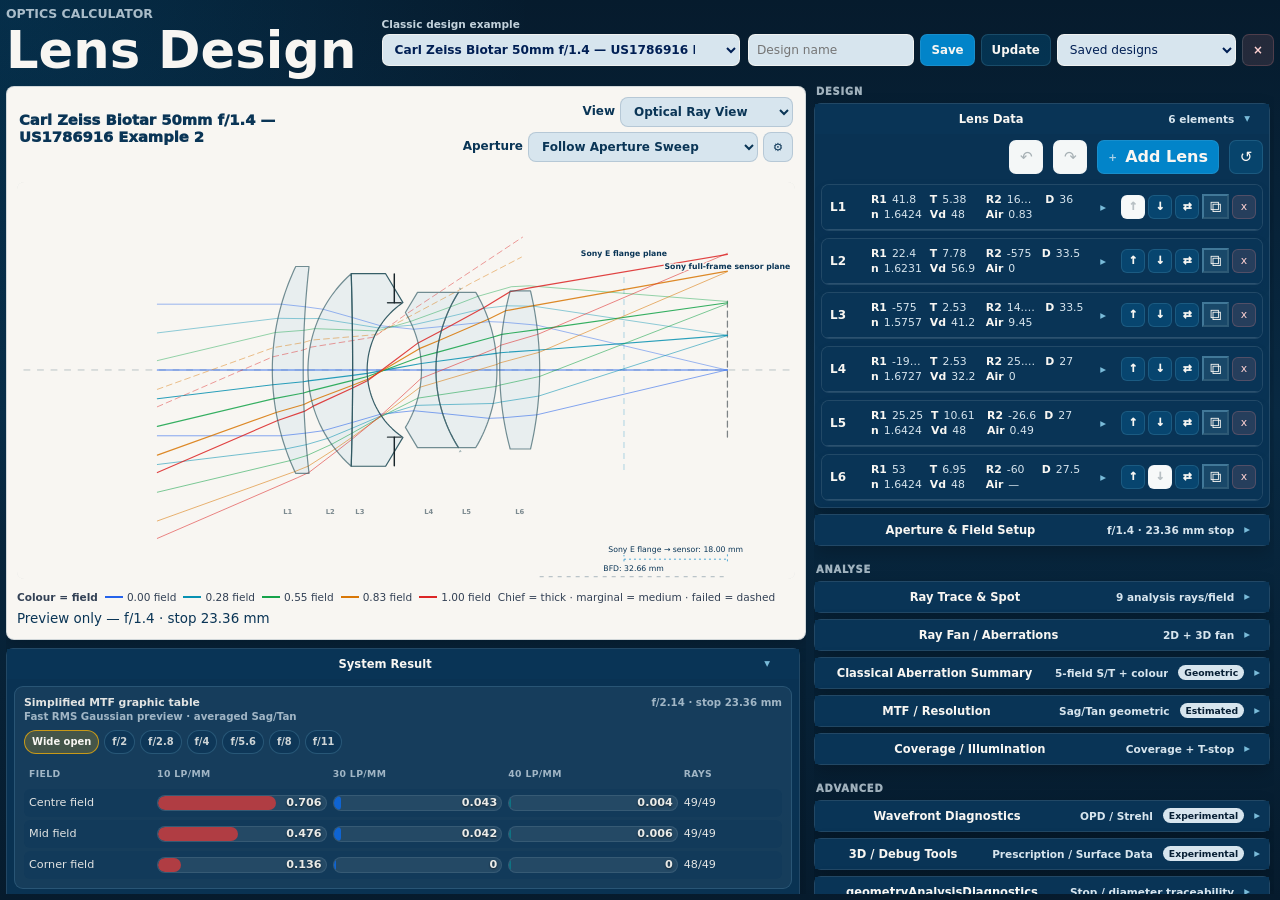
<file: index.html>
<!doctype html>
<html lang="en">
  <head>
    <meta charset="utf-8">
    <meta name="viewport" content="width=device-width, initial-scale=1">
    <title>Lens Design</title>
    <link rel="stylesheet" href="styles.css?v=20260716-auto-improve-validation-1">
  </head>
  <body>
    <main id="app" class="app-shell" aria-live="polite"></main>
    <script src="geometric-mtf-core.js?v=20260716-auto-improve-validation-1"></script>
    <script src="physical-mtf-core.js?v=20260716-auto-improve-validation-1"></script>
    <script src="physical-mtf-reference.js?v=20260716-auto-improve-validation-1"></script>
    <script src="app.js?v=20260716-auto-improve-validation-1"></script>
  </body>
</html>
</file>
<file: styles.css>
:root {
  color-scheme: light;
  --ink: #001f54;
  --muted: #486177;
  --line: #b9e3f2;
  --panel: #ffffff;
  --soft: #dff6ff;
  --teal: #0a6cf1;
  --teal-dark: #001f54;
  --coral: #c94b58;
  --amber: #ffb703;
  --blue: #0a6cf1;
  --cyan: #16c3ff;
  --red-ray: #d83a3a;
  --green-ray: #0a8f62;
  --blue-ray: #0a6cf1;
  --shadow: 0 8px 20px rgba(0, 31, 84, 0.08);
  --light-surface: #fbfdfd;
  --light-surface-raised: #f3f7f6;
  --light-surface-ink: #0a3556;
  --light-surface-muted: #486177;
  --light-surface-line: #b7c5c8;
  --light-surface-grid: #dbe5e6;
  --light-surface-axis: #66727a;
}

* {
  box-sizing: border-box;
}

body {
  margin: 0;
  overflow: hidden;
  min-height: 100vh;
  color: var(--ink);
  background: linear-gradient(180deg, #dff6ff 0%, #f7fcff 34%, #ffffff 100%);
  font-family: Inter, ui-sans-serif, system-ui, -apple-system, BlinkMacSystemFont, "Segoe UI", sans-serif;
}

button,
input,
select {
  font: inherit;
}

.app-shell {
  width: min(1900px, calc(100% - 20px));
  height: 100vh;
  margin: 0 auto;
  padding: 10px 0;
  overflow: hidden;
}

.app-layout {
  display: grid;
  grid-template-columns: 1fr;
  gap: 8px;
  align-items: stretch;
  height: 100%;
  min-height: 0;
  overflow: hidden;
}

.app-main {
  display: grid;
  grid-template-rows: auto minmax(0, 1fr);
  min-width: 0;
  min-height: 0;
  overflow: hidden;
}

.work-layout {
  display: grid;
  grid-template-columns: minmax(420px, 1fr) minmax(560px, 760px);
  gap: 10px;
  align-items: stretch;
  min-height: 0;
  overflow: hidden;
}

.center-workspace,
.analysis-sidebar {
  display: grid;
  gap: 8px;
  min-width: 0;
  min-height: 0;
  max-height: 100%;
  overflow-y: auto;
  overflow-x: hidden;
  overscroll-behavior: contain;
  padding-right: 6px;
  scrollbar-width: thin;
}

.center-workspace {
  grid-template-rows: auto minmax(0, 1fr);
  overflow: hidden;
  padding-right: 0;
}

.center-scroll-stack {
  display: grid;
  gap: 8px;
  min-height: 0;
  overflow-y: auto;
  overflow-x: hidden;
  overscroll-behavior: contain;
  padding-right: 6px;
  scrollbar-width: thin;
}

.center-workspace > *,
.analysis-sidebar > * {
  grid-column: 1 / -1;
  width: 100%;
}

.analysis-sidebar {
  align-content: start;
  grid-auto-rows: max-content;
}

.analysis-sidebar * {
  min-width: 0;
}

@media (max-width: 1220px) and (orientation: landscape) {
  .app-shell {
    width: min(100% - 12px, 1900px);
    padding-block: 6px;
  }

  .work-layout {
    grid-template-columns: minmax(0, 1fr) minmax(400px, 500px);
    gap: 8px;
  }

  .top-diagram .ray-diagram {
    min-height: 260px;
  }

  .stack-panel-header {
    min-height: 28px;
    padding-block: 4px;
  }
}

@media (max-width: 1400px) and (orientation: landscape) {
  .app-shell {
    width: calc(100% - 12px);
    padding-block: 6px;
  }

  .work-layout {
    grid-template-columns: minmax(0, 1fr) minmax(410px, 460px);
    gap: 8px;
  }

  .tool-header {
    gap: 10px;
    margin-bottom: 6px;
  }

  .tool-header h1 {
    font-size: clamp(2.1rem, 4vw, 3.2rem);
  }

  .header-control-row {
    gap: 8px;
  }

  .preset-select-control {
    min-width: min(320px, 42vw);
  }

  .top-diagram .diagram-panel {
    padding: 8px;
  }

  .top-diagram .ray-diagram {
    min-height: 250px;
  }

  .analysis-sidebar {
    padding-right: 4px;
  }

  .stack-panel-header {
    min-height: 28px;
    padding: 4px 8px;
  }

  .analysis-sidebar .lens-summary-toggle {
    grid-template-columns: minmax(34px, auto) minmax(0, 1fr) auto auto;
    gap: 7px;
  }

  .analysis-sidebar .lens-summary-meta {
    grid-template-columns: repeat(4, minmax(48px, max-content));
    row-gap: 2px;
    column-gap: 8px;
    white-space: normal;
  }
}

.tool-header {
  display: flex;
  gap: 14px;
  align-items: center;
  justify-content: space-between;
  margin-bottom: 8px;
  min-width: 0;
}

.header-title-block {
  flex: 0 0 auto;
}

.header-control-row {
  display: flex;
  align-items: end;
  justify-content: flex-end;
  gap: 8px;
  flex-wrap: wrap;
  min-width: 0;
}

.header-select-control {
  display: grid;
  gap: 3px;
  color: var(--muted);
  font-size: 0.66rem;
  font-weight: 850;
  min-width: 220px;
}

.preset-select-control {
  width: clamp(260px, 28vw, 420px);
}

.header-select-control select,
.saved-design-select,
.header-design-name {
  min-height: 32px;
  border: 1px solid var(--line);
  border-radius: 7px;
  background: #fff;
  color: var(--ink);
  padding: 5px 28px 5px 8px;
  font-size: 0.76rem;
}

.header-save-controls {
  display: flex;
  align-items: end;
  gap: 6px;
  flex-wrap: wrap;
  min-width: 0;
}

.header-design-name {
  width: clamp(130px, 13vw, 190px);
  padding-right: 8px;
}

.saved-design-select {
  width: clamp(150px, 14vw, 220px);
}

.compact-save-button,
.compact-delete-button {
  min-height: 32px;
  border-radius: 7px;
  padding: 0 10px;
  font-size: 0.74rem;
  font-weight: 850;
}

.compact-delete-button {
  width: 32px;
  padding: 0;
}

.eyebrow {
  margin: 0 0 3px;
  color: var(--teal-dark);
  font-size: 0.78rem;
  font-weight: 800;
  letter-spacing: 0;
  text-transform: uppercase;
}

h1 {
  margin: 0;
  font-size: clamp(1.45rem, 2.7vw, 2.25rem);
  line-height: 1.05;
  letter-spacing: 0;
}

.panel-intro {
  display: none;
  max-width: 76ch;
  margin: 0;
  color: var(--muted);
  font-size: 0.78rem;
  font-weight: 650;
  line-height: 1.45;
}

.summary-panel .panel-intro {
  grid-column: 1 / -1;
}

.toolbar {
  display: flex;
  gap: 10px;
  align-items: center;
  flex-wrap: wrap;
  justify-content: flex-end;
}

.icon-button,
.action-button {
  border: 1px solid transparent;
  border-radius: 7px;
  min-height: 34px;
  cursor: pointer;
  transition: transform 140ms ease, border-color 140ms ease, background 140ms ease;
}

.icon-button {
  width: 34px;
  display: inline-grid;
  place-items: center;
  background: var(--panel);
  color: var(--ink);
  box-shadow: 0 7px 18px rgba(0, 31, 84, 0.08);
  font-size: 0.95rem;
}

.action-button {
  display: inline-flex;
  gap: 8px;
  align-items: center;
  padding: 0 10px;
  background: var(--teal);
  color: #fff;
  font-weight: 800;
}

.icon-button:hover,
.action-button:hover {
  transform: translateY(-1px);
}

.icon-button:disabled,
.action-button:disabled {
  cursor: not-allowed;
  color: #a7b1b5;
  background: #f4f7f7;
  border-color: var(--line);
  box-shadow: none;
  transform: none;
}

.icon-button:focus-visible,
.action-button:focus-visible,
.preset-button:focus-visible,
.save-button:focus-visible,
.saved-load:focus-visible,
.saved-delete:focus-visible,
.diagram-toggle:focus-visible,
.type-button:focus-visible,
.step-button:focus-visible,
.order-button:focus-visible,
.flip-button:focus-visible,
input:focus-visible,
select:focus-visible {
  outline: 3px solid rgba(8, 127, 140, 0.24);
  outline-offset: 2px;
}

.workspace {
  display: grid;
  grid-template-columns: minmax(0, 1fr) minmax(430px, 0.95fr);
  gap: 20px;
  align-items: start;
}

.input-zone,
.result-zone {
  display: grid;
  gap: 14px;
}

.top-diagram {
  display: grid;
  place-items: center;
  margin: 0 0 10px;
}

.top-diagram .diagram-panel {
  width: 100%;
}

.top-diagram .ray-diagram {
  min-height: clamp(300px, 30vw, 430px);
}

.stack-panel {
  border: 1px solid rgba(10, 108, 241, 0.18);
  border-radius: 7px;
  background: var(--panel);
  box-shadow: 0 4px 12px rgba(0, 31, 84, 0.045);
  overflow: visible;
  align-self: start;
}

.stack-panel-header {
  width: 100%;
  min-height: 30px;
  border: 0;
  border-radius: 0;
  background: linear-gradient(180deg, #ffffff, #eefaff);
  color: var(--ink);
  display: grid;
  grid-template-columns: minmax(0, 1fr) auto auto auto;
  align-items: center;
  gap: 10px;
  padding: 5px 9px;
  font-size: 0.72rem;
  font-weight: 900;
  cursor: pointer;
}

.stack-panel-title,
.stack-panel-summary {
  min-width: 0;
  overflow: hidden;
  text-overflow: ellipsis;
  white-space: nowrap;
}

.stack-panel-summary {
  color: var(--muted);
  font-size: 0.66rem;
  font-weight: 760;
}

.stack-panel-badges {
  display: inline-flex;
  gap: 4px;
  align-items: center;
}

.stack-panel-badges span {
  border-radius: 999px;
  padding: 2px 6px;
  color: #071f34;
  background: #d7e5ee;
  font-size: 0.58rem;
  font-weight: 900;
}

.workflow-group {
  display: grid;
  gap: 6px;
}

.workflow-group + .workflow-group {
  margin-top: 10px;
}

.workflow-group-title {
  margin: 0;
  padding: 0 2px;
  color: rgba(215, 229, 238, 0.74);
  font-size: 0.62rem;
  font-weight: 950;
  letter-spacing: 0.08em;
  text-transform: uppercase;
}

.workflow-group-panels {
  display: grid;
  gap: 6px;
}

.sub-analysis-section {
  margin-top: 8px;
  border: 1px solid rgba(215, 229, 238, 0.14);
  border-radius: 7px;
  background: rgba(248, 246, 242, 0.04);
  overflow: hidden;
}

.sub-analysis-section > summary {
  cursor: pointer;
  padding: 6px 8px;
  color: #f8f6f2;
  font-size: 0.72rem;
  font-weight: 900;
}

.sub-analysis-section > :not(summary) {
  margin: 8px;
}

.segmented-note,
.mtf-status-strip {
  display: flex;
  flex-wrap: wrap;
  gap: 6px;
  align-items: center;
  margin-bottom: 8px;
  color: rgba(215, 229, 238, 0.82);
  font-size: 0.68rem;
  font-weight: 760;
}

.stack-panel-header:hover {
  background: #dff6ff;
}

.stack-chevron {
  color: var(--teal);
  font-size: 0.72rem;
  line-height: 1;
}

.stack-panel-body {
  padding: 7px;
  overflow: visible;
}

.stack-panel.is-collapsed .stack-panel-body {
  display: none;
}

.stack-panel-body > section {
  margin: 0;
  border: 0;
  border-radius: 0;
  box-shadow: none;
  padding: 0;
  background: transparent;
  max-height: none;
  overflow: visible;
}

.stack-panel-body > section > .panel-heading:first-child {
  display: none;
}

.design-controls {
  display: grid;
  gap: 12px;
  margin: 18px 0 0;
}

.lens-control-section {
  display: grid;
  gap: 8px;
  margin: 0;
}

.section-heading {
  display: flex;
  align-items: center;
  justify-content: space-between;
  gap: 8px;
}

.section-heading h2 {
  margin: 0;
  font-size: 0.86rem;
  letter-spacing: 0;
}

.section-heading span {
  display: block;
  margin-top: 2px;
  color: var(--muted);
  font-size: 0.66rem;
  line-height: 1.25;
  text-align: left;
}

.lens-toolbar {
  flex-shrink: 0;
}

.lens-control-actions-heading {
  justify-content: flex-end;
  margin-bottom: 2px;
}

.lens-control-section .input-zone {
  grid-template-columns: repeat(6, minmax(0, 1fr));
  gap: 7px;
  overflow: visible;
  padding: 0;
}

.analysis-sidebar .lens-control-section .input-zone {
  grid-template-columns: 1fr;
}

.lens-control-section .lens-card {
  box-shadow: 0 5px 14px rgba(0, 31, 84, 0.055);
}

.analysis-sidebar .lens-control-section .lens-card {
  display: block;
}

.lens-control-section .lens-top {
  grid-template-columns: minmax(0, 1fr) auto;
  gap: 6px;
  padding: 6px;
}

.analysis-sidebar .lens-control-section .lens-top {
  align-content: center;
  border-right: 0;
  border-bottom: 1px solid var(--line);
}

.lens-card-summary {
  background: linear-gradient(180deg, #ffffff, #f5fcff);
}

.lens-summary-toggle {
  min-width: 0;
  border: 0;
  border-radius: 6px;
  background: transparent;
  color: var(--ink);
  display: grid;
  grid-template-columns: minmax(42px, auto) minmax(0, 1fr) auto auto;
  gap: 10px;
  align-items: center;
  padding: 2px;
  text-align: left;
  cursor: pointer;
}

.lens-summary-toggle:hover {
  background: rgba(22, 195, 255, 0.12);
}

.lens-summary-title {
  font-size: 0.75rem;
  font-weight: 900;
}

.lens-summary-meta {
  color: var(--muted);
  font-size: 0.62rem;
  font-weight: 400;
  display: grid;
  grid-template-columns:
    minmax(58px, max-content)
    minmax(48px, max-content)
    minmax(68px, max-content)
    minmax(46px, max-content)
    minmax(70px, max-content)
    minmax(54px, max-content)
    minmax(54px, max-content);
  column-gap: 10px;
  align-items: baseline;
  overflow: hidden;
  text-overflow: ellipsis;
  white-space: nowrap;
}

.lens-summary-item {
  min-width: 0;
  display: grid;
  grid-template-columns: auto minmax(0, 1fr);
  column-gap: 5px;
  align-items: baseline;
}

.lens-summary-label {
  color: var(--ink);
  font-weight: 800;
}

.lens-summary-value {
  color: var(--muted);
  font-weight: 400;
  min-width: 0;
  overflow: hidden;
  text-overflow: ellipsis;
}

.lens-card-chevron {
  color: var(--teal);
  font-size: 0.72rem;
  font-weight: 900;
}

.duplicate-button {
  border-color: rgba(121, 189, 217, 0.42);
  background: rgba(121, 189, 217, 0.14);
  color: var(--ink);
}

.lens-card-body {
  display: grid;
  grid-template-columns: minmax(0, 1fr) minmax(118px, 0.28fr);
}

.lens-stack-card.is-collapsed .lens-card-body {
  display: none;
}

.lens-geometry-limit {
  grid-column: 1 / -1;
  display: flex;
  flex-wrap: wrap;
  gap: 8px 12px;
  margin: 8px 0 0;
  padding: 8px 10px;
  border: 1px solid rgba(255, 183, 3, 0.36);
  border-radius: 8px;
  background: rgba(255, 183, 3, 0.12);
  color: #fff8e3;
  font-size: 0.68rem;
}

.lens-geometry-limit strong {
  color: #ffcc45;
}

.lens-source-note {
  grid-column: 1 / -1;
  margin: 6px 0 0;
  color: #d7e5ee;
  font-size: 0.68rem;
  font-weight: 800;
}

.lens-control-section .lens-title {
  gap: 7px;
}

.lens-control-section .lens-title h2 {
  font-size: 0.82rem;
}

.lens-control-section .lens-actions {
  justify-content: start;
  gap: 3px;
}

.lens-control-section .order-button,
.lens-control-section .flip-button,
.lens-control-section .remove-button {
  width: 24px;
  height: 24px;
  min-height: 24px;
  border-radius: 6px;
  font-size: 0.68rem;
}

.lens-control-section .input-grid {
  grid-template-columns: 1fr;
  gap: 5px;
  padding: 7px;
}

.analysis-sidebar .lens-control-section .input-grid {
  grid-template-columns: repeat(5, minmax(0, 1fr));
  align-content: start;
}

.lens-control-section .type-control,
.lens-control-section .glass-control,
.lens-control-section .coating-control,
.lens-control-section .lens-asphere-control,
.lens-control-section .lens-manufacturing-control,
.lens-control-section .lens-tolerance-control,
.lens-control-section .lens-optimizer-control {
  grid-column: span 1;
}

.analysis-sidebar .lens-control-section .lens-asphere-control,
.analysis-sidebar .lens-control-section .lens-manufacturing-control,
.analysis-sidebar .lens-control-section .lens-tolerance-control,
.analysis-sidebar .lens-control-section .lens-optimizer-control {
  grid-column: 1 / -1;
}

.analysis-sidebar .lens-control-section .coating-control {
  grid-column: span 3;
  grid-template-columns: repeat(3, minmax(0, 1fr));
}

.analysis-sidebar .lens-control-section .glass-control,
.analysis-sidebar .lens-control-section .type-control {
  grid-column: span 1;
}

.lens-control-section .control-label,
.lens-control-section label,
.lens-control-section .type-control,
.lens-control-section .glass-control,
.lens-control-section .coating-control,
.lens-control-section .lens-asphere-control,
.lens-control-section .lens-manufacturing-control,
.lens-control-section .lens-tolerance-control,
.lens-control-section .lens-optimizer-control,
.lens-control-section .control {
  font-size: 0.6rem;
  gap: 3px;
  min-width: 0;
}

.lens-control-section .type-options {
  display: none;
}

.lens-control-section .type-button {
  min-height: 29px;
  padding: 4px;
  font-size: 0.6rem;
}

.lens-control-section .glass-custom-grid {
  grid-template-columns: 1fr;
  gap: 5px;
}

.lens-control-section .asphere-grid {
  grid-template-columns: 1fr;
  gap: 5px;
}

.lens-control-section .glass-readout {
  gap: 3px;
}

.lens-control-section .glass-readout span {
  padding: 2px 4px;
  font-size: 0.5rem;
}

.lens-control-section .stepper {
  grid-template-columns: 22px minmax(0, 1fr) 22px;
}

.lens-control-section .stepper input {
  min-height: 27px;
  padding: 3px;
  font-size: 0.66rem;
}

.lens-control-section .step-button {
  min-height: 27px;
  font-size: 0.72rem;
}

.lens-control-section select {
  min-height: 29px;
  padding: 4px 22px 4px 6px;
  font-size: 0.64rem;
}

.lens-control-section .control-unit {
  display: none;
}

.lens-control-section .lens-output {
  grid-template-columns: repeat(2, minmax(0, 1fr));
  gap: 4px;
  padding: 0 7px 7px;
}

.analysis-sidebar .lens-control-section .lens-output {
  grid-template-columns: 1fr;
  align-content: start;
  border-left: 1px solid var(--line);
  padding: 7px;
}

.lens-control-section .metric {
  min-height: 38px;
  padding: 5px;
}

.lens-control-section .metric-name {
  font-size: 0.54rem;
}

.lens-control-section .metric-value {
  margin-top: 2px;
  font-size: 0.7rem;
}

.lens-control-section .metric-unit {
  margin-top: 1px;
  font-size: 0.5rem;
}

.lens-control-section .warning {
  margin: 0 9px 9px;
  padding: 7px;
  font-size: 0.68rem;
}

.support-grid {
  display: grid;
  grid-template-columns: repeat(12, minmax(0, 1fr));
  gap: 14px;
  align-items: start;
  margin: 0 0 18px;
}

.center-workspace .top-diagram,
.center-workspace .system-bottom {
  margin: 0;
}

.center-workspace .spot-panel,
.center-workspace .transmission-panel,
.center-workspace .surface-panel,
.analysis-sidebar .lens-control-section,
.analysis-sidebar .sagitta-panel,
.analysis-sidebar .aperture-stop-panel,
.analysis-sidebar .ray-trace-panel,
.analysis-sidebar .ray-trace-3d-panel,
.analysis-sidebar .ray-image-circle-panel,
.analysis-sidebar .ray-fan-panel,
.analysis-sidebar .st-ray-fan-panel,
.analysis-sidebar .mtf-panel,
.analysis-sidebar .st-mtf-panel,
.analysis-sidebar .diffraction-hybrid-panel,
.analysis-sidebar .wavefront-panel,
.analysis-sidebar .wave-optics-panel,
.analysis-sidebar .poly-mtf-panel,
.analysis-sidebar .tolerance-panel,
.analysis-sidebar .optimizer-panel {
  grid-column: 1 / -1;
}

.analysis-sidebar .panel-heading {
  flex-wrap: wrap;
  align-items: flex-start;
}

.analysis-sidebar .panel-heading h3 {
  min-width: 0;
}

.analysis-sidebar svg,
.center-workspace svg {
  display: block;
  width: 100%;
  max-width: 100%;
  height: auto;
}

.system-bottom {
  margin-top: 2px;
}

.system-bottom .summary-panel {
  align-items: stretch;
}

.analysis-sidebar .input-grid,
.analysis-sidebar .lens-output,
.analysis-sidebar .mount-readout,
.analysis-sidebar .ray-trace-inputs,
.analysis-sidebar .aperture-stop-controls,
.analysis-sidebar .aperture-stop-readout,
.analysis-sidebar .ray-trace-results,
.analysis-sidebar .ray-circle-controls,
.analysis-sidebar .ray-circle-layout,
.analysis-sidebar .ray-circle-results,
.analysis-sidebar .format-coverage-grid,
.analysis-sidebar .ray-fan-controls,
.analysis-sidebar .ray-fan-toggles,
.analysis-sidebar .ray-fan-grid,
.analysis-sidebar .ray-3d-controls,
.analysis-sidebar .ray-3d-layout,
.analysis-sidebar .ray-3d-results,
.analysis-sidebar .st-ray-fan-controls,
.analysis-sidebar .st-ray-fan-grid,
.analysis-sidebar .st-ray-fan-diagnostics,
.analysis-sidebar .st-ray-fan-results,
.analysis-sidebar .st-mtf-controls,
.analysis-sidebar .st-mtf-chart-grid,
.analysis-sidebar .st-mtf-focus-grid,
.analysis-sidebar .diffraction-cutoff-grid,
.analysis-sidebar .wavefront-grid,
.analysis-sidebar .wavefront-card-metrics,
.analysis-sidebar .wave-optics-controls,
.analysis-sidebar .wave-optics-layout,
.analysis-sidebar .poly-mtf-controls,
.analysis-sidebar .poly-weight-controls,
.analysis-sidebar .poly-mtf-main,
.analysis-sidebar .poly-focus-grid,
.analysis-sidebar .tolerance-controls,
.analysis-sidebar .tolerance-criteria,
.analysis-sidebar .optimizer-controls,
.analysis-sidebar .optimizer-goals,
.analysis-sidebar .optimizer-progress-grid,
.analysis-sidebar .tolerance-result-grid,
.analysis-sidebar .mtf-focus-grid,
.analysis-sidebar .sagitta-inputs,
.analysis-sidebar .sagitta-results,
.analysis-sidebar .spot-results,
.analysis-sidebar .rgb-readout {
  grid-template-columns: 1fr;
}

.analysis-sidebar .spot-field-grid {
  grid-template-columns: 1fr;
}

.analysis-sidebar .toggle-row {
  display: flex;
  align-items: center;
  gap: 8px;
  max-width: 100%;
  overflow: hidden;
}

.analysis-sidebar .mtf-readout-table,
.analysis-sidebar .csv-export-box,
.analysis-sidebar .surface-table-wrap,
.center-workspace .surface-table-wrap {
  max-width: 100%;
  overflow-x: auto;
}

.analysis-sidebar .mtf-readout-row {
  min-width: 520px;
}

.analysis-sidebar .st-ray-fan-diagnostics {
  min-width: 0;
}

.analysis-sidebar .chart-wrap,
.analysis-sidebar .aberration-card,
.analysis-sidebar .wave-optics-card,
.analysis-sidebar .st-mtf-card {
  min-width: 0;
}

.lens-card,
.summary-panel,
.diagram-panel,
.ray-trace-panel,
.ray-trace-3d-panel,
.st-ray-fan-panel,
.spot-panel,
.mtf-panel,
.transmission-panel,
.tolerance-panel,
.optimizer-panel,
.sagitta-panel,
.image-circle-panel,
.ray-image-circle-panel,
.ray-fan-panel,
.surface-panel,
.formula-panel,
.assumption-panel {
  background: var(--panel);
  border: 1px solid var(--line);
  border-radius: 8px;
  box-shadow: var(--shadow);
}

.lens-card {
  overflow: hidden;
}

.lens-top {
  display: grid;
  grid-template-columns: 1fr auto;
  gap: 12px;
  align-items: center;
  padding: 14px;
  border-bottom: 1px solid var(--line);
}

.lens-title {
  display: flex;
  gap: 10px;
  align-items: center;
  min-width: 0;
}

.lens-title h2 {
  margin: 0;
  font-size: 1.05rem;
  letter-spacing: 0;
}

.lens-actions {
  display: flex;
  gap: 6px;
  align-items: center;
  flex-wrap: wrap;
  justify-content: flex-end;
}

.order-button,
.flip-button {
  width: 36px;
  height: 36px;
  border: 1px solid var(--line);
  border-radius: 8px;
  background: #eef5f4;
  color: var(--teal-dark);
  cursor: pointer;
  font-size: 1rem;
  font-weight: 950;
}

.order-button:hover,
.flip-button:hover {
  background: #dff1ef;
}

.remove-button {
  width: 36px;
  height: 36px;
  border: 1px solid #f1c8ce;
  border-radius: 8px;
  background: #fff5f6;
  color: var(--coral);
  cursor: pointer;
  font-size: 1.2rem;
}

.remove-button:disabled,
.order-button:disabled {
  cursor: not-allowed;
  color: #b8c0c4;
  border-color: var(--line);
  background: #f7f9f9;
}

.input-grid {
  display: grid;
  grid-template-columns: repeat(3, minmax(0, 1fr));
  gap: 12px;
  padding: 14px;
}

.lens-setup-grid {
  grid-template-columns: repeat(2, minmax(0, 1fr));
}

.preset-note {
  display: flex;
  gap: 10px;
  align-items: baseline;
  margin: -4px 0 18px;
  padding: 12px 14px;
  border: 1px solid var(--line);
  border-radius: 8px;
  background: rgba(255, 255, 255, 0.72);
  color: var(--muted);
  box-shadow: 0 8px 22px rgba(26, 40, 45, 0.06);
}

.preset-note strong {
  color: var(--ink);
  white-space: nowrap;
}

.save-panel {
  display: grid;
  grid-template-columns: minmax(240px, 360px) minmax(0, 1fr);
  gap: 12px;
  align-items: end;
  margin: 0 0 14px;
  padding: 12px;
  border: 1px solid var(--line);
  border-radius: 8px;
  background: rgba(255, 255, 255, 0.74);
  box-shadow: 0 8px 22px rgba(26, 40, 45, 0.06);
}

.save-controls {
  display: grid;
  grid-template-columns: minmax(0, 1fr) auto;
  gap: 8px;
  align-items: end;
}

.save-name {
  min-width: 0;
}

.save-button,
.update-button {
  min-height: 44px;
  border: 1px solid transparent;
  border-radius: 8px;
  padding: 0 13px;
  cursor: pointer;
  font-weight: 850;
  white-space: nowrap;
}

.save-button {
  color: #fff;
  background: var(--teal);
}

.save-button:hover {
  background: var(--teal-dark);
}

.update-button {
  color: var(--teal-dark);
  background: #eef7f6;
  border-color: #bfd8da;
}

.update-button:hover {
  background: #dff1ef;
}

.header-save-controls .save-button,
.header-save-controls .update-button,
.header-save-controls .saved-delete {
  min-height: 32px;
  border-radius: 7px;
  padding: 0 10px;
  font-size: 0.74rem;
}

.header-save-controls .saved-delete {
  width: 32px;
  border-left: 1px solid var(--line);
  padding: 0;
}

.saved-list {
  display: flex;
  flex-wrap: wrap;
  gap: 8px;
  align-items: center;
  min-height: 44px;
}

.saved-item {
  display: inline-grid;
  grid-template-columns: minmax(80px, auto) 34px;
  align-items: stretch;
}

.saved-load,
.saved-delete {
  min-height: 36px;
  border: 1px solid var(--line);
  background: #fbfdfd;
  cursor: pointer;
  font-weight: 850;
}

.saved-load {
  max-width: 190px;
  border-radius: 8px 0 0 8px;
  padding: 0 10px;
  overflow: hidden;
  text-overflow: ellipsis;
  white-space: nowrap;
}

.saved-delete {
  border-left: 0;
  border-radius: 0 8px 8px 0;
  color: var(--coral);
}

.saved-load:hover,
.saved-delete:hover {
  background: #eef5f4;
}

.empty-saved {
  color: var(--muted);
  font-size: 0.86rem;
  font-weight: 750;
}

.preset-panel {
  display: grid;
  gap: 6px;
  margin: 0 0 10px;
}

.preset-heading {
  color: var(--muted);
  font-size: 0.78rem;
  font-weight: 850;
}

.preset-options {
  display: grid;
  grid-template-columns: repeat(5, minmax(0, 1fr));
  gap: 8px;
}

.preset-group {
  overflow: hidden;
  border: 1px solid var(--line);
  border-radius: 8px;
  background: rgba(255, 255, 255, 0.78);
  box-shadow: 0 8px 22px rgba(26, 40, 45, 0.06);
}

.preset-group-summary {
  display: flex;
  min-height: 34px;
  align-items: center;
  justify-content: space-between;
  gap: 10px;
  padding: 6px 9px;
  color: var(--teal-dark);
  cursor: pointer;
  font-size: 0.8rem;
  font-weight: 900;
}

.preset-group-summary:hover {
  background: #eef5f4;
}

.preset-group-summary span:last-child {
  color: var(--muted);
  font-size: 0.72rem;
  font-weight: 850;
}

.preset-options-nested {
  padding: 6px;
  border-top: 1px solid var(--line);
  background: rgba(246, 250, 250, 0.72);
}

.preset-button {
  display: grid;
  gap: 3px;
  min-height: 32px;
  border: 1px solid var(--line);
  border-radius: 8px;
  padding: 6px 8px;
  color: var(--ink);
  background: rgba(255, 255, 255, 0.78);
  cursor: pointer;
  font-size: 0.72rem;
  font-weight: 850;
  line-height: 1.2;
  text-align: left;
  box-shadow: 0 8px 22px rgba(26, 40, 45, 0.06);
}

.preset-button small {
  color: var(--muted);
  font-size: 0.61rem;
  font-weight: 750;
  line-height: 1.1;
}

.preset-button:hover {
  border-color: #b8cfd1;
  background: #eef5f4;
}

.diagram-design-name {
  display: block;
  max-width: min(64vw, 640px);
  margin-top: 3px;
  color: var(--ink);
  font-size: 1rem;
  font-weight: 900;
  line-height: 1.25;
}

.preset-button.is-active {
  border-color: var(--teal);
  background: #dff1ef;
  color: var(--teal-dark);
  box-shadow: inset 0 0 0 1px rgba(8, 127, 140, 0.22);
}

label {
  display: grid;
  gap: 7px;
  color: var(--muted);
  font-size: 0.86rem;
  font-weight: 750;
  line-height: 1.25;
  min-width: 0;
}

.type-control,
.glass-control,
.coating-control,
.lens-tolerance-control,
.lens-optimizer-control,
.control {
  display: grid;
  gap: 7px;
  color: var(--muted);
  font-size: 0.86rem;
  font-weight: 750;
  line-height: 1.25;
  min-width: 0;
}

.type-control {
  grid-column: span 2;
}

.glass-control {
  grid-column: span 2;
}

.coating-control {
  grid-column: span 2;
  grid-template-columns: repeat(3, minmax(0, 1fr));
  gap: 8px;
}

.coating-control label {
  display: grid;
  gap: 7px;
}

.lens-tolerance-control {
  grid-column: span 2;
  border: 1px solid var(--line);
  border-radius: 8px;
  padding: 7px;
  background: #fbfdfd;
}

.lens-asphere-control {
  grid-column: span 2;
  border: 1px solid var(--line);
  border-radius: 8px;
  padding: 7px;
  background: #fbfdfd;
}

.lens-concave-display-control {
  grid-column: span 2;
  border: 1px solid rgba(121, 187, 217, 0.42);
  border-radius: 8px;
  padding: 7px;
  background: rgba(10, 53, 86, 0.72);
  color: #f8f6f2;
}

.lens-asphere-control summary,
.lens-manufacturing-control summary,
.lens-tolerance-control summary {
  cursor: pointer;
  color: var(--ink);
  font-weight: 900;
}

.lens-concave-display-control summary {
  cursor: pointer;
  color: #ffffff;
  font-weight: 900;
}

.lens-concave-display-control .manufacturing-note,
.lens-concave-display-control .control-label,
.lens-concave-display-control .control-unit,
.lens-concave-display-control .check-control {
  color: rgba(255, 255, 255, 0.86);
}

.lens-concave-display-control input[type="text"] {
  color: #f8f6f2;
  background: rgba(10, 53, 86, 0.92);
  border-color: rgba(121, 187, 217, 0.42);
}

.lens-concave-display-control .step-button {
  color: #f8f6f2;
  background: rgba(2, 132, 201, 0.28);
  border-color: rgba(121, 187, 217, 0.38);
}

.lens-manufacturing-control {
  grid-column: span 2;
  border: 1px solid var(--line);
  border-radius: 8px;
  padding: 7px;
  background: #fbfdfd;
}

.manufacturing-note {
  margin: 7px 0;
  color: var(--muted);
  font-size: 0.72rem;
  line-height: 1.35;
}

.lens-manufacturing-grid,
.lens-bevel-grid,
.manufacturing-diagnostics {
  display: grid;
  grid-template-columns: repeat(2, minmax(0, 1fr));
  gap: 6px;
}

.lens-bevel-grid {
  margin-top: 7px;
}

.concave-display-trim-side {
  display: grid;
  gap: 6px;
  margin-top: 7px;
  padding: 6px;
  border: 1px solid rgba(121, 187, 217, 0.3);
  border-radius: 6px;
  background: rgba(0, 31, 84, 0.28);
}

.concave-display-trim-side.is-inline {
  margin-top: 6px;
  padding: 6px;
  background: rgba(10, 53, 86, 0.86);
  border-color: rgba(121, 187, 217, 0.38);
  color: #f8f6f2;
}

.concave-display-trim-side.is-inline summary {
  cursor: pointer;
  color: #ffffff;
  font-size: 0.66rem;
  font-weight: 900;
}

.concave-display-trim-side.is-inline summary::marker {
  color: #79bbd9;
}

.concave-display-trim-side.is-inline .manufacturing-note,
.concave-display-trim-side.is-inline .control-label,
.concave-display-trim-side.is-inline .control-unit,
.concave-display-trim-side.is-inline .check-control {
  color: rgba(248, 246, 242, 0.84);
}

.concave-display-trim-side.is-inline .concave-display-trim-grid {
  grid-template-columns: minmax(0, 1fr);
}

.concave-display-trim-side.is-inline .stepper {
  grid-template-columns: 34px minmax(58px, 1fr) 34px;
  min-width: 0;
}

.concave-display-trim-side.is-inline input[type="text"] {
  min-width: 0;
  width: 100%;
  color: #ffffff;
  background: rgba(3, 35, 59, 0.78);
  border-color: rgba(121, 187, 217, 0.48);
  text-align: center;
}

.concave-display-trim-side.is-inline .step-button {
  min-width: 34px;
  color: #ffffff;
  background: rgba(2, 132, 201, 0.34);
  border-color: rgba(121, 187, 217, 0.42);
}

.concave-display-trim-grid {
  display: grid;
  grid-template-columns: repeat(2, minmax(0, 1fr));
  gap: 6px;
}

.lens-bevel-group {
  display: grid;
  gap: 5px;
  padding: 6px;
  border: 1px solid rgba(217, 226, 228, 0.8);
  border-radius: 6px;
}

.manufacturing-diagnostics {
  margin-top: 7px;
  grid-template-columns: repeat(3, minmax(0, 1fr));
}

.manufacturing-diagnostics .metric {
  padding: 6px;
  min-width: 0;
}

.manufacturing-warning {
  margin: 6px 0 0;
}

.asphere-note {
  margin: 7px 0;
  color: var(--muted);
  font-size: 0.74rem;
  line-height: 1.35;
}

.asphere-surface-group {
  display: grid;
  gap: 7px;
  padding-top: 7px;
  border-top: 1px solid rgba(217, 226, 228, 0.72);
}

.asphere-surface-group + .asphere-surface-group {
  margin-top: 8px;
}

.asphere-grid {
  display: grid;
  grid-template-columns: repeat(5, minmax(0, 1fr));
  gap: 6px;
}

.lens-tolerance-grid {
  display: grid;
  grid-template-columns: repeat(3, minmax(0, 1fr));
  gap: 6px;
  margin-top: 7px;
}

.lens-optimizer-control {
  grid-column: span 2;
  border: 1px solid var(--line);
  border-radius: 8px;
  padding: 7px;
  background: #fbfdfd;
}

.lens-optimizer-control summary {
  cursor: pointer;
  color: var(--ink);
  font-weight: 900;
}

.lens-optimizer-grid {
  display: grid;
  grid-template-columns: repeat(3, minmax(0, 1fr));
  gap: 6px;
  margin-top: 7px;
}

.glass-select-label {
  display: grid;
  gap: 7px;
}

.glass-custom-grid {
  display: grid;
  grid-template-columns: repeat(2, minmax(0, 1fr));
  gap: 8px;
}

.glass-readout,
.rgb-overlay-legend {
  display: flex;
  flex-wrap: wrap;
  gap: 6px;
}

.glass-readout span,
.rgb-overlay-legend span,
.catalog-note {
  border: 1px solid var(--line);
  border-radius: 8px;
  padding: 5px 7px;
  background: #fbfdfd;
  color: var(--muted);
  font-size: 0.72rem;
  font-weight: 850;
  line-height: 1.2;
}

.catalog-note {
  margin: 0;
  display: inline-block;
}

.type-options {
  display: grid;
  grid-template-columns: repeat(3, minmax(0, 1fr));
  gap: 6px;
}

.type-button {
  min-height: 44px;
  border: 1px solid var(--line);
  border-radius: 8px;
  padding: 7px 8px;
  color: var(--ink);
  background: #fbfdfd;
  cursor: pointer;
  font-size: 0.8rem;
  font-weight: 850;
  line-height: 1.2;
}

.type-button:hover {
  border-color: #b8cfd1;
  background: #eef5f4;
}

.type-button.is-active {
  border-color: var(--teal);
  background: #dff1ef;
  color: var(--teal-dark);
  box-shadow: inset 0 0 0 1px rgba(8, 127, 140, 0.22);
}

.control-label {
  color: var(--muted);
  font-size: 0.86rem;
  font-weight: 750;
}

.stepper {
  display: grid;
  grid-template-columns: 38px minmax(0, 1fr) 38px;
  align-items: center;
}

.stepper input {
  border-radius: 0;
  text-align: center;
  font-weight: 800;
}

.step-button {
  min-height: 44px;
  border: 1px solid var(--line);
  background: #eef5f4;
  color: var(--teal-dark);
  cursor: pointer;
  font-size: 1.05rem;
  font-weight: 950;
  touch-action: manipulation;
  user-select: none;
}

.step-button:first-child {
  border-radius: 8px 0 0 8px;
}

.step-button:last-child {
  border-radius: 0 8px 8px 0;
}

.step-button:hover {
  background: #dff1ef;
}

.control-unit {
  color: var(--muted);
  font-size: 0.75rem;
}

.gap-placeholder {
  min-height: 58px;
  align-content: start;
}

.placeholder-text {
  display: grid;
  min-height: 32px;
  place-items: center;
  border: 1px dashed var(--line);
  border-radius: 8px;
  color: var(--muted);
  background: #fbfdfd;
  font-weight: 800;
}

input {
  width: 100%;
  min-height: 44px;
  border: 1px solid var(--line);
  border-radius: 8px;
  padding: 9px 11px;
  color: var(--ink);
  background: #fbfdfd;
  min-width: 0;
}

select {
  width: 100%;
  min-height: 44px;
  border: 1px solid var(--line);
  border-radius: 8px;
  padding: 9px 34px 9px 11px;
  color: var(--ink);
  background: #fbfdfd;
  cursor: pointer;
  min-width: 0;
}

.lens-output {
  display: grid;
  grid-template-columns: repeat(4, minmax(0, 1fr));
  gap: 10px;
  padding: 0 14px 14px;
}

.metric {
  min-height: 76px;
  border: 1px solid var(--line);
  border-radius: 8px;
  padding: 10px;
  background: #fbfdfd;
  min-width: 0;
}

.metric-name {
  display: block;
  color: var(--ink);
  font-size: 1rem;
  font-weight: 900;
  line-height: 1.35;
  overflow-wrap: anywhere;
}

.metric-value {
  display: block;
  margin-top: 8px;
  color: var(--ink);
  font-size: clamp(1rem, 2.1vw, 1.35rem);
  font-weight: 900;
  line-height: 1.1;
  overflow-wrap: anywhere;
}

.metric-unit {
  display: block;
  margin-top: 4px;
  color: var(--muted);
  font-size: 0.76rem;
}

.warning {
  margin: 0 14px 14px;
  padding: 10px 12px;
  border-radius: 8px;
  color: #6f3d00;
  background: #fff6df;
  border: 1px solid #f4d28e;
  font-size: 0.9rem;
  line-height: 1.45;
}

.summary-panel,
.diagram-panel,
.ray-trace-panel,
.ray-trace-3d-panel,
.st-ray-fan-panel,
.spot-panel,
.mtf-panel,
.transmission-panel,
.tolerance-panel,
.optimizer-panel,
.sagitta-panel,
.image-circle-panel,
.ray-image-circle-panel,
.ray-fan-panel,
.surface-panel,
.formula-panel,
.assumption-panel {
  padding: 14px;
  min-width: 0;
}

.summary-panel {
  display: grid;
  gap: 14px;
  background:
    linear-gradient(135deg, rgba(8, 127, 140, 0.11), transparent 55%),
    var(--panel);
}

.system-result-panel {
  gap: 10px;
  padding: 8px;
  background:
    linear-gradient(135deg, rgba(121, 187, 217, 0.14), transparent 62%),
    rgba(10, 53, 86, 0.92);
}

.system-result-main-layout {
  display: grid;
  grid-template-columns: minmax(0, 1fr);
  gap: 8px;
  align-items: start;
}

.system-result-mtf-column,
.system-result-info-column {
  min-width: 0;
}

.system-result-mtf-column {
  display: grid;
  gap: 8px;
}

.system-result-info-column {
  display: grid;
  gap: 8px;
}

.system-kpi-grid {
  display: grid;
  grid-template-columns: repeat(2, minmax(0, 1fr));
  gap: 6px;
}

.system-kpi,
.system-detail-grid .metric {
  border: 1px solid rgba(215, 229, 238, 0.12);
  border-radius: 8px;
  background: rgba(248, 246, 242, 0.045);
}

.system-kpi {
  display: grid;
  gap: 2px;
  padding: 7px;
}

.system-kpi.is-primary {
  background: rgba(121, 187, 217, 0.11);
  border-color: rgba(121, 187, 217, 0.24);
}

.system-kpi .metric-name {
  font-size: 0.54rem;
  letter-spacing: 0.03em;
  line-height: 1.14;
  text-transform: uppercase;
}

.system-result-panel .system-detail-grid .metric-name {
  color: rgba(215, 229, 238, 0.86);
  font-size: 0.58rem;
  font-weight: 850;
  letter-spacing: 0.03em;
  line-height: 1.15;
  text-transform: uppercase;
}

.system-kpi .metric-value {
  color: #f8f6f2;
  font-size: 0.84rem;
  line-height: 1;
}

.system-result-panel .metric-inline-unit {
  color: rgba(215, 229, 238, 0.82);
  font-size: 0.66em;
  font-weight: 750;
  letter-spacing: 0;
  text-transform: none;
}

.system-kpi.is-primary .metric-value {
  font-size: 1.05rem;
}

.system-detail-grid {
  display: grid;
  grid-template-columns: repeat(3, minmax(0, 1fr));
  gap: 6px;
}

.system-detail-grid .metric {
  min-height: auto;
  padding: 6px;
}

.system-detail-grid .metric-value {
  font-size: 0.72rem;
}

.system-detail-grid .system-inline-metric .metric-value {
  line-height: 1.1;
}

.image-magnification-section {
  border: 1px solid rgba(215, 229, 238, 0.16);
  border-radius: 10px;
  background: rgba(248, 246, 242, 0.045);
  overflow: hidden;
}

.image-magnification-section summary {
  display: flex;
  align-items: center;
  justify-content: space-between;
  gap: 8px;
  padding: 6px 8px;
  color: #f8f6f2;
  font-size: 0.72rem;
  font-weight: 800;
  cursor: pointer;
}

.image-magnification-grid {
  display: grid;
  grid-template-columns: repeat(2, minmax(0, 1fr));
  gap: 4px;
  padding: 0 6px 6px;
}

.image-magnification-controls {
  display: grid;
  grid-template-columns: minmax(0, 1fr);
  align-items: end;
  gap: 5px;
  padding: 0 6px 6px;
}

.image-magnification-controls label {
  display: grid;
  gap: 4px;
  color: rgba(215, 229, 238, 0.88);
  font-size: 0.68rem;
  font-weight: 800;
}

.image-magnification-controls select {
  min-height: 30px;
  border-radius: 8px;
  border: 1px solid rgba(215, 229, 238, 0.28);
  background: rgba(10, 53, 86, 0.72);
  color: #f8f6f2;
  font-size: 0.7rem;
  font-weight: 800;
  padding: 4px 8px;
}

.macro-focus-current {
  color: rgba(215, 229, 238, 0.82);
  font-size: 0.62rem;
  font-weight: 800;
  white-space: normal;
}

.image-magnification-grid .metric {
  min-height: auto;
  padding: 5px;
  border-radius: 7px;
}

.image-magnification-grid .metric-value {
  font-size: 0.72rem;
  mix-blend-mode: normal;
}

.image-magnification-more {
  margin: 0 6px 6px;
  border-top: 1px solid rgba(215, 229, 238, 0.12);
}

.image-magnification-more summary {
  padding: 5px 0;
  color: rgba(215, 229, 238, 0.82);
  font-size: 0.62rem;
  font-weight: 800;
}

.image-magnification-more .image-magnification-grid {
  padding: 0 0 5px;
}

.macro-analysis-note {
  margin: 0;
  padding: 0 10px 10px;
  color: rgba(215, 229, 238, 0.78);
}

@media (max-width: 700px) {
  .image-magnification-controls {
    grid-template-columns: 1fr;
    align-items: start;
  }
}

@media (max-width: 480px) {
  .image-magnification-grid {
    grid-template-columns: 1fr;
  }
}


.system-mtf-summary {
  display: grid;
  gap: 8px;
  min-height: 100%;
  padding: 9px;
  border: 1px solid rgba(121, 187, 217, 0.2);
  border-radius: 9px;
  background: rgba(248, 246, 242, 0.055);
}

.system-mtf-heading {
  display: flex;
  align-items: start;
  justify-content: space-between;
  gap: 10px;
  color: rgba(248, 246, 242, 0.9);
  font-size: 0.68rem;
  font-weight: 850;
}

.system-mtf-heading div {
  display: grid;
  gap: 1px;
}

.system-mtf-heading span {
  color: rgba(215, 229, 238, 0.72);
  font-size: 0.64rem;
  font-weight: 750;
}

.system-mtf-aperture-row {
  display: flex;
  flex-wrap: wrap;
  gap: 5px;
}

.system-mtf-aperture-chip {
  min-height: 24px;
  padding: 4px 7px;
  border: 1px solid rgba(121, 187, 217, 0.24);
  border-radius: 999px;
  background: rgba(10, 53, 86, 0.58);
  color: rgba(248, 246, 242, 0.82);
  font-size: 0.62rem;
  font-weight: 850;
  cursor: pointer;
}

.system-mtf-aperture-chip.is-active {
  border-color: rgba(255, 183, 3, 0.7);
  background: rgba(255, 183, 3, 0.2);
  color: #f8f6f2;
}

.system-mtf-table {
  display: grid;
  gap: 3px;
  font-size: 0.7rem;
  color: rgba(248, 246, 242, 0.9);
}

.system-mtf-row {
  display: grid;
  grid-template-columns: minmax(48px, 0.72fr) repeat(3, minmax(66px, 1fr)) minmax(38px, 0.55fr);
  gap: 6px;
  align-items: center;
  min-height: 24px;
  padding: 3px 5px;
  border-radius: 6px;
  background: rgba(10, 53, 86, 0.28);
}

.system-mtf-head {
  color: rgba(215, 229, 238, 0.72);
  font-size: 0.58rem;
  font-weight: 900;
  text-transform: uppercase;
  letter-spacing: 0.04em;
  background: transparent;
}



.system-mtf-graphic-cell {
  position: relative;
  display: grid;
  min-width: 0;
  min-height: 22px;
  align-items: center;
}

.system-mtf-bar-track {
  position: absolute;
  inset: 3px 0;
  overflow: hidden;
  border-radius: 999px;
  background: rgba(248, 246, 242, 0.08);
  border: 1px solid rgba(215, 229, 238, 0.1);
}

.system-mtf-bar-fill {
  display: block;
  width: var(--mtf-value, 0%);
  height: 100%;
  min-width: 2px;
  border-radius: inherit;
  opacity: 0.78;
}

.system-mtf-frequency-10 .system-mtf-bar-fill {
  background: #d83a3a;
}

.system-mtf-frequency-30 .system-mtf-bar-fill {
  background: #0a6cf1;
}

.system-mtf-frequency-40 .system-mtf-bar-fill {
  background: #087f8c;
}

.system-mtf-bar-value {
  position: relative;
  z-index: 1;
  justify-self: end;
  padding-inline: 5px;
  color: rgba(248, 246, 242, 0.94);
  font-variant-numeric: tabular-nums;
  font-weight: 850;
  text-shadow: 0 1px 2px rgba(0, 1, 2, 0.55);
}

.system-result-mtf-column .chromatic-readout {
  margin: 0;
  padding: 6px;
  border: 1px solid rgba(121, 187, 217, 0.2);
  border-radius: 9px;
  background: rgba(248, 246, 242, 0.055);
}

.system-result-mtf-column .chromatic-readout .panel-heading {
  margin-bottom: 5px;
}

.system-result-mtf-column .chromatic-readout .panel-heading h3 {
  font-size: 0.78rem;
}

.system-result-mtf-column .chromatic-readout .badge {
  padding: 3px 7px;
  font-size: 0.58rem;
}

.system-result-panel .chromatic-readout {
  border-top: 0;
}

.system-result-panel .chromatic-grid {
  grid-template-columns: repeat(3, minmax(0, 1fr));
  gap: 4px;
}

.system-result-panel .chromatic-readout .metric {
  gap: 1px;
  min-height: 0;
  padding: 5px;
  border-radius: 7px;
}

.system-result-panel .chromatic-readout .metric-name {
  font-size: 0.58rem;
}

.system-result-panel .chromatic-readout .metric-value {
  font-size: 0.88rem;
}

.system-result-panel .chromatic-readout .metric-unit {
  font-size: 0.58rem;
  line-height: 1.15;
}

.chromatic-focus-meta {
  display: flex;
  justify-content: space-between;
  gap: 6px;
  color: rgba(215, 229, 238, 0.78);
  font-size: 0.58rem;
  font-weight: 750;
  line-height: 1.2;
}

.chromatic-paraxial-reference {
  margin-top: 0;
  color: rgba(215, 229, 238, 0.82);
  font-size: 0.58rem;
}

.chromatic-paraxial-reference summary {
  cursor: pointer;
  color: rgba(248, 246, 242, 0.9);
  font-weight: 850;
}

.chromatic-note {
  margin: 0;
  color: rgba(215, 229, 238, 0.78);
  font-size: 0.58rem;
  line-height: 1.2;
}

.panel-heading {
  display: flex;
  justify-content: space-between;
  gap: 12px;
  align-items: center;
  margin-bottom: 10px;
}

.panel-heading h2,
.panel-heading h3 {
  margin: 0;
  font-size: 1rem;
  letter-spacing: 0;
}

.badge {
  border-radius: 999px;
  padding: 6px 10px;
  color: #071f34;
  background: #d7e5ee;
  font-size: 0.78rem;
  font-weight: 850;
  white-space: nowrap;
}

.system-result-panel .badge,
.chromatic-readout .badge {
  color: #071f34;
  background: #d7e5ee;
  border: 1px solid rgba(121, 187, 217, 0.35);
}

.main-result {
  display: grid;
  gap: 4px;
}

.main-label {
  color: var(--muted);
  font-size: 0.84rem;
  font-weight: 850;
}

.main-value {
  color: var(--teal-dark);
  font-size: clamp(2rem, 6vw, 3.8rem);
  font-weight: 950;
  line-height: 1;
  overflow-wrap: anywhere;
}

.secondary-grid {
  display: grid;
  grid-template-columns: repeat(2, minmax(0, 1fr));
  gap: 10px;
}

.secondary {
  border: 1px solid var(--line);
  border-radius: 8px;
  padding: 10px;
  background: rgba(255, 255, 255, 0.68);
}

.sagitta-panel {
  display: grid;
  grid-column: span 4;
  gap: 12px;
}

.sagitta-inputs {
  display: grid;
  grid-template-columns: repeat(2, minmax(0, 1fr));
  gap: 10px;
}

.sagitta-results {
  display: grid;
  grid-template-columns: repeat(2, minmax(0, 1fr));
  gap: 10px;
}

.metrology-tabs {
  display: flex;
  flex-wrap: wrap;
  gap: 6px;
  margin: 8px 0 10px;
}

.metrology-tab {
  min-height: 30px;
  padding: 6px 10px;
  border: 1px solid rgba(121, 189, 217, 0.28);
  border-radius: 999px;
  background: rgba(10, 53, 86, 0.36);
  color: #d7e5ee;
  font-size: 0.7rem;
  font-weight: 800;
  cursor: pointer;
}

.metrology-tab.is-active {
  border-color: rgba(255, 183, 3, 0.72);
  background: rgba(255, 183, 3, 0.18);
  color: #f8f6f2;
}

.metrology-grid {
  display: grid;
  grid-template-columns: repeat(2, minmax(130px, 1fr));
  gap: 8px;
  align-items: end;
}

.metrology-status-row,
.metrology-actions {
  display: flex;
  flex-wrap: wrap;
  align-items: center;
  gap: 8px;
  margin-top: 10px;
}

.metrology-actions button,
.metrology-actions select {
  min-height: 30px;
  font-size: 0.7rem;
}

.metrology-status-badge {
  display: inline-flex;
  align-items: center;
  min-height: 24px;
  padding: 4px 8px;
  border-radius: 999px;
  font-size: 0.66rem;
  font-weight: 900;
  letter-spacing: 0.02em;
}

.metrology-status-green {
  background: rgba(46, 204, 113, 0.2);
  color: #d8ffe8;
  border: 1px solid rgba(46, 204, 113, 0.5);
}

.metrology-status-amber {
  background: rgba(255, 183, 3, 0.2);
  color: #fff2c7;
  border: 1px solid rgba(255, 183, 3, 0.56);
}

.metrology-status-red {
  background: rgba(216, 58, 58, 0.2);
  color: #ffe0e0;
  border: 1px solid rgba(216, 58, 58, 0.6);
}

.metrology-results-layout {
  display: grid;
  grid-template-columns: minmax(180px, 260px) minmax(0, 1fr);
  gap: 10px;
  margin-top: 10px;
}

.metrology-preview {
  width: 100%;
  border: 1px solid rgba(121, 189, 217, 0.24);
  border-radius: 10px;
  background: rgba(248, 246, 242, 0.96);
}

.metrology-preview text {
  fill: #0a3556;
  font-size: 9px;
  font-weight: 800;
}

.metrology-axis {
  stroke: rgba(10, 53, 86, 0.42);
  stroke-dasharray: 5 4;
}

.metrology-chord {
  stroke: #c78300;
  stroke-width: 1.4;
}

.metrology-lens-preview {
  fill: rgba(121, 189, 217, 0.28);
  stroke: #0a3556;
  stroke-width: 2;
}

.metrology-uncertainty {
  margin-top: 10px;
}

@media (max-width: 520px) {
  .metrology-grid,
  .metrology-results-layout {
    grid-template-columns: 1fr;
  }
}

.image-circle-panel {
  display: grid;
  grid-column: span 3;
  gap: 12px;
}

.image-circle-layout {
  display: grid;
  grid-template-columns: minmax(220px, 0.72fr) minmax(280px, 1fr);
  gap: 12px;
  align-items: stretch;
}

.image-circle-controls,
.image-circle-results {
  display: grid;
  gap: 10px;
}

.image-circle-results {
  grid-template-columns: repeat(4, minmax(0, 1fr));
}

.image-circle-preview {
  width: 100%;
  min-height: 230px;
  border: 1px solid var(--line);
  border-radius: 8px;
  background: #fbfdfd;
}

.preview-bg {
  fill: #fbfdfd;
}

.sensor-rect {
  fill: rgba(8, 127, 140, 0.13);
  stroke: #087f8c;
  stroke-width: 2;
}

.sensor-diagonal-guide {
  stroke: #48626a;
  stroke-width: 1.4;
  stroke-dasharray: 5 5;
}

.image-circle-shape {
  fill: rgba(8, 127, 140, 0.08);
  stroke-width: 2.2;
}

.image-circle-shape.coverage-good {
  stroke: #087f8c;
}

.image-circle-shape.coverage-warning {
  stroke: #b7791f;
  fill: rgba(183, 121, 31, 0.1);
}

.image-circle-shape.coverage-bad {
  stroke: #c94b58;
  fill: rgba(201, 75, 88, 0.09);
}

.preview-label,
.preview-small {
  fill: var(--ink);
  font-size: 12px;
  font-weight: 850;
}

.preview-small {
  fill: var(--muted);
  font-size: 11px;
}

.coverage-status {
  margin: 0;
  border: 1px solid var(--line);
  border-radius: 8px;
  padding: 9px 10px;
  font-weight: 900;
}

.coverage-good {
  color: #056343;
  background: #eefaf5;
  border-color: #a9dfcf;
}

.coverage-warning {
  color: #7a4a0b;
  background: #fff8e8;
  border-color: #ecd7ae;
}

.coverage-bad {
  color: #8d2020;
  background: #fff1f1;
  border-color: #f1c8ce;
}

.ray-image-circle-panel {
  display: grid;
  grid-column: 1 / -1;
  gap: 12px;
}

.ray-circle-controls {
  display: grid;
  grid-template-columns: repeat(3, minmax(0, 1fr));
  gap: 10px;
}

.ray-circle-layout {
  display: grid;
  grid-template-columns: minmax(360px, 1.25fr) minmax(260px, 0.75fr);
  gap: 12px;
  align-items: stretch;
}

.vignetting-chart,
.ray-circle-preview {
  width: 100%;
  min-height: 250px;
  border: 1px solid var(--line);
  border-radius: 8px;
  background: #fbfdfd;
}

.vignetting-curve {
  fill: none;
  stroke: #087f8c;
  stroke-width: 2.2;
  stroke-linecap: round;
  stroke-linejoin: round;
}

.vignetting-threshold {
  stroke: #b7791f;
  stroke-width: 1.1;
  stroke-dasharray: 6 5;
}

.full-frame-corner-line {
  stroke: #c94b58;
  stroke-width: 1.3;
  stroke-dasharray: 4 4;
}

.ray-circle-results {
  display: grid;
  grid-template-columns: repeat(4, minmax(0, 1fr));
  gap: 10px;
}

.format-coverage-grid {
  display: grid;
  grid-template-columns: repeat(3, minmax(0, 1fr));
  gap: 8px;
}

.format-coverage {
  border: 1px solid var(--line);
  border-radius: 8px;
  padding: 9px 10px;
  font-weight: 900;
  text-align: center;
}

.ray-circle-90 {
  fill: rgba(8, 127, 140, 0.08);
  stroke: #087f8c;
  stroke-width: 2.2;
}

.ray-circle-50 {
  fill: rgba(183, 121, 31, 0.07);
  stroke: #b7791f;
  stroke-width: 1.8;
}

.sensor-format-rect {
  fill: rgba(255, 255, 255, 0.1);
  stroke-width: 1.7;
}

.sensor-format-rect.coverage-good {
  stroke: #087f8c;
}

.sensor-format-rect.coverage-warning {
  stroke: #b7791f;
}

.sensor-format-rect.coverage-bad {
  stroke: #c94b58;
}

.ray-fan-panel {
  display: grid;
  grid-column: 1 / -1;
  gap: 12px;
}

.ray-fan-controls {
  display: grid;
  grid-template-columns: repeat(4, minmax(0, 1fr));
  gap: 8px;
}

.ray-fan-toggles {
  display: grid;
  grid-template-columns: repeat(4, minmax(0, 1fr));
  gap: 8px;
}

.ray-fan-grid {
  display: grid;
  grid-template-columns: repeat(2, minmax(0, 1fr));
  gap: 10px;
}

.aberration-card {
  display: grid;
  gap: 8px;
}

.aberration-card h4 {
  margin: 0;
  color: var(--ink);
  font-size: 0.9rem;
  font-weight: 900;
}

.aberration-chart {
  width: 100%;
  min-height: 210px;
  border: 1px solid var(--line);
  border-radius: 8px;
  background: #fbfdfd;
}

.aberration-curve {
  fill: none;
  stroke-width: 2;
  stroke-linecap: round;
  stroke-linejoin: round;
}

.curve-red {
  stroke: var(--red-ray);
}

.curve-green {
  stroke: var(--green-ray);
}

.curve-blue {
  stroke: var(--blue-ray);
}

.aberration-zero-line {
  stroke: #9aa9ae;
  stroke-width: 1.1;
  stroke-dasharray: 5 5;
}

.ray-trace-panel {
  display: grid;
  grid-column: 1 / -1;
  gap: 12px;
}

.ray-trace-3d-panel {
  display: grid;
  grid-column: 1 / -1;
  gap: 12px;
}

.st-ray-fan-panel {
  display: grid;
  grid-column: 1 / -1;
  gap: 12px;
}

.check-control {
  display: flex;
  grid-template-columns: none;
  gap: 8px;
  align-items: center;
}

.check-control input {
  width: 18px;
  min-height: 18px;
  accent-color: var(--teal);
}

.ray-trace-inputs,
.ray-trace-results {
  display: grid;
  grid-template-columns: minmax(220px, 1.15fr) repeat(3, minmax(150px, 1fr));
  gap: 10px;
}

.panel-step-control {
  min-width: 0;
  max-width: 178px;
}

.panel-step-control .stepper {
  grid-template-columns: 26px minmax(68px, 92px) 26px;
  justify-content: start;
}

.panel-step-control .step-button,
.panel-step-control input {
  min-height: 29px;
  font-size: 0.68rem;
  padding: 3px 5px;
}

.ray-trace-results {
  grid-template-columns: repeat(3, minmax(0, 1fr));
}

.ray-3d-controls {
  display: grid;
  grid-template-columns: minmax(180px, 0.9fr) repeat(5, minmax(130px, 1fr));
  gap: 10px;
  align-items: end;
}

.ray-3d-layout {
  display: grid;
  grid-template-columns: minmax(320px, 0.88fr) minmax(0, 1.12fr);
  gap: 10px;
  align-items: stretch;
}

.spot-3d-diagram {
  width: 100%;
  min-height: 260px;
  border: 1px solid var(--line);
  border-radius: 8px;
  background: #fbfdfd;
}

.ray-3d-results {
  display: grid;
  grid-template-columns: repeat(3, minmax(0, 1fr));
  gap: 8px;
}

.st-ray-fan-controls {
  display: grid;
  grid-template-columns: repeat(5, minmax(0, 1fr));
  gap: 8px;
  align-items: end;
}

.st-ray-fan-tools {
  display: flex;
  flex-wrap: wrap;
  gap: 8px 12px;
  align-items: center;
}

.st-copy-button {
  min-height: 36px;
  padding: 0 12px;
  font-size: 0.78rem;
}

.copy-status {
  color: var(--ink);
  font-size: 1rem;
  font-weight: 900;
}

.csv-export-box {
  width: 100%;
  min-height: 92px;
  border: 1px solid var(--line);
  border-radius: 8px;
  padding: 10px;
  color: var(--ink);
  background: #fbfdfd;
  font-family: ui-monospace, SFMono-Regular, Menlo, Consolas, monospace;
  font-size: 0.76rem;
  line-height: 1.45;
  resize: vertical;
}

.st-ray-fan-grid {
  display: grid;
  grid-template-columns: repeat(2, minmax(0, 1fr));
  gap: 10px;
}

.st-ray-fan-diagnostics {
  display: grid;
  grid-template-columns: minmax(150px, 1fr) minmax(110px, 0.8fr) minmax(150px, 1fr) minmax(110px, 0.8fr);
  overflow: hidden;
  border: 1px solid var(--line);
  border-radius: 8px;
  background: #fbfdfd;
  font-size: 0.78rem;
}

.st-ray-fan-diagnostics span {
  min-width: 0;
  padding: 7px 9px;
  border-bottom: 1px solid var(--line);
  overflow-wrap: anywhere;
}

.st-ray-fan-diagnostics span:nth-last-child(-n + 4) {
  border-bottom: 0;
}

.st-ray-fan-diagnostics [role="columnheader"] {
  color: var(--ink);
  background: #eef5f4;
  font-weight: 900;
}

.st-ray-fan-diagnostics [role="rowheader"] {
  color: var(--muted);
  font-weight: 850;
}

.st-ray-fan-results {
  display: grid;
  grid-template-columns: repeat(4, minmax(0, 1fr));
  gap: 8px;
}

.ray-warning {
  margin: 0;
}

.compact-rgb-readout {
  grid-template-columns: repeat(3, minmax(0, 1fr));
}

.field-chip-row {
  display: flex;
  flex-wrap: wrap;
  gap: 6px;
}

.field-chip {
  border: 1px solid var(--line);
  border-radius: 8px;
  padding: 5px 7px;
  color: var(--muted);
  background: #fbfdfd;
  font-size: 0.72rem;
  font-weight: 800;
}

.spot-panel {
  display: grid;
  grid-column: span 6;
  gap: 12px;
}

.spot-field-grid {
  display: grid;
  grid-template-columns: repeat(3, minmax(0, 1fr));
  gap: 10px;
}

.spot-field-card {
  display: grid;
  gap: 8px;
}

.spot-field-heading {
  display: flex;
  justify-content: space-between;
  gap: 8px;
  align-items: center;
  color: var(--ink);
  font-size: 0.84rem;
  font-weight: 850;
}

.spot-field-heading span {
  color: var(--muted);
}

.spot-diagram {
  width: 100%;
  min-height: 160px;
  border: 1px solid var(--line);
  border-radius: 8px;
  background: #fbfdfd;
}

.spot-bg {
  fill: #fbfdfd;
}

.spot-axis {
  stroke: #b7c5c8;
  stroke-width: 1;
  stroke-dasharray: 4 5;
}

.spot-rms-ring {
  fill: none;
  stroke: #087f8c;
  stroke-width: 1.2;
  opacity: 0.75;
}

.spot-max-ring {
  fill: none;
  stroke: #c94b58;
  stroke-width: 1.1;
  stroke-dasharray: 4 4;
  opacity: 0.7;
}

.spot-point {
  fill: #172126;
  opacity: 0.74;
}

.spot-red {
  fill: var(--red-ray);
}

.spot-green {
  fill: var(--green-ray);
}

.spot-blue {
  fill: var(--blue-ray);
}

.spot-chief {
  opacity: 0.95;
}

.spot-marginal {
  opacity: 0.9;
}

.spot-empty {
  fill: var(--muted);
  font-size: 12px;
  font-weight: 800;
}

.spot-results {
  display: grid;
  grid-template-columns: repeat(3, minmax(0, 1fr));
  gap: 10px;
}

.rgb-overlay-legend {
  align-items: center;
}

.rgb-legend-red {
  color: #8d2020;
  background: #fff1f1;
}

.rgb-legend-green {
  color: #056343;
  background: #eefaf5;
}

.rgb-legend-blue {
  color: #1e4896;
  background: #eef4ff;
}

.through-focus-spot-panel {
  display: grid;
  gap: 10px;
  padding: 12px;
  border: 1px solid rgba(215, 229, 238, 0.18);
  border-radius: 12px;
  background: rgba(248, 246, 242, 0.96);
  color: #2c3336;
}

.through-focus-spot-header {
  display: flex;
  justify-content: space-between;
  gap: 12px;
  align-items: start;
  border: 1px solid #9aa4a8;
  background: #f8f6f2;
}

.through-focus-spot-header > div:first-child {
  padding: 8px 10px;
  border-right: 1px solid #9aa4a8;
}

.through-focus-spot-header h4 {
  margin: 0;
  color: #2c3336;
  font-family: Georgia, "Times New Roman", serif;
  font-size: 1rem;
  line-height: 1.1;
}

.through-focus-spot-header span {
  display: block;
  margin-top: 3px;
  color: #626d72;
  font-size: 0.68rem;
  font-weight: 800;
  letter-spacing: 0.03em;
}

.through-focus-scale-bar {
  display: flex;
  align-items: center;
  gap: 8px;
  padding: 8px 10px;
  color: #626d72;
  font-family: ui-monospace, SFMono-Regular, Menlo, Monaco, Consolas, monospace;
  font-size: 0.72rem;
  white-space: nowrap;
}

.through-focus-scale-bar span {
  display: inline-block;
  width: 58px;
  height: 10px;
  border-top: 1.5px solid #626d72;
  border-left: 1.5px solid #626d72;
  border-right: 1.5px solid #626d72;
}

.through-focus-spot-grid {
  display: grid;
  grid-template-columns: minmax(64px, 0.45fr) repeat(var(--spot-focus-columns), minmax(64px, 1fr));
  gap: 8px 10px;
  align-items: center;
  overflow-x: auto;
  padding: 4px 0 2px;
}

.through-focus-corner-label,
.through-focus-column-label,
.through-focus-row-label {
  color: #626d72;
  font-family: ui-monospace, SFMono-Regular, Menlo, Monaco, Consolas, monospace;
  font-size: 0.7rem;
  font-weight: 850;
}

.through-focus-column-label {
  text-align: center;
}

.through-focus-row-label {
  display: grid;
  gap: 2px;
  justify-items: end;
  padding-right: 4px;
}

.through-focus-row-label strong {
  color: #626d72;
}

.through-focus-cell-wrap {
  display: grid;
  justify-items: center;
  gap: 3px;
}

.through-focus-spot-cell {
  width: min(74px, 100%);
  max-width: 78px;
  aspect-ratio: 1;
  background: #fbfdfd;
}

.through-focus-spot-frame {
  fill: #fbfdfd;
  stroke: #949da1;
  stroke-width: 1.1;
}

.through-focus-spot-axis {
  stroke: rgba(148, 157, 161, 0.28);
  stroke-width: 0.65;
}

.through-focus-spot-point {
  opacity: 0.68;
}

.through-focus-cell-meta {
  color: #77858a;
  font-size: 0.54rem;
  font-weight: 800;
  white-space: nowrap;
}

.through-focus-note {
  margin: 0;
  color: #626d72;
  font-size: 0.66rem;
  line-height: 1.35;
}

.mtf-panel {
  display: grid;
  grid-column: span 6;
  gap: 12px;
}

.transmission-panel {
  display: grid;
  grid-column: span 6;
  gap: 12px;
}

.tolerance-panel {
  display: grid;
  grid-column: 1 / -1;
  gap: 12px;
}

.tolerance-controls,
.tolerance-criteria {
  display: grid;
  grid-template-columns: repeat(5, minmax(120px, 1fr));
  gap: 8px;
  align-items: end;
}

.criterion-control {
  display: grid;
  grid-template-columns: auto minmax(62px, 1fr) minmax(52px, 0.8fr) auto;
  gap: 6px;
  align-items: center;
}

.tolerance-actions {
  display: flex;
  flex-wrap: wrap;
  gap: 8px;
  align-items: center;
}

.tolerance-preview,
.tolerance-worst-card {
  display: grid;
  gap: 8px;
  padding: 10px;
  border: 1px solid var(--line);
  border-radius: 8px;
  background: #fbfdfd;
}

.tolerance-change-list {
  display: grid;
  grid-template-columns: minmax(90px, 1fr) repeat(3, minmax(70px, 0.8fr));
  gap: 4px 8px;
  font-size: 0.76rem;
  color: var(--muted);
}

.tolerance-result-grid {
  display: grid;
  grid-template-columns: repeat(6, minmax(0, 1fr));
  gap: 8px;
}

.tolerance-histogram {
  width: 100%;
  min-height: 220px;
  border: 1px solid var(--line);
  border-radius: 8px;
  background: #fbfdfd;
}

.tolerance-bar {
  fill: rgba(26, 121, 101, 0.72);
}

.tolerance-readout {
  overflow-x: auto;
}

.tolerance-readout .mtf-readout-row {
  min-width: 650px;
  grid-template-columns: minmax(140px, 1.2fr) repeat(4, minmax(78px, 0.8fr));
}

.optimizer-panel {
  display: grid;
  grid-column: 1 / -1;
  gap: 12px;
}

.optimizer-controls {
  display: grid;
  grid-template-columns: repeat(5, minmax(120px, 1fr));
  gap: 8px;
  align-items: end;
}

.optimizer-goals {
  display: grid;
  grid-template-columns: repeat(5, minmax(130px, 1fr));
  gap: 8px;
}

.optimizer-actions {
  display: flex;
  flex-wrap: wrap;
  gap: 8px;
  align-items: center;
}

.optimizer-progress-grid {
  display: grid;
  grid-template-columns: repeat(5, minmax(0, 1fr));
  gap: 8px;
}

.optimizer-chart {
  width: 100%;
  min-height: 220px;
  border: 1px solid var(--line);
  border-radius: 8px;
  background: #fbfdfd;
}

.optimizer-score-line {
  fill: none;
  stroke: var(--teal);
  stroke-width: 2.4;
  stroke-linecap: round;
  stroke-linejoin: round;
}

.optimizer-comparison {
  overflow-x: auto;
}

.optimizer-comparison .mtf-readout-row {
  min-width: 620px;
  grid-template-columns: minmax(150px, 1.2fr) repeat(3, minmax(92px, 0.8fr));
}

.transmission-line-grid {
  display: grid;
  grid-template-columns: repeat(3, minmax(0, 1fr));
  gap: 8px;
}

.transmission-line-card {
  display: grid;
  gap: 4px;
  padding: 10px;
  border: 1px solid var(--line);
  border-radius: 8px;
  background: #fbfdfd;
  color: var(--muted);
  font-size: 0.78rem;
}

.transmission-line-card strong {
  color: var(--ink);
  font-size: 0.84rem;
}

.st-mtf-panel {
  display: grid;
  grid-column: 1 / -1;
  gap: 12px;
}

.diffraction-hybrid-panel {
  display: grid;
  grid-column: 1 / -1;
  gap: 12px;
}

.wavefront-panel {
  display: grid;
  grid-column: 1 / -1;
  gap: 12px;
}

.wave-optics-panel {
  display: grid;
  grid-column: 1 / -1;
  gap: 12px;
}

.poly-mtf-panel {
  grid-column: 1 / -1;
}

.mtf-mode-control {
  max-width: 260px;
}

.st-mtf-controls {
  display: grid;
  grid-template-columns: minmax(180px, 0.9fr) minmax(180px, 0.9fr) minmax(160px, 0.7fr);
  gap: 10px;
  align-items: end;
}

.st-mtf-chart-grid {
  display: grid;
  grid-template-columns: repeat(3, minmax(0, 1fr));
  gap: 10px;
}

.st-mtf-card {
  display: grid;
  gap: 8px;
}

.st-mtf-chart {
  min-height: 210px;
}

.st-mtf-tangential {
  stroke-width: 1.9;
  stroke-dasharray: 6 5;
}

.st-mtf-sagittal {
  stroke-width: 2.2;
  stroke-dasharray: none;
}

.st-mtf-readout-table {
  overflow-x: auto;
}

.st-mtf-readout-table .mtf-readout-row {
  min-width: 620px;
  grid-template-columns: minmax(170px, 1.35fr) repeat(4, minmax(66px, 0.7fr));
}

.st-mtf-focus-grid {
  display: grid;
  grid-template-columns: repeat(3, minmax(0, 1fr));
  gap: 8px;
}

.diffraction-hybrid-chart {
  min-height: 270px;
}

.diffraction-hybrid-diffraction {
  stroke-width: 1.8;
  stroke-dasharray: 2 5;
}

.diffraction-hybrid-geometric-tangential {
  stroke-width: 1.9;
}

.diffraction-hybrid-geometric-sagittal {
  stroke-width: 1.8;
  stroke-dasharray: 6 5;
}

.diffraction-hybrid-hybrid-tangential {
  stroke-width: 2.5;
  stroke-dasharray: 10 4;
}

.diffraction-hybrid-hybrid-sagittal {
  stroke-width: 2.3;
  stroke-dasharray: 10 4 2 4;
}

.diffraction-cutoff-grid {
  display: grid;
  grid-template-columns: repeat(4, minmax(0, 1fr));
  gap: 8px;
}

.diffraction-hybrid-readout {
  overflow-x: auto;
}

.diffraction-hybrid-readout .mtf-readout-row {
  min-width: 620px;
  grid-template-columns: minmax(170px, 1.35fr) repeat(4, minmax(66px, 0.7fr));
}

.wavefront-grid {
  display: grid;
  grid-template-columns: repeat(3, minmax(0, 1fr));
  gap: 10px;
}

.wavefront-card {
  display: grid;
  gap: 8px;
}

.wavefront-map {
  width: 100%;
  min-height: 220px;
  border: 1px solid var(--line);
  border-radius: 8px;
  background: #fbfdfd;
}

.wavefront-pupil {
  fill: #f7fbfb;
  stroke: #b7c5c8;
  stroke-width: 1.2;
}

.wavefront-sample {
  stroke: rgba(255, 255, 255, 0.84);
  stroke-width: 1;
}

.wavefront-card-metrics {
  display: grid;
  grid-template-columns: repeat(3, minmax(0, 1fr));
  gap: 6px;
}

.wavefront-readout {
  overflow-x: auto;
}

.wavefront-readout .mtf-readout-row {
  min-width: 760px;
  grid-template-columns: minmax(112px, 0.9fr) repeat(5, minmax(82px, 0.75fr)) minmax(70px, 0.6fr);
}

.wave-optics-controls {
  display: grid;
  grid-template-columns: repeat(3, minmax(160px, 1fr));
  gap: 10px;
  align-items: end;
}

.wave-optics-layout {
  display: grid;
  grid-template-columns: minmax(220px, 0.72fr) minmax(220px, 0.72fr) minmax(320px, 1fr);
  gap: 10px;
  align-items: stretch;
}

.wave-optics-card {
  display: grid;
  gap: 8px;
}

.wave-optics-map {
  width: 100%;
  min-height: 238px;
  border: 1px solid var(--line);
  border-radius: 8px;
  background: #fbfdfd;
}

.wave-optics-frame {
  fill: none;
  stroke: #66727a;
  stroke-width: 1;
}

.wave-optics-cut-chart {
  min-height: 238px;
}

.wave-optics-tangential {
  stroke: var(--teal);
  stroke-width: 2.2;
}

.wave-optics-sagittal {
  stroke: var(--coral);
  stroke-width: 2;
  stroke-dasharray: 6 5;
}

.wave-optics-readout {
  overflow-x: auto;
}

.wave-optics-readout .mtf-readout-row {
  min-width: 560px;
  grid-template-columns: minmax(120px, 1fr) repeat(4, minmax(70px, 0.7fr));
}

.poly-mtf-controls {
  grid-template-columns: repeat(4, minmax(150px, 1fr));
}

.poly-weight-controls {
  display: grid;
  grid-template-columns: repeat(3, minmax(120px, 1fr));
  gap: 8px;
  margin-top: -2px;
}

.poly-mtf-main {
  display: grid;
  grid-template-columns: minmax(320px, 1fr) minmax(220px, 0.42fr);
  gap: 10px;
  align-items: stretch;
}

.poly-mtf-chart {
  min-height: 250px;
}

.poly-mtf-tangential {
  stroke: var(--teal);
  stroke-width: 2.5;
}

.poly-mtf-sagittal {
  stroke: var(--coral);
  stroke-width: 2.25;
  stroke-dasharray: 6 5;
}

.poly-mtf-line {
  stroke-width: 1.35;
  opacity: 0.72;
}

.poly-mtf-red {
  stroke: #c93d45;
}

.poly-mtf-green {
  stroke: #15815f;
}

.poly-mtf-blue {
  stroke: #2f5da8;
}

.poly-mtf-dashed {
  stroke-dasharray: 4 4;
}

.poly-focus-grid {
  display: grid;
  grid-template-columns: repeat(2, minmax(0, 1fr));
  gap: 8px;
}

.poly-mtf-readout {
  overflow-x: auto;
}

.poly-mtf-readout .mtf-readout-row {
  min-width: 620px;
  grid-template-columns: minmax(132px, 1.05fr) repeat(4, minmax(70px, 0.7fr));
}

.mtf-chart {
  width: 100%;
  min-height: 260px;
  border: 1px solid var(--line);
  border-radius: 8px;
  background: #fbfdfd;
}

.mtf-bg {
  fill: #fbfdfd;
}

.mtf-axis {
  stroke: #66727a;
  stroke-width: 1.4;
}

.mtf-grid {
  stroke: #dbe5e6;
  stroke-width: 1;
}

.mtf-tick,
.mtf-label,
.mtf-empty {
  fill: var(--muted);
  font-size: 12px;
  font-weight: 800;
}

.mtf-empty {
  font-size: 14px;
}

.mtf-curve {
  fill: none;
  stroke-width: 2;
  stroke-linejoin: round;
  stroke-linecap: round;
}

.manufacturer-mtf-10 {
  stroke: #d83a3a;
}

.mtf-line-swatch.manufacturer-mtf-10 {
  color: #d83a3a;
}

.manufacturer-mtf-20 {
  stroke: #c78300;
}

.mtf-line-swatch.manufacturer-mtf-20 {
  color: #c78300;
}

.manufacturer-mtf-30 {
  stroke: #0a6cf1;
}

.mtf-line-swatch.manufacturer-mtf-30 {
  color: #0a6cf1;
}

.manufacturer-mtf-40 {
  stroke: #087f8c;
}

.mtf-line-swatch.manufacturer-mtf-40 {
  color: #087f8c;
}

.manufacturer-mtf-50 {
  stroke: #7a3fa0;
}

.mtf-line-swatch.manufacturer-mtf-50 {
  color: #7a3fa0;
}

.manufacturer-mtf-sagittal {
  stroke-width: 2.4;
  stroke-dasharray: none;
}

.manufacturer-mtf-tangential {
  stroke-width: 2.0;
  stroke-dasharray: 7 5;
}

.mtf-title {
  fill: var(--light-surface-ink);
  font-size: 12px;
  font-weight: 900;
}

.mtf-subsection,
.mtf-diagnostics-details,
.mtf-frequency-advanced {
  border: 1px solid var(--line);
  border-radius: 10px;
  padding: 10px;
  background: rgba(10, 53, 86, 0.52);
}

.mtf-subsection + .mtf-subsection,
.mtf-diagnostics-details + .mtf-diagnostics-details,
.mtf-frequency-advanced + .mtf-subsection {
  margin-top: 10px;
}

.compact-heading {
  margin-bottom: 8px;
}

.compact-heading h4 {
  margin: 0;
  font-size: 0.85rem;
}

.mtf-frequency-options {
  display: flex;
  flex-wrap: wrap;
  gap: 8px;
  margin-top: 8px;
}

.compact-diagnostic-list {
  margin: 8px 0;
  padding-left: 18px;
  color: rgba(215, 229, 238, 0.86);
  font-size: 0.72rem;
  line-height: 1.45;
}

.geometry-analysis-diagnostics {
  display: grid;
  gap: 10px;
}

.diagnostic-row-grid {
  display: grid;
  gap: 6px;
}

.diagnostic-row {
  display: grid;
  grid-template-columns: minmax(34px, auto) repeat(3, minmax(0, 1fr));
  gap: 8px;
  align-items: center;
  padding: 7px 9px;
  border: 1px solid rgba(121, 189, 217, 0.2);
  border-radius: 8px;
  background: rgba(10, 53, 86, 0.45);
  color: #f8f6f2;
  font-size: 0.68rem;
}

.diagnostic-row span {
  min-width: 0;
  color: rgba(248, 246, 242, 0.86);
  overflow: hidden;
  text-overflow: ellipsis;
  white-space: nowrap;
}

.diagnostic-summary-grid {
  display: grid;
  grid-template-columns: repeat(2, minmax(0, 1fr));
  gap: 8px;
}

.mtf-aperture-sweep-controls {
  display: grid;
  grid-template-columns: auto minmax(0, 1fr);
  grid-template-areas:
    "title focus"
    "chips chips"
    "link link";
  align-items: center;
  gap: 8px;
  margin: 10px 0;
  padding: 8px 10px;
  border: 1px solid var(--line);
  border-radius: 10px;
  background: rgba(10, 53, 86, 0.34);
}

.mtf-aperture-sweep-controls.is-frequency-mode {
  grid-template-areas:
    "title field"
    "chips chips"
    "focus focus";
}

.mtf-aperture-sweep-controls > strong {
  grid-area: title;
}

.mtf-aperture-chip-row {
  grid-area: chips;
  display: flex;
  flex-wrap: wrap;
  gap: 6px;
  min-width: 0;
}

.mtf-aperture-field-select {
  grid-area: field;
  justify-self: end;
}

.mtf-aperture-focus-select {
  grid-area: focus;
  justify-self: end;
}

.mtf-diagram-link-toggle {
  grid-area: link;
  justify-self: start;
  margin-top: 2px;
}

.mtf-diagram-link-status {
  grid-area: link;
  justify-self: end;
  color: #f8f6f2;
  font-size: 0.68rem;
  font-weight: 800;
}

.mtf-aperture-chip {
  display: inline-flex;
  align-items: center;
  justify-content: center;
  min-height: 32px;
  gap: 5px;
  padding: 5px 9px;
  border: 1px solid rgba(215, 229, 238, 0.2);
  border-radius: 999px;
  background: rgba(248, 246, 242, 0.06);
  color: rgba(248, 246, 242, 0.9);
  font-size: 0.72rem;
  font-weight: 800;
  line-height: 1;
  cursor: pointer;
}

.mtf-aperture-chip input {
  width: 14px;
  height: 14px;
  margin: 0;
}

.mtf-aperture-chip.is-active {
  color: #001f54;
  background: #79bbd9;
  border-color: #79bbd9;
}

.mtf-aperture-single-chart {
  min-width: 0;
}

.mtf-aperture-chart-grid {
  display: grid;
  grid-template-columns: repeat(auto-fit, minmax(260px, 1fr));
  gap: 10px;
}

.mtf-aperture-chart-card {
  min-width: 0;
}

.mtf-aperture-meta {
  color: var(--light-surface-muted);
  font-size: 0.72rem;
  font-weight: 800;
  margin-top: 4px;
}

.analysis-updating,
.mtf-aperture-comparison-note {
  display: flex;
  flex-wrap: wrap;
  align-items: center;
  gap: 8px;
  margin: 8px 0;
  padding: 7px 9px;
  border: 1px solid rgba(121, 189, 217, 0.35);
  border-radius: 8px;
  background: rgba(2, 132, 201, 0.16);
  color: #f8f6f2;
  font-size: 0.68rem;
  font-weight: 760;
}

.analysis-updating {
  width: fit-content;
  border-color: rgba(255, 183, 3, 0.42);
  background: rgba(255, 183, 3, 0.14);
}

.mtf-aperture-comparison-table {
  display: grid;
  grid-template-columns: minmax(76px, 1.1fr) repeat(5, minmax(54px, 0.8fr));
  gap: 1px;
  margin-top: 8px;
  overflow-x: auto;
  border: 1px solid rgba(215, 229, 238, 0.16);
  border-radius: 8px;
  background: rgba(215, 229, 238, 0.16);
}

.mtf-aperture-comparison-table span {
  min-width: 0;
  padding: 6px 7px;
  background: rgba(10, 53, 86, 0.52);
  color: rgba(248, 246, 242, 0.9);
  font-size: 0.66rem;
  font-weight: 780;
  white-space: nowrap;
}

.mtf-aperture-comparison-table [role="columnheader"] {
  color: #d7e5ee;
  background: rgba(0, 31, 84, 0.62);
}

.mtf-aperture-comparison-table [role="rowheader"] {
  color: #f8f6f2;
}

.mtf-aperture-1 {
  stroke: #0a6cf1;
}

.mtf-aperture-2 {
  stroke: #087f8c;
}

.mtf-aperture-3 {
  stroke: #c78300;
}

.mtf-aperture-4 {
  stroke: #d83a3a;
}

.mtf-aperture-sagittal {
  stroke-width: 2.4;
}

.mtf-aperture-tangential {
  stroke-width: 2.0;
  stroke-dasharray: 7 5;
}

.physical-mtf-analytic {
  stroke: #d83a3a;
  stroke-width: 2.3;
}

.physical-mtf-fft {
  stroke: #0a6cf1;
  stroke-width: 2.1;
  stroke-dasharray: 7 5;
}

.physical-mtf-cutoff {
  stroke: #c78300;
  stroke-width: 1.4;
  stroke-dasharray: 5 4;
  opacity: 0.9;
}

.physical-mtf-analytic-key::before,
.physical-mtf-fft-key::before {
  content: "";
  display: inline-block;
  width: 24px;
  height: 0;
  margin-right: 6px;
  vertical-align: middle;
  border-top: 3px solid #d83a3a;
}

.physical-mtf-fft-key::before {
  border-top-color: #0a6cf1;
  border-top-style: dashed;
}

.mtf-aperture-key::before {
  background: currentColor;
}

.mtf-aperture-key-1 {
  color: #0a6cf1;
}

.mtf-aperture-key-2 {
  color: #087f8c;
}

.mtf-aperture-key-3 {
  color: #c78300;
}

.mtf-aperture-key-4 {
  color: #d83a3a;
}

.mtf-through-focus-sagittal {
  stroke: #0a6cf1;
  stroke-width: 2.4;
}

.mtf-through-focus-tangential {
  stroke: #d83a3a;
  stroke-width: 2;
  stroke-dasharray: 7 5;
}

@media (max-width: 520px) {
  .mtf-aperture-sweep-controls {
    grid-template-columns: 1fr;
    grid-template-areas:
      "title"
      "field"
      "chips"
      "focus";
    align-items: start;
  }

  .mtf-aperture-field-select,
  .mtf-aperture-focus-select {
    justify-self: stretch;
  }
}

.mtf-swatch-legend {
  display: flex;
  flex-wrap: wrap;
  gap: 8px 12px;
  align-items: center;
  margin-top: 8px;
  color: rgba(255, 255, 255, 0.86);
  font-size: 13px;
  line-height: 1.35;
  font-weight: 800;
}

.manufacturer-combined-legend {
  align-items: stretch;
  padding: 8px 0 2px;
}

.mtf-legend-combined-items {
  display: flex;
  flex-wrap: wrap;
  gap: 8px 12px;
  align-items: center;
  width: 100%;
}

.mtf-swatch-item {
  display: inline-flex;
  gap: 6px;
  align-items: center;
}

.manufacturer-combined-legend-item {
  color: rgba(255, 255, 255, 0.9);
  font-size: 13px;
  font-weight: 850;
}

.mtf-line-swatch {
  display: inline-block;
  width: 28px;
  height: 0;
  border-top: 3px solid currentColor;
  border-radius: 999px;
}

.mtf-line-swatch.manufacturer-mtf-sagittal {
  border-top-style: solid;
}

.mtf-line-swatch.manufacturer-mtf-tangential {
  border-top-style: dashed;
}

.mtf-swatch-note {
  color: rgba(255, 255, 255, 0.82);
}

.mtf-legend-explain,
.mtf-chart-footer-chips {
  display: flex;
  flex-wrap: wrap;
  align-items: center;
  width: 100%;
}

.mtf-legend-explain {
  gap: 6px 14px;
  margin-top: 2px;
  color: rgba(255, 255, 255, 0.68);
  font-size: 12px;
  font-weight: 750;
}

.mtf-chart-footer-chips {
  gap: 6px;
  margin-top: 6px;
  padding-bottom: 4px;
  color: rgba(255, 255, 255, 0.82);
  font-size: 12px;
  line-height: 1.35;
}

.mtf-footer-chip {
  display: inline-flex;
  align-items: center;
  gap: 5px;
  min-height: 26px;
  padding: 4px 8px;
  border: 1px solid rgba(215, 229, 238, 0.22);
  border-radius: 999px;
  background: rgba(215, 229, 238, 0.08);
  color: rgba(255, 255, 255, 0.84);
  white-space: normal;
}

.mtf-footer-chip strong {
  color: rgba(255, 255, 255, 0.96);
  font-weight: 900;
}

.mtf-footer-chip.is-secondary {
  color: rgba(255, 255, 255, 0.7);
}

.mtf-coverage-marker {
  fill: #c78300;
  stroke: #f8f6f2;
  stroke-width: 1.2;
}

.mtf-coverage-label {
  fill: var(--light-surface-muted);
  font-size: 10px;
  font-weight: 850;
}

.mtf-center {
  stroke: #087f8c;
}

.mtf-mid {
  stroke: #2d5f9a;
}

.mtf-corner {
  stroke: #c94b58;
}

.mtf-legend {
  display: flex;
  flex-wrap: wrap;
  gap: 8px;
}

.mtf-legend-item {
  display: inline-flex;
  gap: 6px;
  align-items: center;
  color: var(--muted);
  font-size: 0.78rem;
  font-weight: 850;
}

.mtf-legend-item::before {
  content: "";
  width: 18px;
  height: 3px;
  border-radius: 999px;
  background: #172126;
}

.mtf-legend-center::before {
  background: #087f8c;
}

.mtf-legend-mid::before {
  background: #2d5f9a;
}

.mtf-legend-corner::before {
  background: #c94b58;
}

.mtf-readout-table {
  display: grid;
  gap: 4px;
  padding-bottom: 2px;
}

.mtf-readout-row {
  display: grid;
  grid-template-columns: minmax(92px, 1fr) minmax(86px, 0.86fr) repeat(4, minmax(48px, 0.58fr)) minmax(60px, 0.7fr);
  gap: 4px;
  align-items: stretch;
}

.mtf-readout-table-compact .mtf-readout-row {
  grid-template-columns: minmax(120px, 1.2fr) repeat(4, minmax(62px, 0.7fr));
}

.mtf-comparison-table {
  overflow-x: auto;
}

.mtf-comparison-table .mtf-readout-row {
  min-width: 680px;
  grid-template-columns: minmax(106px, 1fr) minmax(62px, 0.65fr) repeat(4, minmax(56px, 0.62fr)) minmax(58px, 0.58fr) minmax(70px, 0.7fr);
}

.physical-mtf-focus-matrix-table {
  overflow-x: auto;
}

.physical-mtf-focus-matrix-table .mtf-readout-row {
  min-width: 860px;
  grid-template-columns: minmax(138px, 1.3fr) minmax(108px, 1fr) repeat(5, minmax(82px, 0.72fr)) minmax(64px, 0.58fr);
}

.mtf-readout-row span {
  border: 1px solid var(--line);
  border-radius: 6px;
  padding: 6px 7px;
  background: #fbfdfd;
  color: var(--ink);
  font-size: 0.68rem;
  font-weight: 850;
  line-height: 1.2;
  overflow-wrap: anywhere;
}

.mtf-readout-head span {
  color: var(--muted);
  background: #f3f7f6;
  font-size: 0.62rem;
  text-transform: uppercase;
}

.mtf-focus-grid {
  display: grid;
  grid-template-columns: repeat(3, minmax(0, 1fr));
  gap: 8px;
}

.mtf-focus-card {
  display: grid;
  gap: 4px;
  border: 1px solid var(--line);
  border-radius: 8px;
  padding: 8px;
  background: #fbfdfd;
  color: var(--muted);
  font-size: 0.76rem;
  font-weight: 800;
  line-height: 1.25;
}

.mtf-focus-card strong {
  color: var(--ink);
}

.surface-panel {
  margin: 0 0 18px;
}

.surface-panel summary {
  cursor: pointer;
  color: var(--ink);
  font-weight: 900;
}

.surface-table-wrap {
  overflow-x: auto;
  margin-top: 12px;
}

.surface-table {
  width: 100%;
  border-collapse: collapse;
  min-width: 1360px;
  font-size: 0.78rem;
}

.surface-table th,
.surface-table td {
  border-bottom: 1px solid var(--line);
  padding: 8px 7px;
  text-align: left;
  white-space: nowrap;
}

.surface-table th {
  color: var(--muted);
  font-weight: 900;
  background: #f7faf9;
}

.patent-prescription-block {
  display: grid;
  gap: 10px;
  margin: 12px 0 16px;
  padding: 10px;
  border: 1px solid var(--line);
  border-radius: 8px;
  background: #fbfdfd;
}

.patent-prescription-heading {
  display: flex;
  flex-wrap: wrap;
  gap: 6px 12px;
  align-items: baseline;
}

.patent-prescription-heading span {
  color: var(--muted);
  font-size: 0.78rem;
  font-weight: 750;
}

.warning-box,
.empty-analysis-note {
  display: grid;
  gap: 5px;
  padding: 9px 10px;
  border: 1px solid rgba(190, 128, 36, 0.28);
  border-radius: 8px;
  background: #fff8ea;
  color: #704810;
  font-size: 0.76rem;
  line-height: 1.35;
}

.empty-analysis-note {
  border-color: rgba(8, 127, 140, 0.2);
  background: #eef8f6;
  color: var(--teal-dark);
}

.diagram-panel {
  display: grid;
  gap: 6px;
}

.diagram-panel.is-expanded {
  position: fixed;
  inset: 18px;
  z-index: 30;
  overflow: auto;
  padding: 18px;
  background: var(--panel);
  box-shadow: 0 28px 90px rgba(23, 33, 38, 0.28);
}

.diagram-panel.is-expanded .ray-diagram {
  min-height: min(72vh, 760px);
}

.diagram-actions {
  position: relative;
  display: inline-flex;
  gap: 6px;
  align-items: center;
  flex-wrap: wrap;
  justify-content: flex-end;
}

.diagram-toggle {
  min-height: 34px;
  border: 1px solid var(--line);
  border-radius: 8px;
  padding: 0 10px;
  color: var(--teal-dark);
  background: #eef5f4;
  cursor: pointer;
  font-size: 0.8rem;
  font-weight: 850;
}

.diagram-icon-toggle,
.diagram-source-badge {
  min-height: 34px;
  display: inline-grid;
  place-items: center;
  border: 1px solid var(--line);
  border-radius: 8px;
  padding: 0 9px;
  color: var(--teal-dark);
  background: #eef5f4;
  cursor: pointer;
  font-size: 0.72rem;
  font-weight: 900;
}

.diagram-source-badge {
  cursor: default;
}

.diagram-icon-toggle.is-active {
  color: #001f54;
  background: #ffb703;
  border-color: rgba(255, 183, 3, 0.45);
}

.zoom-badge {
  min-height: 34px;
  display: inline-grid;
  place-items: center;
  border: 1px solid #cfe1e1;
  border-radius: 8px;
  padding: 0 10px;
  color: var(--teal-dark);
  background: #f7fbfb;
  font-size: 0.8rem;
  font-weight: 850;
}

.diagram-toggle:hover {
  background: #dff1ef;
}

.ray-diagram {
  display: block;
  width: 100%;
  aspect-ratio: 47 / 24;
  min-height: 300px;
  border: 0;
  border-radius: 7px;
  background: #f8fbfb;
  cursor: grab;
  touch-action: none;
  user-select: none;
}

.ray-diagram.is-panning {
  cursor: grabbing;
}

.diagram-bg {
  fill: #f8fbfb;
}

.axis-line {
  stroke: #82939a;
  stroke-width: 1.4;
  stroke-dasharray: 7 7;
}

.sensor-line {
  stroke: url("#sensorGradient");
  stroke-width: 8;
  stroke-linecap: round;
}

.reference-image-plane-line {
  stroke: #1f2b32;
  stroke-width: 1.25;
  stroke-linecap: round;
  stroke-dasharray: 6 4;
  opacity: 0.78;
  vector-effect: non-scaling-stroke;
}

.sensor-diagonal {
  stroke: #87969c;
  stroke-width: 2;
  stroke-linecap: round;
  stroke-dasharray: 4 5;
}

.principal-plane {
  stroke: #172126;
  stroke-width: 1.4;
  stroke-dasharray: 5 5;
}

.sony-flange-line {
  stroke: #b7791f;
  stroke-width: 1.15;
  stroke-dasharray: 6 4;
  opacity: 0.72;
  vector-effect: non-scaling-stroke;
}

.mount-flange-line {
  stroke: #79bdd9;
  stroke-width: 1.05;
  stroke-dasharray: 6 5;
  opacity: 0.74;
  vector-effect: non-scaling-stroke;
}

.best-real-ray-focus-line {
  stroke: #c78300;
  stroke-width: 1.2;
  opacity: 0.9;
  vector-effect: non-scaling-stroke;
}

.best-real-ray-focus-line.focus-aligned {
  stroke: #16845f;
}

.best-real-ray-focus-line.focus-minor {
  stroke: #c78300;
}

.best-real-ray-focus-line.focus-significant {
  stroke: #d83a3a;
}

.bfd-guide-line {
  stroke: #172126;
  stroke-width: 1.05;
  stroke-dasharray: 4 5;
  opacity: 0.64;
  vector-effect: non-scaling-stroke;
}

.aperture-stop-marker line {
  stroke: #111827;
  stroke-width: 1.6;
  stroke-linecap: round;
  vector-effect: non-scaling-stroke;
}

.aperture-stop-marker .aperture-stop-cap {
  stroke-width: 1.35;
  opacity: 0.86;
}

.aperture-stop-marker text {
  fill: #111827;
  font-size: 12px;
  font-weight: 950;
  paint-order: stroke;
  stroke: #f8fbfb;
  stroke-width: 4px;
  stroke-linejoin: round;
}

.lens-shape .glass-fill {
  fill: rgba(81, 156, 169, 0.16);
  stroke: none;
}

.optical-fill-fallback {
  fill: rgba(121, 187, 217, 0.14);
  stroke: none;
  pointer-events: none;
}

.optical-fill-fallback.glass-tone-1 {
  fill: rgba(74, 139, 169, 0.12);
}

.optical-fill-fallback.glass-tone-2 {
  fill: rgba(91, 168, 151, 0.12);
}

.optical-layout-fill {
  fill: rgba(81, 156, 169, 0.18);
  stroke: none;
}

.optical-layout-fill.glass-tone-1 {
  fill: rgba(74, 139, 169, 0.16);
}

.optical-layout-fill.glass-tone-2 {
  fill: rgba(91, 168, 151, 0.16);
}

.optical-layout-surface,
.optical-aperture-edge {
  fill: none;
  stroke: #2f6470;
  stroke-width: 1.8;
  stroke-linecap: round;
  stroke-linejoin: round;
  vector-effect: non-scaling-stroke;
}

.optical-aperture-edge {
  stroke-width: 1.15;
  opacity: 0.64;
}

.requested-profile-fill {
  fill: rgba(255, 183, 3, 0.14);
  stroke: none;
  pointer-events: none;
}

.requested-profile-outline {
  fill: none;
  stroke: #ffb703;
  stroke-width: 1.8;
  stroke-dasharray: 6 4;
  stroke-linecap: round;
  stroke-linejoin: round;
  vector-effect: non-scaling-stroke;
}

.invalid-geometry-reference {
  stroke: #d83a3a;
  stroke-dasharray: 4 3;
}

.invalid-geometry-display-label {
  fill: #d83a3a;
  font-size: 8px;
  font-weight: 900;
  paint-order: stroke;
  stroke: #f8f6f2;
  stroke-width: 3px;
}

.lens-shape .glass-fill.glass-tone-1 {
  fill: rgba(74, 139, 169, 0.14);
}

.lens-shape .glass-fill.glass-tone-2 {
  fill: rgba(91, 168, 151, 0.14);
}

.lens-shape.is-clean-optical-layout .glass-fill {
  fill: rgba(81, 156, 169, 0.16);
}

.lens-shape.is-clean-optical-layout .surface-outline,
.lens-shape.is-clean-optical-layout .mechanical-edge {
  stroke: #356874;
  stroke-dasharray: none;
}

.cemented-group .glass-fill {
  stroke: none;
}

.cemented-group .glass-fill.glass-tone-0 {
  fill: rgba(81, 156, 169, 0.16);
}

.cemented-group .glass-fill.glass-tone-1 {
  fill: rgba(74, 139, 169, 0.14);
}

.cemented-group .glass-fill.glass-tone-2 {
  fill: rgba(91, 168, 151, 0.14);
}

.cemented-group.is-air-gap-constrained .glass-fill {
  fill: rgba(195, 104, 86, 0.11);
}

.lens-shape.is-air-gap-constrained .glass-fill {
  fill: rgba(195, 104, 86, 0.11);
}

.cemented-group.is-air-gap-constrained .cemented-group-outer-outline,
.cemented-group.is-air-gap-constrained .mechanical-edge,
.cemented-group.is-air-gap-constrained .bevel-edge,
.lens-shape.is-air-gap-constrained .surface-outline,
.lens-shape.is-air-gap-constrained .mechanical-edge,
.lens-shape.is-air-gap-constrained .bevel-edge {
  stroke: #b54a43;
  stroke-dasharray: 5 3;
}

.cemented-group.is-optical-estimate .cemented-group-outer-outline,
.cemented-group.is-optical-estimate .mechanical-edge,
.cemented-group.is-optical-estimate .bevel-edge,
.lens-shape.is-optical-estimate .surface-outline,
.lens-shape.is-optical-estimate .mechanical-edge,
.lens-shape.is-optical-estimate .bevel-edge {
  stroke: #356874;
  stroke-dasharray: none;
}

.cemented-group.is-optical-estimate .glass-fill,
.lens-shape.is-optical-estimate .glass-fill {
  opacity: 1;
}

.cemented-group.is-mechanically-constrained .cemented-group-outer-outline,
.cemented-group.is-mechanically-constrained .mechanical-edge,
.cemented-group.is-mechanically-constrained .bevel-edge,
.lens-shape.is-mechanically-constrained .surface-outline,
.lens-shape.is-mechanically-constrained .mechanical-edge,
.lens-shape.is-mechanically-constrained .bevel-edge {
  stroke: #b7791f;
  stroke-dasharray: 5 3;
}

.cemented-group.is-mechanically-constrained .glass-fill,
.lens-shape.is-mechanically-constrained .glass-fill {
  opacity: 1;
}

.lens-shape .surface-outline,
.lens-shape .mechanical-edge,
.lens-shape .bevel-edge,
.cemented-group .surface-outline,
.cemented-group .mechanical-edge,
.cemented-group .bevel-edge,
.cemented-group-outer-outline {
  fill: none;
  stroke: #356874;
  stroke-width: 2;
  stroke-linecap: round;
  stroke-linejoin: round;
  vector-effect: non-scaling-stroke;
}

.lens-shape .mechanical-edge {
  stroke-width: 1.6;
}

.lens-shape .bevel-edge {
  stroke-width: 1.45;
}

.cemented-group-outer-outline {
  stroke: #1f2a30;
  stroke-width: 2;
}

.cemented-group .mechanical-edge {
  stroke: #1f2a30;
  stroke-width: 1.6;
}

.cemented-group .bevel-edge {
  stroke: #1f2a30;
  stroke-width: 1.45;
}

.cemented-shared-interface {
  stroke: #486f79;
  stroke-width: 1.45;
}

.cemented-group-label,
.individual-lens-label {
  font-weight: 800;
}

.layer-annotations text,
.layer-stop text {
  paint-order: stroke;
  stroke: #f8fbfb;
  stroke-width: 3px;
  stroke-linejoin: round;
}

.ray-diagram text {
  font-size: 9px;
}

.ray-diagram .cemented-group-label,
.ray-diagram .individual-lens-label,
.ray-diagram .lens-label {
  font-size: 8px;
  font-weight: 800;
}

.ray-diagram .diagram-label,
.ray-diagram .annotation-label,
.ray-diagram .sensor-label,
.ray-diagram .flange-label,
.ray-diagram .diagram-dimension-label,
.ray-diagram .gap-guide text,
.ray-diagram .group-length-guide text,
.ray-diagram .stop-diameter-label {
  font-size: 8px;
}

.diagram-label,
.diagram-dimension-label,
.cemented-group-label,
.individual-lens-label,
.gap-guide text,
.group-length-guide text,
.stop-diameter-label {
  paint-order: stroke;
  stroke: #f8fbfb;
  stroke-width: 4px;
  stroke-linejoin: round;
}

.air-gap-mechanical-marker {
  stroke: #b7791f;
  stroke-width: 1.5;
  stroke-dasharray: 5 3;
  vector-effect: non-scaling-stroke;
}

.air-gap-debug-construction {
  fill: none;
  stroke: #b54a43;
  stroke-width: 1.2;
  stroke-dasharray: 5 3;
  vector-effect: non-scaling-stroke;
}

.air-gap-clearance-marker {
  stroke: #c76a59;
  stroke-width: 1.4;
  stroke-dasharray: 2 2;
  vector-effect: non-scaling-stroke;
}

.air-gap-warning-marker {
  fill: #a7343e;
  font-size: 10px;
  font-weight: 900;
  paint-order: stroke;
  stroke: #f8fbfb;
  stroke-width: 3px;
}

.cement-edge-relief path {
  fill: rgba(111, 153, 159, 0.2);
  stroke: #63858b;
  stroke-width: 1;
  stroke-dasharray: 2 2;
  vector-effect: non-scaling-stroke;
}

.lens-shape.is-patent-derived .glass-fill {
  fill: rgba(86, 139, 151, 0.12);
}

.lens-shape.is-patent-derived .surface-outline,
.lens-shape.is-patent-derived .mechanical-edge,
.lens-shape.is-patent-derived .bevel-edge {
  stroke: #1f2a30;
}

.lens-shape.is-edge-clipped .mechanical-edge {
  stroke-dasharray: 3 2;
}

.lens-shape.is-not-manufacturable .surface-outline {
  stroke: #b34750;
  stroke-dasharray: 5 3;
}

.geometry-warning-marker {
  fill: #a7343e;
  font-size: 11px;
  font-weight: 900;
}

.cemented-display-control {
  margin: 10px 0 0;
  padding: 8px;
  border: 1px solid var(--line);
  border-radius: 8px;
  background: rgba(251, 253, 253, 0.94);
}

.mechanical-diagnostics {
  background: #fbfdfd;
}

.diagram-view-mode-control {
  display: inline-grid;
  grid-template-columns: auto minmax(94px, 1fr);
  align-items: center;
  gap: 6px;
  color: var(--muted);
  font-size: 0.75rem;
  font-weight: 800;
}

.diagram-view-mode-control select {
  min-width: 104px;
  padding: 7px 28px 7px 9px;
}

.production-source-control select {
  min-width: 154px;
}

.cemented-display-control summary {
  cursor: pointer;
  font-weight: 900;
}

.cemented-display-grid {
  display: grid;
  grid-template-columns: repeat(4, minmax(0, 1fr));
  gap: 7px;
  margin-top: 8px;
}

.cemented-display-grid label {
  display: grid;
  grid-template-columns: 1fr auto;
  gap: 4px;
  align-items: center;
  min-width: 0;
  font-size: 0.74rem;
}

.cemented-display-grid label select,
.cemented-display-grid label input {
  grid-column: 1 / -1;
  min-width: 0;
}

.cemented-group-diagnostic {
  display: grid;
  grid-template-columns: repeat(3, minmax(0, 1fr));
  gap: 5px 10px;
  margin-top: 8px;
  padding: 7px;
  border-top: 1px solid var(--line);
  color: var(--muted);
  font-size: 0.7rem;
}

.cemented-group-diagnostic strong {
  color: var(--ink);
}

.air-gap-diagnostic-heading {
  margin: 10px 0 0;
  font-size: 0.78rem;
}

.air-gap-diagnostic {
  border-left: 3px solid #c76a59;
}

.status-good {
  color: #17664b;
  font-weight: 800;
}

.status-bad {
  color: #a7343e;
  font-weight: 800;
}

.diagram-geometry-legend {
  display: flex;
  flex-wrap: wrap;
  gap: 6px 12px;
  margin-top: 8px;
  color: var(--muted);
  font-size: 0.76rem;
}

.diagram-geometry-legend span::before {
  content: "";
  display: inline-block;
  width: 8px;
  height: 8px;
  margin-right: 5px;
  border: 1px solid var(--accent);
  background: rgba(81, 156, 169, 0.14);
}

.lens-shape text,
.diagram-label {
  fill: #243036;
  font-size: 14px;
  font-weight: 850;
  paint-order: stroke;
  stroke: #f8fbfb;
  stroke-width: 4px;
  stroke-linejoin: round;
}

.lens-shape.is-patent-derived text {
  fill: #1f2a30;
}

.lens-shape .asphere-label {
  fill: #7a3f00;
  font-size: 11px;
  font-weight: 950;
}

.surface-row-stop {
  background: rgba(17, 24, 39, 0.06);
  font-weight: 850;
}

.diagram-small {
  fill: #66727a;
  font-size: 12px;
  font-weight: 750;
  paint-order: stroke;
  stroke: #f8fbfb;
  stroke-width: 3px;
  stroke-linejoin: round;
}

.ray {
  fill: none;
  stroke-width: 1.05;
  stroke-linecap: round;
  stroke-linejoin: round;
  opacity: 0.7;
}

.ray-red {
  stroke: var(--red-ray);
}

.ray-green {
  stroke: var(--green-ray);
}

.ray-blue {
  stroke: var(--blue-ray);
}

.real-ray {
  fill: none;
  stroke: #111827;
  stroke-width: 1.1;
  stroke-linecap: round;
  stroke-linejoin: round;
  opacity: 0.62;
}

.real-ray-center {
  stroke: #087f8c;
}

.real-ray-mid {
  stroke: #2d5f9a;
}

.real-ray-corner {
  stroke: #c94b58;
}

.real-ray-red {
  stroke: var(--red-ray);
}

.real-ray-green {
  stroke: var(--green-ray);
}

.real-ray-blue {
  stroke: var(--blue-ray);
}

.real-ray-chief {
  stroke-width: 1.7;
  opacity: 0.9;
}

.real-ray-marginal {
  stroke-width: 1.45;
  opacity: 0.82;
}

.real-ray-failed {
  stroke-dasharray: 4 4;
  opacity: 0.34;
}

.real-ray-failure-marker {
  fill: #ffb703;
  stroke: #0a3556;
  stroke-width: 1.2;
  vector-effect: non-scaling-stroke;
}

.real-ray-secondary {
  opacity: 0.25;
  stroke-width: 0.55;
}

.real-ray-diagnostic {
  opacity: 0.34;
  stroke-width: 0.62;
}

.ray-diagram.render-professionalOptical .layer-glass-fill {
  display: none;
}

.ray-diagram.render-professionalOptical.has-lens-fill .layer-glass-fill {
  display: block;
}

.ray-diagram.render-professionalOptical .optical-layout-fill {
  fill: rgba(81, 156, 169, 0.04);
}

.ray-diagram.render-professionalOptical .optical-layout-fill.glass-tone-1 {
  fill: rgba(74, 139, 169, 0.035);
}

.ray-diagram.render-professionalOptical .optical-layout-fill.glass-tone-2 {
  fill: rgba(91, 168, 151, 0.035);
}

.ray-diagram.render-professionalOptical .optical-layout-surface,
.ray-diagram.render-professionalOptical .surface-outline,
.ray-diagram.render-professionalOptical .cemented-shared-interface {
  stroke: #17242a;
  stroke-width: 1.25;
  opacity: 0.95;
}

.ray-diagram.render-professionalOptical .optical-aperture-edge,
.ray-diagram.render-professionalOptical .mechanical-edge,
.ray-diagram.render-professionalOptical .bevel-edge,
.ray-diagram.render-professionalOptical .cemented-group-outer-outline {
  display: none;
}

.ray-diagram.render-professionalOptical .aperture-stop-bar,
.ray-diagram.render-professionalOptical .aperture-stop-marker line {
  stroke: #17242a;
  stroke-width: 1.5;
}

.ray-diagram.render-professionalOptical .sensor-line,
.ray-diagram.render-professionalOptical .bfd-guide-line,
.ray-diagram.render-professionalOptical .sony-flange-line {
  stroke: #7d8b91;
  stroke-width: 1;
  opacity: 0.72;
}

.ray-diagram.render-professionalOptical .axis-line {
  stroke: #aebbc0;
  opacity: 0.55;
}

.ray-diagram.render-professionalOptical .real-ray {
  stroke: #0a6cf1;
  stroke-width: 0.85;
  opacity: 0.68;
}

.ray-diagram.render-professionalOptical .real-ray-chief {
  stroke-width: 1.25;
  opacity: 0.9;
}

.ray-diagram.render-professionalOptical .real-ray-marginal {
  stroke-width: 0.95;
  opacity: 0.78;
}

.ray-diagram.render-professionalOptical .real-ray-secondary {
  stroke-width: 0.55;
  opacity: 0.25;
}

.ray-diagram.render-professionalOptical .real-ray-diagnostic {
  stroke-width: 0.55;
  opacity: 0.36;
}

.ray-diagram.render-professionalOptical .individual-lens-label,
.ray-diagram.render-professionalOptical .cemented-group-label {
  fill: #50656f;
  opacity: 0.72;
  font-size: 7px;
}

.diagram-mode-badge {
  align-self: end;
  color: var(--light-surface-muted);
  font-size: 0.64rem;
  font-weight: 800;
  letter-spacing: 0.02em;
  text-transform: uppercase;
}

.diagram-fill-toggle {
  display: inline-flex;
  align-items: end;
  gap: 6px;
}

.diagram-options-popover {
  position: absolute;
  top: calc(100% + 8px);
  right: 0;
  z-index: 8;
  width: min(520px, calc(100vw - 28px));
  padding: 10px;
  border: 1px solid rgba(215, 229, 238, 0.22);
  border-radius: 12px;
  background: rgba(10, 53, 86, 0.96);
  box-shadow: 0 18px 42px rgba(0, 31, 84, 0.32);
}

.diagram-options-grid {
  display: grid;
  grid-template-columns: repeat(2, minmax(150px, 1fr));
  gap: 8px;
  align-items: end;
}

.diagram-options-popover .diagram-view-mode-control {
  width: 100%;
}

.diagram-options-caption {
  align-self: end;
  color: #d7e5ee;
  font-size: 0.66rem;
  font-weight: 700;
  letter-spacing: 0.01em;
}

.focus-comparison-note {
  font-weight: 800;
}

.focus-comparison-note.focus-aligned {
  color: #16845f;
}

.focus-comparison-note.focus-minor {
  color: #c78300;
}

.focus-comparison-note.focus-significant,
.focus-comparison-note.focus-invalid {
  color: #d83a3a;
}

.focus-fidelity-note {
  color: var(--light-surface-muted);
}

.diagram-reset-button {
  width: 100%;
  min-height: 34px;
  margin-top: 8px;
  border: 1px solid rgba(215, 229, 238, 0.28);
  border-radius: 9px;
  color: #f8f6f2;
  background: rgba(121, 187, 217, 0.14);
  font-size: 0.72rem;
  font-weight: 850;
}

.ray-diagram.render-patentIllustration .optical-layout-fill,
.ray-diagram.render-patentIllustration .patent-illustration-fill {
  fill: rgba(121, 187, 217, 0.13);
}

.ray-diagram.render-patentIllustration .optical-layout-fill.glass-tone-1,
.ray-diagram.render-patentIllustration .patent-illustration-fill.glass-tone-1 {
  fill: rgba(91, 168, 151, 0.11);
}

.ray-diagram.render-patentIllustration .optical-layout-fill.glass-tone-2,
.ray-diagram.render-patentIllustration .patent-illustration-fill.glass-tone-2 {
  fill: rgba(74, 139, 169, 0.12);
}

.ray-diagram.render-patentIllustration .optical-layout-surface,
.ray-diagram.render-patentIllustration .surface-outline,
.ray-diagram.render-patentIllustration .cemented-shared-interface {
  stroke: #2f5862;
  stroke-width: 1.2;
  opacity: 0.94;
}

.ray-diagram.render-patentIllustration .lens-shape.is-truncated-flat-land-profile .surface-outline,
.ray-diagram.render-patentIllustration .lens-shape.is-truncated-flat-land-profile .patent-illustration-boundary,
.ray-diagram.render-patentIllustration .lens-shape.is-not-manufacturable.is-truncated-flat-land-profile .surface-outline,
.ray-diagram.render-patentIllustration .lens-shape.is-optical-estimate.is-truncated-flat-land-profile .surface-outline {
  stroke: #2f5862;
  stroke-dasharray: none;
  opacity: 0.96;
}

.ray-diagram.render-patentIllustration .optical-aperture-edge {
  stroke: #2f5862;
  stroke-width: 0.85;
  opacity: 0.38;
}

.ray-diagram.render-patentIllustration .mechanical-edge,
.ray-diagram.render-patentIllustration .bevel-edge,
.ray-diagram.render-patentIllustration .cemented-group-outer-outline,
.ray-diagram.render-patentIllustration .geometry-warning-marker,
.ray-diagram.render-patentIllustration .air-gap-warning-marker,
.ray-diagram.render-patentIllustration .air-gap-clearance-marker,
.ray-diagram.render-patentIllustration .air-gap-debug-construction,
.ray-diagram.render-patentIllustration .requested-profile-outline,
.ray-diagram.render-patentIllustration .requested-profile-fill {
  display: none;
}

.ray-diagram.render-patentIllustration .axis-line {
  stroke: #93a3aa;
  stroke-width: 1;
  opacity: 0.62;
}

.ray-diagram.render-patentIllustration .sensor-line,
.ray-diagram.render-patentIllustration .reference-image-plane-line,
.ray-diagram.render-patentIllustration .bfd-guide-line,
.ray-diagram.render-patentIllustration .sony-flange-line,
.ray-diagram.render-patentIllustration .mount-flange-line {
  opacity: 0.56;
}

.ray-diagram.render-patentIllustration .aperture-stop-bar,
.ray-diagram.render-patentIllustration .aperture-stop-marker line {
  stroke: #17242a;
  stroke-width: 1.45;
}

.ray-diagram.render-patentIllustration .real-ray {
  stroke: #0a6cf1;
  stroke-width: 0.8;
  opacity: 0.58;
}

.ray-diagram.render-patentIllustration .real-ray-chief {
  stroke-width: 1.2;
  opacity: 0.86;
}

.ray-diagram.render-patentIllustration .real-ray-marginal {
  stroke-width: 0.85;
  opacity: 0.68;
}

.ray-diagram.render-patentIllustration .real-ray-secondary {
  stroke-width: 0.5;
  opacity: 0.22;
}

.ray-diagram.render-patentIllustration .individual-lens-label,
.ray-diagram.render-patentIllustration .cemented-group-label {
  fill: #52656e;
  opacity: 0.74;
  font-size: 7px;
}

.focus-dot {
  stroke: #fff;
  stroke-width: 2;
}

.focus-red {
  fill: var(--red-ray);
}

.focus-green {
  fill: var(--green-ray);
}

.focus-blue {
  fill: var(--blue-ray);
}

.rgb-readout {
  display: grid;
  grid-template-columns: repeat(3, minmax(0, 1fr));
  gap: 8px;
}

.mount-readout {
  display: grid;
  grid-template-columns: repeat(3, minmax(0, 1fr));
  gap: 8px;
}

.mount-chip {
  min-height: 36px;
  display: grid;
  place-items: center;
  border: 1px solid #ecd7ae;
  border-radius: 8px;
  padding: 7px 8px;
  color: #6f430c;
  background: #fff8e8;
  font-size: 0.8rem;
  font-weight: 850;
  text-align: center;
}

.chromatic-readout {
  display: grid;
  gap: 10px;
  margin-top: 14px;
  padding-top: 14px;
  border-top: 1px solid var(--line);
}

.chromatic-grid {
  display: grid;
  grid-template-columns: repeat(4, minmax(0, 1fr));
  gap: 10px;
}

.rgb-chip {
  min-height: 36px;
  display: grid;
  place-items: center;
  border: 1px solid var(--line);
  border-radius: 8px;
  padding: 7px 8px;
  font-size: 0.78rem;
  font-weight: 850;
  text-align: center;
}

.rgb-red {
  color: #8d2020;
  background: #fff1f1;
}

.rgb-green {
  color: #056343;
  background: #eefaf5;
}

.rgb-blue {
  color: #1e4896;
  background: #eef4ff;
}

.diagram-note {
  margin: 0;
  color: var(--muted);
  font-size: 0.84rem;
  line-height: 1.45;
}

.gap-guide line {
  stroke: #9aa9ae;
  stroke-width: 1.1;
  stroke-dasharray: 3 5;
}

.gap-guide text {
  fill: #66727a;
  font-size: 11px;
  font-weight: 800;
  paint-order: stroke;
  stroke: #f8fbfb;
  stroke-width: 3px;
  stroke-linejoin: round;
}

.group-length-guide line {
  stroke: #48626a;
  stroke-width: 1.2;
}

.group-length-guide text {
  fill: #243036;
  font-size: 10px;
  font-weight: 850;
  paint-order: stroke;
  stroke: #f8fbfb;
  stroke-width: 3px;
  stroke-linejoin: round;
}

.formula-list {
  display: grid;
  gap: 10px;
  margin: 0;
}

.formula-row {
  display: grid;
  gap: 4px;
  padding: 10px 0;
  border-top: 1px solid var(--line);
}

.formula-row:first-child {
  border-top: 0;
  padding-top: 0;
}

.formula-row dt {
  color: var(--muted);
  font-size: 0.82rem;
  font-weight: 850;
}

.formula-row dd {
  margin: 0;
  font-family: "SFMono-Regular", Consolas, "Liberation Mono", monospace;
  font-size: 0.95rem;
  line-height: 1.45;
  overflow-wrap: anywhere;
}

.assumption-panel p {
  margin: 0;
  color: var(--muted);
  font-size: 0.93rem;
  line-height: 1.55;
}

@media (max-width: 880px) {
  body {
    overflow: auto;
  }

  .app-shell {
    height: auto;
    overflow: visible;
    padding: 18px 0 36px;
  }

  .app-layout {
    height: auto;
    overflow: visible;
  }

  .app-main {
    display: block;
    overflow: visible;
  }

  .work-layout {
    grid-template-columns: 1fr;
    overflow: visible;
  }

  .center-workspace,
  .analysis-sidebar {
    max-height: none;
    overflow: visible;
    padding-right: 0;
  }

  .analysis-sidebar .lens-control-section .lens-card {
    grid-template-columns: 1fr;
  }

  .analysis-sidebar .lens-control-section .lens-top {
    border-right: 0;
    border-bottom: 1px solid var(--line);
  }

  .analysis-sidebar .lens-control-section .lens-output {
    border-left: 0;
    border-top: 1px solid var(--line);
    grid-template-columns: repeat(2, minmax(0, 1fr));
  }
}

@media (max-width: 1180px) and (min-width: 881px) {
  .lens-control-section .input-zone {
    grid-template-columns: repeat(2, minmax(0, 1fr));
  }

  .analysis-sidebar .lens-control-section .input-zone {
    grid-template-columns: 1fr;
  }

  .analysis-sidebar .lens-control-section .input-grid {
    grid-template-columns: repeat(3, minmax(0, 1fr));
  }
}

@media (max-width: 880px) {
  .app-layout {
    grid-template-columns: 1fr;
  }

  .tool-header,
  .workspace,
  .work-layout {
    grid-template-columns: 1fr;
  }

  .cemented-display-grid,
  .cemented-group-diagnostic {
    grid-template-columns: repeat(2, minmax(0, 1fr));
  }

  .tool-header {
    display: grid;
  }

  .header-control-row {
    justify-content: start;
  }

  .preset-select-control,
  .header-design-name,
  .saved-design-select {
    width: min(100%, 320px);
    min-width: 0;
  }

  .top-diagram .ray-diagram {
    min-height: 260px;
  }

  .toolbar {
    justify-content: start;
  }

  .section-heading {
    display: grid;
  }

  .section-heading span {
    text-align: left;
  }

  .support-grid,
  .system-bottom .summary-panel {
    grid-template-columns: 1fr;
  }

  .spot-panel {
    grid-column: span 1;
  }

  .mtf-panel {
    grid-column: span 1;
  }

  .transmission-panel {
    grid-column: span 1;
  }

  .tolerance-panel {
    grid-column: span 1;
  }

  .optimizer-panel {
    grid-column: span 1;
  }

  .st-mtf-panel {
    grid-column: span 1;
  }

  .diffraction-hybrid-panel {
    grid-column: span 1;
  }

  .wavefront-panel {
    grid-column: span 1;
  }

  .wave-optics-panel {
    grid-column: span 1;
  }

  .poly-mtf-panel {
    grid-column: span 1;
  }

  .image-circle-panel {
    grid-column: span 1;
  }

  .ray-image-circle-panel {
    grid-column: span 1;
  }

  .ray-fan-panel {
    grid-column: span 1;
  }

  .ray-trace-3d-panel {
    grid-column: span 1;
  }

  .st-ray-fan-panel {
    grid-column: span 1;
  }

  .spot-field-grid {
    grid-template-columns: 1fr;
  }

  .preset-note {
    display: grid;
  }

  .preset-options {
    grid-template-columns: repeat(2, minmax(0, 1fr));
  }

  .save-panel,
  .save-controls {
    grid-template-columns: 1fr;
  }

  .input-grid,
  .lens-output,
  .mount-readout,
  .system-bottom .secondary-grid,
  .ray-trace-inputs,
  .ray-trace-results,
  .image-circle-layout,
  .image-circle-results,
  .ray-circle-controls,
  .ray-circle-layout,
  .ray-circle-results,
  .format-coverage-grid,
  .ray-fan-controls,
  .ray-fan-toggles,
  .ray-fan-grid,
  .ray-3d-controls,
  .ray-3d-layout,
  .ray-3d-results,
  .st-ray-fan-controls,
  .st-ray-fan-grid,
  .st-ray-fan-diagnostics,
  .st-ray-fan-results,
  .st-mtf-controls,
  .st-mtf-chart-grid,
  .st-mtf-focus-grid,
  .diffraction-cutoff-grid,
  .wavefront-grid,
  .wavefront-card-metrics,
  .wave-optics-controls,
  .wave-optics-layout,
  .poly-mtf-controls,
  .poly-weight-controls,
  .poly-mtf-main,
  .poly-focus-grid,
  .transmission-line-grid,
  .coating-control,
  .lens-asphere-control,
  .lens-concave-display-control,
  .lens-tolerance-grid,
  .asphere-grid,
  .concave-display-trim-grid,
  .tolerance-controls,
  .tolerance-criteria,
  .optimizer-controls,
  .optimizer-goals,
  .optimizer-progress-grid,
  .lens-optimizer-grid,
  .tolerance-result-grid,
  .mtf-focus-grid,
  .spot-results,
  .sagitta-inputs,
  .sagitta-results,
  .rgb-readout {
    grid-template-columns: 1fr;
  }

  .type-control {
    grid-column: span 1;
  }

  .lens-control-section .input-zone {
    grid-template-columns: repeat(2, minmax(0, 1fr));
  }

  .analysis-sidebar .lens-control-section .input-zone {
    grid-template-columns: 1fr;
  }

  .analysis-sidebar .lens-control-section .input-grid {
    grid-template-columns: 1fr;
  }
}

@media (max-width: 520px) {
  .app-shell {
    width: min(100% - 20px, 1180px);
    padding-top: 18px;
  }

  .top-diagram .ray-diagram {
    min-height: 220px;
  }

  .secondary-grid {
    grid-template-columns: 1fr;
  }

  .lens-control-section .input-zone {
    grid-template-columns: 1fr;
  }

  .analysis-sidebar .lens-control-section .lens-output {
    grid-template-columns: 1fr;
  }
}

/* Compact inspector pass for non-diagram menus. */
.analysis-sidebar .stack-panel-body {
  padding: 6px;
}

.analysis-sidebar .panel-heading {
  margin-bottom: 6px;
  gap: 6px;
}

.analysis-sidebar .panel-heading h3 {
  font-size: 0.86rem;
}

.analysis-sidebar label,
.analysis-sidebar .control,
.analysis-sidebar .type-control,
.analysis-sidebar .glass-control,
.analysis-sidebar .coating-control,
.analysis-sidebar .lens-asphere-control,
.analysis-sidebar .lens-manufacturing-control,
.analysis-sidebar .lens-tolerance-control,
.analysis-sidebar .lens-optimizer-control {
  gap: 4px;
  font-size: 0.68rem;
}

.analysis-sidebar .control-label {
  font-size: 0.64rem;
}

.analysis-sidebar input,
.analysis-sidebar select {
  min-height: 31px;
  border-radius: 6px;
  padding: 5px 8px;
  font-size: 0.72rem;
  background: #f8fdff;
}

.analysis-sidebar .stepper {
  grid-template-columns: 26px minmax(0, 1fr) 26px;
}

.analysis-sidebar .step-button {
  min-height: 31px;
  color: #001f54;
  background: #dff6ff;
  border-color: #b9e3f2;
  font-size: 0.76rem;
}

.analysis-sidebar .step-button:hover {
  background: #c9f0ff;
}

.analysis-sidebar .panel-step-control {
  max-width: 176px;
}

.analysis-sidebar .panel-step-control .stepper {
  grid-template-columns: 25px minmax(68px, 92px) 25px;
  justify-content: start;
}

.analysis-sidebar .panel-step-control input,
.analysis-sidebar .panel-step-control .step-button {
  min-height: 28px;
  font-size: 0.66rem;
}

.analysis-sidebar .aperture-stop-controls,
.analysis-sidebar .ray-trace-inputs,
.analysis-sidebar .ray-circle-controls,
.analysis-sidebar .ray-fan-controls,
.analysis-sidebar .ray-3d-controls,
.analysis-sidebar .st-ray-fan-controls,
.analysis-sidebar .st-mtf-controls,
.analysis-sidebar .wave-optics-controls,
.analysis-sidebar .poly-mtf-controls,
.analysis-sidebar .tolerance-controls,
.analysis-sidebar .optimizer-controls {
  grid-template-columns: repeat(2, minmax(0, 1fr));
  gap: 7px;
  align-items: end;
}

.analysis-sidebar .aperture-stop-readout,
.analysis-sidebar .ray-trace-results,
.analysis-sidebar .ray-circle-results,
.analysis-sidebar .format-coverage-grid,
.analysis-sidebar .ray-3d-results,
.analysis-sidebar .st-ray-fan-results,
.analysis-sidebar .st-mtf-focus-grid,
.analysis-sidebar .diffraction-cutoff-grid,
.analysis-sidebar .wavefront-grid,
.analysis-sidebar .wavefront-card-metrics,
.analysis-sidebar .poly-focus-grid,
.analysis-sidebar .tolerance-result-grid,
.analysis-sidebar .optimizer-progress-grid,
.analysis-sidebar .sagitta-results,
.analysis-sidebar .spot-results,
.analysis-sidebar .rgb-readout,
.analysis-sidebar .mount-readout {
  grid-template-columns: repeat(2, minmax(0, 1fr));
  gap: 6px;
}

.analysis-sidebar .metric {
  min-height: 46px;
  padding: 6px;
  border-radius: 6px;
  background: #f8fdff;
}

.analysis-sidebar .metric-name {
  font-size: 0.58rem;
}

.analysis-sidebar .metric-value {
  margin-top: 3px;
  font-size: 0.84rem;
}

.analysis-sidebar .metric-unit {
  margin-top: 1px;
  font-size: 0.54rem;
}

.analysis-sidebar .check-control {
  min-height: 31px;
  grid-template-columns: auto minmax(0, 1fr);
  align-items: center;
}

.analysis-sidebar .check-control input {
  width: 16px;
  min-height: 16px;
  accent-color: #0a6cf1;
}

.lens-card-body > .warning {
  grid-column: 1 / -1;
}

@media (max-width: 1320px) {
  .analysis-sidebar .lens-control-section .input-grid {
    grid-template-columns: repeat(4, minmax(0, 1fr));
  }

  .analysis-sidebar .lens-card-body {
    grid-template-columns: 1fr;
  }

  .analysis-sidebar .lens-control-section .lens-output {
    border-left: 0;
    border-top: 1px solid var(--line);
    grid-template-columns: repeat(3, minmax(0, 1fr));
  }
}

/* Dark compact theme from the supplied palette. */
:root {
  color-scheme: dark;
  --ink: #f8f6f2;
  --muted: #d7e5ee;
  --line: rgba(215, 229, 238, 0.16);
  --panel: #0a3556;
  --soft: #0f3f61;
  --teal: #79bbd9;
  --teal-dark: #d7e5ee;
  --amber: #0284c9;
  --blue: #0284c9;
  --cyan: #79bbd9;
  --red-ray: #ff8f8f;
  --green-ray: #86efac;
  --blue-ray: #79bbd9;
  --shadow: 0 8px 22px rgba(0, 0, 0, 0.24);
}

body {
  background: radial-gradient(circle at top left, rgba(2, 132, 201, 0.18), transparent 34%),
    linear-gradient(180deg, #061b2d 0%, #082942 46%, #061b2d 100%);
  color: var(--ink);
}

.app-shell {
  color: var(--ink);
}

.stack-panel,
.lens-card,
.summary-panel,
.diagram-panel,
.ray-trace-panel,
.ray-trace-3d-panel,
.st-ray-fan-panel,
.spot-panel,
.mtf-panel,
.transmission-panel,
.tolerance-panel,
.optimizer-panel,
.sagitta-panel,
.image-circle-panel,
.ray-image-circle-panel,
.ray-fan-panel,
.surface-panel,
.formula-panel,
.assumption-panel {
  background: rgba(10, 53, 86, 0.92);
  border-color: rgba(215, 229, 238, 0.12);
  box-shadow: 0 7px 18px rgba(0, 0, 0, 0.2);
}

.stack-panel-header,
.lens-card-summary {
  background: rgba(10, 53, 86, 0.98);
  color: var(--ink);
}

.stack-panel-header:hover,
.lens-summary-toggle:hover {
  background: rgba(121, 187, 217, 0.12);
}

.stack-chevron,
.lens-card-chevron {
  color: #79bbd9;
}

.eyebrow,
.header-select-control,
.section-heading span,
label,
.control,
.control-label,
.metric-name,
.metric-unit,
.diagram-design-name,
.lens-summary-meta {
  color: rgba(215, 229, 238, 0.78);
}

input,
select,
.analysis-sidebar input,
.analysis-sidebar select,
.saved-design-select,
.header-design-name,
.header-select-control select {
  color: var(--ink);
  background: rgba(248, 246, 242, 0.055);
  border-color: rgba(215, 229, 238, 0.16);
}

input:focus-visible,
select:focus-visible,
button:focus-visible {
  outline: 2px solid rgba(121, 187, 217, 0.35);
  outline-offset: 1px;
}

.metric,
.analysis-sidebar .metric,
.mount-chip,
.rgb-chip,
.glass-readout span,
.rgb-overlay-legend span,
.catalog-note,
.empty-analysis-note,
.warning-box,
.lens-asphere-control,
.lens-manufacturing-control,
.lens-tolerance-control,
.lens-optimizer-control {
  background: rgba(248, 246, 242, 0.045);
  border-color: rgba(215, 229, 238, 0.12);
}

.metric-value,
.lens-summary-title,
.section-heading h2,
.panel-heading h3,
h1 {
  color: #f8f6f2;
}

.icon-button,
.action-button,
.save-button,
.update-button,
.compact-save-button,
.diagram-toggle,
.zoom-badge,
.analysis-sidebar .step-button,
.order-button,
.flip-button {
  color: #f8f6f2;
  background: rgba(2, 132, 201, 0.22);
  border-color: rgba(121, 187, 217, 0.18);
  box-shadow: none;
}

.action-button,
.save-button {
  background: #0284c9;
}

.icon-button:hover,
.action-button:hover,
.save-button:hover,
.update-button:hover,
.diagram-toggle:hover,
.analysis-sidebar .step-button:hover,
.order-button:hover,
.flip-button:hover {
  background: rgba(121, 187, 217, 0.24);
}

.remove-button,
.compact-delete-button,
.saved-delete {
  color: #ffd1d1;
  background: rgba(255, 143, 143, 0.12);
  border-color: rgba(255, 143, 143, 0.2);
}

.analysis-sidebar .aperture-stop-controls {
  display: flex;
  flex-wrap: wrap;
  align-items: end;
  gap: 8px;
}

.analysis-sidebar .aperture-stop-controls > label {
  flex: 0 1 220px;
}

.analysis-sidebar .aperture-stop-controls > .panel-step-control {
  flex: 0 0 176px;
}

.analysis-sidebar .aperture-stop-controls > .check-control {
  flex: 1 1 220px;
}

.analysis-sidebar .aperture-stop-readout {
  grid-template-columns: repeat(2, minmax(0, 1fr));
  gap: 6px;
}

.diagram-panel {
  background: rgba(10, 53, 86, 0.75);
}

.ray-diagram {
  background: #071f34;
  border-color: rgba(215, 229, 238, 0.14);
}

.diagram-bg {
  fill: #071f34;
}

.axis-line,
.sensor-diagonal {
  stroke: rgba(215, 229, 238, 0.52);
}

.principal-plane {
  stroke: #f8f6f2;
}

.sony-flange-line {
  stroke: #79bbd9;
}

.lens-shape .glass-fill,
.cemented-group .glass-fill,
.lens-shape.is-clean-optical-layout .glass-fill {
  fill: rgba(121, 187, 217, 0.2);
}

.lens-shape .surface-outline,
.lens-shape .mechanical-edge,
.lens-shape .bevel-edge,
.cemented-group .surface-outline,
.cemented-group .mechanical-edge,
.cemented-group .bevel-edge,
.cemented-group-outer-outline,
.lens-shape.is-clean-optical-layout .surface-outline,
.lens-shape.is-clean-optical-layout .mechanical-edge {
  stroke: #d7e5ee;
}

.cemented-shared-interface {
  stroke: rgba(248, 246, 242, 0.72);
}

.layer-annotations text,
.layer-stop text,
.diagram-label,
.diagram-dimension-label,
.diagram-small,
.cemented-group-label,
.individual-lens-label,
.gap-guide text,
.group-length-guide text,
.stop-diameter-label,
.aperture-stop-marker text {
  fill: #f8f6f2;
  stroke: #071f34;
}

.aperture-stop-marker line {
  stroke: #f8f6f2;
}

.diagram-note {
  color: rgba(215, 229, 238, 0.74);
}

.warning,
.warning-box,
.manufacturing-warning {
  color: #f8f6f2;
  background: rgba(2, 132, 201, 0.16);
  border-color: rgba(121, 187, 217, 0.22);
}

.surface-table th {
  background: rgba(248, 246, 242, 0.06);
}

.surface-table th,
.surface-table td {
  border-bottom-color: rgba(215, 229, 238, 0.12);
}

/* Keep the optical bench drawing readable while the rest of the UI stays dark. */
.top-diagram .diagram-panel {
  background: #f8f6f2;
  border-color: rgba(10, 53, 86, 0.16);
  color: #0a3556;
  padding: 10px;
  gap: 6px;
}

.top-diagram .diagram-panel > .panel-heading {
  padding: 0 2px 4px;
  border-bottom: 0;
  gap: 8px;
}

.top-diagram .diagram-panel > .panel-heading h2 {
  margin: 0;
}

.top-diagram .diagram-panel > .panel-heading h2.diagram-design-name {
  max-width: min(62vw, 720px);
  margin: 0;
  color: #0a3556;
  font-size: 0.92rem;
  font-weight: 950;
  line-height: 1.15;
}

.top-diagram .diagram-actions {
  gap: 5px;
}

.top-diagram .diagram-view-mode-control {
  gap: 5px;
}

.top-diagram .diagram-view-mode-control select {
  min-height: 30px;
  padding: 5px 28px 5px 9px;
}

.top-diagram .diagram-icon-toggle,
.top-diagram .zoom-badge {
  min-height: 30px;
  min-width: 30px;
  padding: 0 8px;
}

.top-diagram .panel-heading h2,
.top-diagram .diagram-design-name,
.top-diagram .diagram-view-mode-control,
.top-diagram .diagram-view-mode-control span,
.top-diagram .badge,
.top-diagram .diagram-note,
.top-diagram .cemented-display-control summary,
.top-diagram .air-gap-diagnostic-heading,
.top-diagram .cemented-group-diagnostic,
.top-diagram .status-good,
.top-diagram .status-bad {
  color: #0a3556;
}

.top-diagram .badge,
.top-diagram .zoom-badge,
.top-diagram .diagram-toggle,
.top-diagram .diagram-icon-toggle,
.top-diagram .diagram-source-badge,
.top-diagram .diagram-view-mode-control select,
.top-diagram .cemented-display-control,
.top-diagram .cemented-group-diagnostic,
.top-diagram .warning,
.top-diagram .manufacturing-warning {
  background: #d7e5ee;
  border-color: rgba(10, 53, 86, 0.16);
  color: #0a3556;
}

.top-diagram .diagram-icon-toggle.is-active {
  color: #001f54;
  background: #ffb703;
  border-color: rgba(10, 53, 86, 0.18);
}

.top-diagram .mechanical-diagnostics {
  background: #f8f6f2;
  border-color: rgba(10, 53, 86, 0.24);
  color: #0a3556;
}

.top-diagram .mechanical-diagnostics summary,
.top-diagram .mechanical-diagnostics label,
.top-diagram .mechanical-diagnostics span,
.top-diagram .mechanical-diagnostics strong,
.top-diagram .mechanical-diagnostics td,
.top-diagram .mechanical-diagnostics th,
.top-diagram .mechanical-diagnostics .metric-value,
.top-diagram .mechanical-diagnostics .metric-name,
.top-diagram .mechanical-diagnostics .unit,
.top-diagram .mechanical-diagnostics .diagram-note,
.top-diagram .mechanical-diagnostics .air-gap-diagnostic-heading,
.top-diagram .mechanical-diagnostics .cemented-group-diagnostic {
  color: #0a3556;
}

.top-diagram .mechanical-diagnostics select,
.top-diagram .mechanical-diagnostics input {
  color: #071f34;
  background: #ffffff;
  border-color: rgba(10, 53, 86, 0.26);
}

.top-diagram .mechanical-diagnostics .diagram-note {
  color: #244b63;
}

.top-diagram .mechanical-diagnostics .cemented-group-diagnostic {
  background: rgba(215, 229, 238, 0.62);
  border-top-color: rgba(10, 53, 86, 0.22);
}

.top-diagram .mechanical-diagnostics .status-good {
  color: #0d6b4c;
}

.top-diagram .mechanical-diagnostics .status-bad {
  color: #9c2f38;
}

.top-diagram .mechanical-diagnostics .warning,
.top-diagram .mechanical-diagnostics .manufacturing-warning {
  background: rgba(255, 183, 3, 0.16);
  border-color: rgba(183, 121, 31, 0.34);
  color: #5d3a05;
}

.system-bottom .mechanical-diagnostics {
  background: rgba(248, 246, 242, 0.96);
  border-color: rgba(10, 53, 86, 0.22);
  color: #0a3556;
}

.system-bottom .mechanical-diagnostics summary,
.system-bottom .mechanical-diagnostics label,
.system-bottom .mechanical-diagnostics span,
.system-bottom .mechanical-diagnostics strong,
.system-bottom .mechanical-diagnostics td,
.system-bottom .mechanical-diagnostics th,
.system-bottom .mechanical-diagnostics .metric-value,
.system-bottom .mechanical-diagnostics .metric-name,
.system-bottom .mechanical-diagnostics .unit,
.system-bottom .mechanical-diagnostics .diagram-note,
.system-bottom .mechanical-diagnostics .air-gap-diagnostic-heading,
.system-bottom .mechanical-diagnostics .cemented-group-diagnostic {
  color: #0a3556;
}

.system-bottom .mechanical-diagnostics select,
.system-bottom .mechanical-diagnostics input {
  color: #071f34;
  background: #ffffff;
  border-color: rgba(10, 53, 86, 0.28);
}

.system-bottom .mechanical-diagnostics .diagram-note {
  color: #244b63;
}

.system-bottom .mechanical-diagnostics .cemented-group-diagnostic {
  background: rgba(215, 229, 238, 0.68);
  border-color: rgba(10, 53, 86, 0.16);
}

.system-bottom .mechanical-diagnostics .status-good {
  color: #0d6b4c;
}

.system-bottom .mechanical-diagnostics .status-bad {
  color: #9c2f38;
}

.system-bottom .mechanical-diagnostics .warning,
.system-bottom .mechanical-diagnostics .manufacturing-warning {
  background: rgba(255, 183, 3, 0.18);
  border-color: rgba(183, 121, 31, 0.34);
  color: #5d3a05;
}

.top-diagram .diagram-toggle:hover {
  background: #c9dce8;
}

.top-diagram .ray-diagram {
  background: #f8f6f2;
  border: 0;
  box-shadow: inset 0 0 0 1px rgba(10, 53, 86, 0.11);
}

.top-diagram .diagram-bg {
  fill: #f8f6f2;
}

.top-diagram .axis-line,
.top-diagram .sensor-diagonal {
  stroke: rgba(10, 53, 86, 0.42);
}

.top-diagram .principal-plane {
  stroke: #0a3556;
}

.top-diagram .sony-flange-line {
  stroke: #0284c9;
  stroke-width: 1;
  opacity: 0.66;
}

.top-diagram .bfd-guide-line {
  stroke: rgba(10, 53, 86, 0.46);
}

.top-diagram .physical-grid-line {
  stroke: rgba(10, 53, 86, 0.18);
  stroke-width: 0.65;
  vector-effect: non-scaling-stroke;
}

.top-diagram .physical-grid-label {
  fill: rgba(10, 53, 86, 0.62);
  stroke: #f8f6f2;
  stroke-width: 2px;
  paint-order: stroke;
  font-size: 5.8px;
  font-weight: 700;
}

.top-diagram .mount-reference-dimension-line,
.top-diagram .mount-reference-dimension-tick {
  stroke: rgba(2, 132, 201, 0.72);
  stroke-width: 0.95;
  stroke-dasharray: 2 3;
  vector-effect: non-scaling-stroke;
}

.top-diagram .physical-scale-bar-line,
.top-diagram .physical-scale-bar-tick {
  stroke: #0a3556;
  stroke-width: 1.25;
  vector-effect: non-scaling-stroke;
}

.top-diagram .physical-scale-bar-label {
  fill: #0a3556;
  stroke: #f8f6f2;
  stroke-width: 2.5px;
  paint-order: stroke;
  font-size: 7px;
  font-weight: 800;
}

.top-diagram .lens-shape .glass-fill,
.top-diagram .cemented-group .glass-fill,
.top-diagram .lens-shape.is-clean-optical-layout .glass-fill {
  fill: rgba(121, 187, 217, 0.28);
}

.top-diagram .optical-fill-fallback {
  fill: rgba(121, 187, 217, 0.2);
}

.top-diagram .optical-fill-fallback.glass-tone-1 {
  fill: rgba(74, 139, 169, 0.18);
}

.top-diagram .optical-fill-fallback.glass-tone-2 {
  fill: rgba(91, 168, 151, 0.18);
}

.top-diagram .lens-shape .surface-outline,
.top-diagram .lens-shape .mechanical-edge,
.top-diagram .lens-shape .bevel-edge,
.top-diagram .cemented-group .surface-outline,
.top-diagram .cemented-group .mechanical-edge,
.top-diagram .cemented-group .bevel-edge,
.top-diagram .cemented-group-outer-outline,
.top-diagram .lens-shape.is-clean-optical-layout .surface-outline,
.top-diagram .lens-shape.is-clean-optical-layout .mechanical-edge {
  stroke: #0a3556;
}

.top-diagram .cemented-shared-interface {
  stroke: rgba(10, 53, 86, 0.62);
}

.top-diagram .layer-annotations text,
.top-diagram .layer-stop text,
.top-diagram .diagram-label,
.top-diagram .diagram-dimension-label,
.top-diagram .diagram-small,
.top-diagram .cemented-group-label,
.top-diagram .individual-lens-label,
.top-diagram .gap-guide text,
.top-diagram .group-length-guide text,
.top-diagram .stop-diameter-label,
.top-diagram .aperture-stop-marker text {
  fill: #0a3556;
  stroke: #f8f6f2;
}

.top-diagram .aperture-stop-marker line {
  stroke: #0a3556;
  stroke-width: 1.55;
}

.top-diagram .ray {
  opacity: 0.72;
}

.top-diagram .ray-diagram.view-optical .layer-optical-surfaces .surface-outline,
.top-diagram .ray-diagram.view-optical .layer-optical-surfaces .cemented-shared-interface,
.top-diagram .ray-diagram.view-optical .layer-mechanical-edges {
  opacity: 0.66;
}

.top-diagram .ray-diagram.view-optical .layer-optical-surfaces .asphere-surface-outline {
  opacity: 1;
}

.top-diagram .ray-diagram.view-patentLine {
  background: #f8f6f2;
}

.top-diagram .ray-diagram.view-productionCutaway {
  background: #ffffff;
}

.top-diagram .ray-diagram.view-patentLine .diagram-bg {
  fill: #f8f6f2;
}

.ray-diagram.view-productionCutaway .diagram-bg {
  fill: #ffffff;
}

.ray-diagram.view-productionCutaway .diagram-bg-grid,
.ray-diagram.view-productionCutaway .layer-rays,
.ray-diagram.view-productionCutaway .sensor-line,
.ray-diagram.view-productionCutaway .sensor-diagonal,
.ray-diagram.view-productionCutaway .sony-flange-line,
.ray-diagram.view-productionCutaway .principal-plane,
.ray-diagram.view-productionCutaway .gap-guide,
.ray-diagram.view-productionCutaway .group-length-guide {
  display: none;
}

.top-diagram .ray-diagram.view-patentLine .axis-line,
.top-diagram .ray-diagram.view-productionCutaway .axis-line {
  stroke: #0a3556;
  stroke-width: 1.15;
  stroke-dasharray: 7 6;
  opacity: 0.86;
}

.production-cutaway-lens {
  fill: #171717;
  stroke: #171717;
  stroke-width: 1.2;
  stroke-linejoin: round;
  stroke-linecap: round;
  vector-effect: non-scaling-stroke;
}

.production-cutaway-lens.glass-tone-1 {
  fill: #171717;
  stroke: #171717;
}

.production-cutaway-lens.glass-tone-2 {
  fill: #171717;
  stroke: #171717;
}

.production-cement-line {
  fill: none;
  stroke: #ffffff;
  stroke-width: 1.5;
  stroke-linecap: round;
  vector-effect: non-scaling-stroke;
}

.production-stop-marker line {
  stroke: #171717;
  stroke-width: 2;
  stroke-linecap: round;
  stroke-dasharray: 4 3;
  vector-effect: non-scaling-stroke;
}

.production-stop-marker text,
.production-lens-label,
.visual-reference-direction {
  fill: #171717;
  font-size: 8px;
  font-weight: 850;
  paint-order: stroke;
  stroke: #f8f6f2;
  stroke-width: 3px;
  stroke-linejoin: round;
}

.visual-reference-note {
  color: #d7e5ee;
}

.visual-reference-cutaway {
  cursor: default;
}

.svg-production-reference {
  cursor: default;
  background: #ffffff;
}

.svg-production-reference .diagram-bg {
  fill: #ffffff;
}

.svg-production-reference .svg-reference-image image {
  image-rendering: auto;
}

.svg-reference-label {
  fill: #171717;
  font-size: 8px;
  font-weight: 850;
  paint-order: stroke;
  stroke: #ffffff;
  stroke-width: 3px;
  stroke-linejoin: round;
}

.visual-reference-panel .diagram-actions {
  justify-content: flex-end;
}

.visual-reference-note-card {
  color: #d7e5ee;
}

.reference-only-panel {
  min-height: 360px;
  display: grid;
  place-items: center;
  padding: 22px;
}

.reference-only-card {
  max-width: 760px;
  padding: 22px;
  border: 1px solid rgba(215, 229, 238, 0.24);
  border-radius: 18px;
  background: rgba(10, 53, 86, 0.72);
  color: #f8f6f2;
  box-shadow: 0 18px 60px rgba(0, 31, 84, 0.22);
}

.reference-only-card h2 {
  margin: 10px 0 10px;
  font-size: clamp(1.4rem, 2.4vw, 2.1rem);
  line-height: 1.08;
}

.reference-only-card p {
  margin: 0 0 10px;
  color: rgba(248, 246, 242, 0.84);
  line-height: 1.42;
}

.reference-only-badge {
  display: inline-flex;
  align-items: center;
  min-height: 28px;
  padding: 4px 10px;
  border-radius: 999px;
  background: rgba(255, 183, 3, 0.18);
  color: #ffb703;
  font-size: 0.72rem;
  font-weight: 850;
  letter-spacing: 0.04em;
  text-transform: uppercase;
}

.reference-only-warning {
  color: rgba(255, 183, 3, 0.9) !important;
  font-weight: 750;
}

.reference-only-status {
  padding: 8px 10px;
  border: 1px solid rgba(255, 183, 3, 0.28);
  border-radius: 10px;
  background: rgba(255, 183, 3, 0.1);
  color: rgba(248, 246, 242, 0.9) !important;
  font-size: 0.86rem;
}

.reference-only-actions {
  display: flex;
  flex-wrap: wrap;
  gap: 8px;
  margin-top: 14px;
}

.danger-action-button {
  border-color: rgba(255, 183, 3, 0.54) !important;
  background: rgba(255, 183, 3, 0.14) !important;
  color: #ffcf58 !important;
}

.danger-action-button:hover,
.danger-action-button:focus-visible {
  background: rgba(255, 183, 3, 0.22) !important;
}

.reference-only-metadata-grid {
  display: grid;
  gap: 8px;
}

.reference-only-metadata-row {
  display: grid;
  grid-template-columns: minmax(0, 0.9fr) minmax(0, 1.1fr);
  gap: 10px;
  align-items: baseline;
  padding: 8px 10px;
  border: 1px solid rgba(215, 229, 238, 0.16);
  border-radius: 10px;
  background: rgba(10, 53, 86, 0.42);
  color: rgba(248, 246, 242, 0.82);
}

.reference-only-metadata-row strong {
  color: #f8f6f2;
  font-size: 0.9rem;
}

.reference-only-feature-list {
  display: flex;
  flex-wrap: wrap;
  gap: 6px;
  margin-top: 10px;
}

.reference-only-feature-list span {
  padding: 5px 8px;
  border-radius: 999px;
  background: rgba(121, 189, 217, 0.18);
  color: #d7e5ee;
  font-size: 0.76rem;
  font-weight: 750;
}

.reference-only-candidate-patents {
  margin-top: 12px;
  padding-top: 10px;
  border-top: 1px solid rgba(215, 229, 238, 0.18);
}

.reference-only-candidate-patents h4 {
  margin: 0 0 8px;
  color: #f8f6f2;
  font-size: 0.86rem;
  letter-spacing: 0.04em;
  text-transform: uppercase;
}

.reference-only-candidate-patents p {
  margin: 8px 2px 0;
  color: rgba(248, 246, 242, 0.72);
  font-size: 0.82rem;
  line-height: 1.35;
}

.top-diagram .real-ray {
  opacity: 0.76;
}

.top-diagram .real-ray-failed {
  opacity: 0.34;
}

.analysis-sidebar .aperture-stop-readout {
  display: grid;
  grid-template-columns: repeat(4, minmax(0, 1fr));
}

.analysis-sidebar .aperture-stop-readout .metric {
  grid-column: auto;
}

.spot-field-card .spot-results,
.analysis-sidebar .spot-field-card .spot-results {
  grid-template-columns: minmax(0, 1fr);
  gap: 5px;
}

.spot-field-card .spot-results .metric,
.analysis-sidebar .spot-field-card .spot-results .metric {
  display: grid;
  grid-template-columns: minmax(0, 1fr) auto auto;
  gap: 6px;
  align-items: baseline;
  min-height: 0;
  padding: 6px 8px;
}

.spot-field-card .spot-results .metric-name,
.spot-field-card .spot-results .metric-value,
.spot-field-card .spot-results .metric-unit,
.analysis-sidebar .spot-field-card .spot-results .metric-name,
.analysis-sidebar .spot-field-card .spot-results .metric-value,
.analysis-sidebar .spot-field-card .spot-results .metric-unit {
  display: inline;
  margin: 0;
  overflow-wrap: normal;
  word-break: normal;
}

.spot-field-card .spot-results .metric-name,
.analysis-sidebar .spot-field-card .spot-results .metric-name {
  font-size: 0.66rem;
  line-height: 1.2;
}

.spot-field-card .spot-results .metric-value,
.analysis-sidebar .spot-field-card .spot-results .metric-value {
  font-size: 0.82rem;
  line-height: 1;
  white-space: nowrap;
}

.spot-field-card .spot-results .metric-unit,
.analysis-sidebar .spot-field-card .spot-results .metric-unit {
  font-size: 0.62rem;
  white-space: nowrap;
}

.lens-summary-toggle {
  grid-template-columns: minmax(42px, auto) minmax(0, 1fr) auto auto;
}

.lens-summary-meta {
  font-size: 0.68rem;
  white-space: nowrap;
  overflow: hidden;
  text-overflow: ellipsis;
}

@media (max-width: 1280px) {
  .lens-summary-meta {
    grid-template-columns:
      minmax(52px, max-content)
      minmax(44px, max-content)
      minmax(60px, max-content)
      minmax(42px, max-content)
      minmax(64px, max-content)
      minmax(48px, max-content)
      minmax(50px, max-content);
    column-gap: 8px;
  }
}

@media (max-width: 760px) {
  .lens-summary-toggle {
    grid-template-columns: minmax(34px, auto) minmax(0, 1fr) auto;
    gap: 6px 8px;
    align-items: start;
    padding: 6px;
  }

  .lens-summary-meta {
    grid-column: 1 / -1;
    grid-template-columns: repeat(4, minmax(0, 1fr));
    column-gap: 7px;
    row-gap: 4px;
    white-space: normal;
    overflow: visible;
    text-overflow: clip;
    font-size: 0.62rem;
  }

  .lens-summary-item {
    min-width: 0;
    grid-template-columns: auto minmax(0, 1fr);
    column-gap: 4px;
  }

  .lens-summary-value {
    overflow: visible;
    text-overflow: clip;
  }

  .lens-asphere-summary-badge {
    grid-column: 2;
    justify-self: end;
  }

  .system-kpi-grid,
  .system-detail-grid {
    grid-template-columns: repeat(2, minmax(0, 1fr));
  }

  .system-kpi.is-primary {
    grid-column: 1 / -1;
  }
}

@media (max-width: 520px) {
  .lens-summary-meta {
    grid-template-columns: repeat(2, minmax(0, 1fr));
    column-gap: 8px;
  }

  .lens-summary-title {
    font-size: 0.7rem;
  }
}

.lens-asphere-summary-badge {
  display: inline-grid;
  place-items: center;
  width: 18px;
  height: 18px;
  border-radius: 999px;
  background: #ffb703;
  color: #0a3556;
  font-size: 0.68rem;
  font-weight: 950;
  line-height: 1;
  box-shadow: 0 0 0 1px rgba(255, 183, 3, 0.42);
}

.ray-diagram .asphere-surface-outline,
.top-diagram .ray-diagram .asphere-surface-outline,
.top-diagram .cemented-group .asphere-surface-outline,
.top-diagram .lens-shape .asphere-surface-outline {
  stroke: #ffb703;
  stroke-width: 2.2;
}

.lens-card-body {
  display: grid;
  grid-template-columns: minmax(0, 1fr);
  gap: 10px;
}

.lens-main-prescription-grid {
  display: grid;
  grid-template-columns: repeat(5, minmax(104px, 1fr));
  gap: 10px;
  min-width: 0;
}

.lens-prescription-field {
  display: grid;
  align-content: start;
  gap: 0;
  min-width: 0;
}

.lens-main-prescription-grid .control {
  gap: 5px;
  min-width: 0;
}

.lens-main-prescription-grid .control-label {
  font-size: 0.7rem;
  line-height: 1.15;
}

.lens-main-prescription-grid .stepper {
  min-height: 32px;
}

.lens-main-prescription-grid input {
  min-height: 32px;
  font-size: 0.78rem;
  padding-inline: 8px;
}

.lens-material-grid {
  display: grid;
  grid-template-columns: minmax(120px, 0.8fr) minmax(150px, 1fr) minmax(210px, 1.4fr);
  gap: 10px;
  align-items: start;
  min-width: 0;
}

.lens-material-grid .type-control,
.lens-material-grid .glass-control,
.lens-material-grid .coating-control {
  grid-column: auto;
  min-width: 0;
}

.lens-material-grid .coating-control {
  grid-template-columns: repeat(3, minmax(0, 1fr));
}

.lens-advanced-sections {
  display: grid;
  gap: 8px;
}

.lens-advanced-sections .lens-asphere-control,
.lens-advanced-sections .lens-concave-display-control,
.lens-advanced-sections .lens-manufacturing-control,
.lens-advanced-sections .lens-tolerance-control,
.lens-advanced-sections .lens-optimizer-control {
  grid-column: 1 / -1;
}

.lens-advanced-sections .lens-optimizer-control,
.lens-optimizer-control {
  margin-top: 8px;
  padding-top: 8px;
}

.lens-output {
  grid-column: 1 / -1;
}

@media (max-width: 1200px) {
  .lens-main-prescription-grid {
    grid-template-columns: repeat(2, minmax(130px, 1fr));
  }

  .lens-material-grid {
    grid-template-columns: repeat(2, minmax(140px, 1fr));
  }

  .lens-material-grid .coating-control {
    grid-column: 1 / -1;
  }
}

@media (max-width: 700px) {
  .lens-main-prescription-grid,
  .lens-material-grid {
    grid-template-columns: minmax(0, 1fr);
  }
}

@media (max-width: 900px) {
  .analysis-sidebar .aperture-stop-readout {
    grid-template-columns: repeat(2, minmax(0, 1fr));
  }
}

/* Light data surfaces keep dark ink even when the surrounding app uses dark panels. */
input,
select,
textarea,
.header-select-control select,
.saved-design-select,
.header-design-name,
.saved-load,
.preset-group,
.preset-button,
.lens-asphere-control,
.lens-manufacturing-control,
.lens-tolerance-control,
.lens-optimizer-control,
.glass-readout span,
.rgb-overlay-legend span,
.catalog-note,
.type-button,
.placeholder-text,
.metric,
.image-circle-preview,
.vignetting-chart,
.ray-circle-preview,
.aberration-chart,
.spot-diagram,
.spot-3d-diagram,
.csv-export-box,
.st-ray-fan-diagnostics,
.wavefront-map,
.wave-optics-map,
.wave-optics-card,
.wave-optics-frame,
.mtf-chart,
.st-mtf-chart,
.diffraction-hybrid-chart,
.poly-mtf-chart,
.mtf-readout-row span,
.mtf-focus-card,
.tolerance-preview,
.tolerance-worst-card,
.tolerance-histogram,
.optimizer-chart,
.transmission-line-card,
.surface-table,
.patent-prescription-block {
  color: var(--light-surface-ink);
  border-color: var(--light-surface-line);
}

input,
select,
textarea,
.saved-load,
.preset-button,
.lens-asphere-control,
.lens-manufacturing-control,
.lens-tolerance-control,
.lens-optimizer-control,
.glass-readout span,
.rgb-overlay-legend span,
.catalog-note,
.type-button,
.placeholder-text,
.metric,
.image-circle-preview,
.vignetting-chart,
.ray-circle-preview,
.aberration-chart,
.spot-diagram,
.spot-3d-diagram,
.csv-export-box,
.st-ray-fan-diagnostics,
.wavefront-map,
.wave-optics-map,
.mtf-chart,
.st-mtf-chart,
.diffraction-hybrid-chart,
.poly-mtf-chart,
.mtf-readout-row span,
.mtf-focus-card,
.tolerance-preview,
.tolerance-worst-card,
.tolerance-histogram,
.optimizer-chart,
.transmission-line-card,
.patent-prescription-block {
  background: var(--light-surface);
}

.preset-group,
.preset-options-nested,
.mtf-readout-head span,
.st-ray-fan-diagnostics [role="columnheader"],
.surface-table th,
.type-button:hover,
.saved-load:hover,
.preset-button:hover {
  background: var(--light-surface-raised);
}

.saved-load,
.preset-group-summary,
.preset-button,
.preset-button.is-active,
.lens-asphere-control summary,
.lens-manufacturing-control summary,
.lens-tolerance-control summary,
.lens-optimizer-control summary,
.type-button,
.type-button.is-active,
.placeholder-text,
.transmission-line-card strong,
.mtf-focus-card strong,
.surface-panel summary,
.surface-table td,
.patent-prescription-heading strong,
.aberration-card h4,
.spot-field-heading,
.copy-status,
.wave-optics-card h4,
.wavefront-card h4 {
  color: var(--light-surface-ink);
}

.preset-heading,
.preset-group-summary span:last-child,
.preset-button small,
.manufacturing-note,
.asphere-note,
.glass-readout span,
.rgb-overlay-legend span,
.catalog-note,
.type-control,
.glass-control,
.coating-control,
.lens-tolerance-control,
.lens-optimizer-control,
.preview-small,
.field-chip,
.spot-field-heading span,
.st-ray-fan-diagnostics [role="rowheader"],
.tolerance-change-list,
.transmission-line-card,
.mtf-legend-item,
.mtf-readout-head span,
.mtf-focus-card,
.surface-table th,
.patent-prescription-heading span {
  color: var(--light-surface-muted);
}

.preview-bg,
.spot-bg,
.mtf-bg {
  fill: var(--light-surface);
}

.mtf-grid {
  stroke: var(--light-surface-grid);
}

.mtf-axis,
.wave-optics-frame,
.sensor-diagonal-guide {
  stroke: var(--light-surface-axis);
}

.mtf-tick,
.mtf-label,
.mtf-empty,
.preview-label,
.preview-small,
.spot-empty,
.aberration-chart text,
.vignetting-chart text,
.ray-circle-preview text,
.image-circle-preview text,
.spot-diagram text,
.spot-3d-diagram text,
.wavefront-map text,
.wave-optics-map text,
.wave-optics-cut-chart text,
.tolerance-histogram text,
.optimizer-chart text,
.diffraction-hybrid-chart text,
.poly-mtf-chart text,
.st-mtf-chart text {
  fill: var(--light-surface-muted);
}

.preview-label,
.spot-field-heading,
.wavefront-map .metric-value,
.wave-optics-map .metric-value {
  fill: var(--light-surface-ink);
  color: var(--light-surface-ink);
}

.mtf-readout-row span {
  background: var(--light-surface);
  border-color: var(--light-surface-line);
  color: var(--light-surface-ink);
}

.mtf-readout-head span {
  background: var(--light-surface-raised);
  color: var(--light-surface-muted);
}

.mtf-focus-card {
  background: var(--light-surface);
  border-color: var(--light-surface-line);
  color: var(--light-surface-muted);
}

.mtf-focus-card strong {
  color: var(--light-surface-ink);
}

.surface-table th,
.surface-table td,
.st-ray-fan-diagnostics span,
.mtf-readout-row span {
  border-color: var(--light-surface-line);
}

.st-ray-fan-diagnostics [role="columnheader"] {
  color: var(--light-surface-ink);
}

.st-ray-fan-diagnostics [role="rowheader"] {
  color: var(--light-surface-muted);
}

.spot-field-heading,
.aberration-card h4,
.copy-status,
.wave-optics-card,
.wave-optics-card h4,
.wavefront-card h4 {
  color: var(--ink);
}

.spot-field-heading span,
.wave-optics-card .diagram-note,
.wavefront-card .diagram-note {
  color: var(--muted);
}

/* Dark workflow panels need explicit high-contrast text because light chart/table
   overrides above are scoped by component rather than by page theme. */
.analysis-sidebar .stack-panel,
.analysis-sidebar .stack-panel-body,
.analysis-sidebar .stack-panel-body label,
.analysis-sidebar .stack-panel-body .control,
.analysis-sidebar .stack-panel-body .control-label,
.analysis-sidebar .stack-panel-body .metric-name,
.analysis-sidebar .stack-panel-body .metric-unit,
.analysis-sidebar .stack-panel-body .diagram-note {
  color: rgba(215, 229, 238, 0.86);
}

.analysis-sidebar .stack-panel-body .metric-value,
.analysis-sidebar .stack-panel-body strong,
.analysis-sidebar .stack-panel-body h3,
.analysis-sidebar .stack-panel-body h4 {
  color: #f8f6f2;
}

.analysis-sidebar .stack-panel-body .control-unit,
.analysis-sidebar .stack-panel-body .metric-unit,
.analysis-sidebar .stack-panel-body .unit {
  color: rgba(215, 229, 238, 0.78);
}

.analysis-sidebar input,
.analysis-sidebar select,
.analysis-sidebar textarea,
.analysis-sidebar .panel-step-control input {
  color: #f8f6f2;
  background: rgba(248, 246, 242, 0.055);
  border-color: rgba(215, 229, 238, 0.18);
}

.analysis-sidebar .metric {
  color: rgba(215, 229, 238, 0.86);
  background: rgba(248, 246, 242, 0.055);
  border-color: rgba(215, 229, 238, 0.16);
}

.system-result-panel,
.system-result-panel .metric-name,
.system-result-panel .metric-unit {
  color: rgba(215, 229, 238, 0.86);
}

.system-result-panel .metric-value,
.system-result-panel .system-kpi .metric-value {
  color: #f8f6f2;
}

.system-result-panel .metric,
.system-result-panel .system-kpi,
.system-result-panel .system-detail-grid .metric,
.analysis-sidebar .aperture-stop-panel .metric,
.analysis-sidebar .aperture-stop-readout .metric {
  background: rgba(248, 246, 242, 0.055);
  border-color: rgba(215, 229, 238, 0.16);
}

.analysis-sidebar .aperture-stop-panel label,
.analysis-sidebar .aperture-stop-panel .control-label,
.analysis-sidebar .aperture-stop-panel .metric-name {
  color: rgba(215, 229, 238, 0.88);
}

.analysis-sidebar .aperture-stop-panel .metric-value {
  color: #f8f6f2;
}

.analysis-sidebar .aperture-stop-panel .metric-unit,
.analysis-sidebar .aperture-stop-panel .unit {
  color: rgba(215, 229, 238, 0.78);
}

.tool-header .header-select-control,
.tool-header .header-select-control span {
  color: rgba(215, 229, 238, 0.9);
}

.tool-header .header-select-control select,
.tool-header .preset-select-control select,
.tool-header .saved-design-select,
.tool-header .header-design-name {
  color: #001f54;
  background: #d7e5ee;
  border-color: rgba(248, 246, 242, 0.72);
}

.tool-header .header-select-control select option,
.tool-header .preset-select-control select option,
.tool-header .saved-design-select option {
  color: #001f54;
  background: #f8f6f2;
}

.tool-header .header-select-control select:focus,
.tool-header .preset-select-control select:focus,
.tool-header .saved-design-select:focus,
.tool-header .header-design-name:focus {
  color: #001f54;
  background: #f8f6f2;
  border-color: #79bbd9;
}

@media (min-width: 900px) and (max-width: 1220px) and (orientation: landscape) {
  body {
    overflow: hidden;
  }

  .app-shell {
    width: calc(100% - 12px);
    height: 100vh;
    padding-block: 6px;
    overflow: hidden;
  }

  .app-main {
    display: grid;
    grid-template-rows: auto minmax(0, 1fr);
    min-height: 0;
  }

  .work-layout {
    grid-template-columns: minmax(0, 1fr) minmax(320px, 37vw);
    gap: 8px;
    min-height: 0;
    overflow: hidden;
  }

  .center-workspace,
  .analysis-sidebar {
    min-height: 0;
    max-height: 100%;
    overflow-y: auto;
    overflow-x: hidden;
  }

  .top-diagram .ray-diagram {
    min-height: 220px;
    height: min(32vh, 280px);
  }

  .top-diagram .diagram-panel {
    padding: 7px;
  }
}

@supports (height: 100dvh) {
  @media (min-width: 900px) and (max-width: 1220px) and (orientation: landscape) {
    .app-shell {
      height: 100dvh;
    }
  }
}

.top-diagram .ray-diagram.render-professionalOptical .layer-glass-fill {
  display: none;
}

.top-diagram .ray-diagram.render-professionalOptical.has-lens-fill .layer-glass-fill {
  display: block;
}

.top-diagram .ray-diagram.render-professionalOptical .optical-layout-surface,
.top-diagram .ray-diagram.render-professionalOptical .surface-outline,
.top-diagram .ray-diagram.render-professionalOptical .cemented-shared-interface {
  stroke: #17242a;
  stroke-width: 1.25;
  opacity: 0.95;
}

.top-diagram .ray-diagram.render-professionalOptical .optical-aperture-edge,
.top-diagram .ray-diagram.render-professionalOptical .mechanical-edge,
.top-diagram .ray-diagram.render-professionalOptical .bevel-edge,
.top-diagram .ray-diagram.render-professionalOptical .cemented-group-outer-outline {
  display: none;
}

.top-diagram .ray-diagram.render-professionalOptical .real-ray {
  stroke: #0a6cf1;
  stroke-width: 0.85;
  opacity: 0.68;
}

.top-diagram .ray-diagram.render-professionalOptical .real-ray-chief {
  stroke-width: 1.25;
  opacity: 0.9;
}

.top-diagram .ray-diagram.render-professionalOptical .real-ray-marginal {
  stroke-width: 0.95;
  opacity: 0.78;
}

.top-diagram .ray-diagram.render-professionalOptical .real-ray-secondary {
  stroke-width: 0.55;
  opacity: 0.25;
}

.top-diagram .ray-diagram.render-patentIllustration .optical-layout-fill,
.top-diagram .ray-diagram.render-patentIllustration .patent-illustration-fill {
  fill: rgba(121, 187, 217, 0.13);
}

.top-diagram .ray-diagram.render-patentIllustration .optical-layout-surface,
.top-diagram .ray-diagram.render-patentIllustration .surface-outline,
.top-diagram .ray-diagram.render-patentIllustration .cemented-shared-interface {
  stroke: #2f5862;
  stroke-width: 1.2;
  opacity: 0.94;
}

.top-diagram .ray-diagram.render-patentIllustration .optical-aperture-edge {
  stroke: #2f5862;
  stroke-width: 0.85;
  opacity: 0.38;
}

.top-diagram .ray-diagram.render-patentIllustration .mechanical-edge,
.top-diagram .ray-diagram.render-patentIllustration .bevel-edge,
.top-diagram .ray-diagram.render-patentIllustration .cemented-group-outer-outline,
.top-diagram .ray-diagram.render-patentIllustration .geometry-warning-marker,
.top-diagram .ray-diagram.render-patentIllustration .air-gap-warning-marker,
.top-diagram .ray-diagram.render-patentIllustration .air-gap-clearance-marker,
.top-diagram .ray-diagram.render-patentIllustration .air-gap-debug-construction,
.top-diagram .ray-diagram.render-patentIllustration .requested-profile-outline,
.top-diagram .ray-diagram.render-patentIllustration .requested-profile-fill {
  display: none;
}

.top-diagram .ray-diagram.render-patentIllustration .real-ray {
  stroke: #0a6cf1;
  stroke-width: 0.8;
  opacity: 0.58;
}

.top-diagram .ray-diagram.render-patentIllustration .real-ray-chief {
  stroke-width: 1.2;
  opacity: 0.86;
}

.top-diagram .ray-diagram.render-patentIllustration .real-ray-marginal {
  stroke-width: 0.85;
  opacity: 0.68;
}

.lens-advanced-sections .lens-asphere-control,
.lens-advanced-sections .lens-manufacturing-control,
.lens-advanced-sections .lens-tolerance-control,
.lens-advanced-sections .lens-optimizer-control {
  background: rgba(10, 53, 86, 0.86);
  border-color: rgba(121, 187, 217, 0.34);
  color: #f8f6f2;
}

.lens-advanced-sections .lens-asphere-control summary,
.lens-advanced-sections .lens-manufacturing-control summary,
.lens-advanced-sections .lens-tolerance-control summary,
.lens-advanced-sections .lens-optimizer-control summary {
  color: #ffffff;
  font-weight: 900;
}

.lens-advanced-sections .lens-asphere-control summary::marker,
.lens-advanced-sections .lens-manufacturing-control summary::marker,
.lens-advanced-sections .lens-tolerance-control summary::marker,
.lens-advanced-sections .lens-optimizer-control summary::marker {
  color: #79bbd9;
}

.lens-advanced-sections .lens-asphere-control .control-label,
.lens-advanced-sections .lens-manufacturing-control .control-label,
.lens-advanced-sections .lens-tolerance-control .control-label,
.lens-advanced-sections .lens-optimizer-control .control-label,
.lens-advanced-sections .lens-asphere-control .control-unit,
.lens-advanced-sections .lens-manufacturing-control .control-unit,
.lens-advanced-sections .lens-tolerance-control .control-unit,
.lens-advanced-sections .lens-optimizer-control .control-unit,
.lens-advanced-sections .lens-asphere-control .check-control,
.lens-advanced-sections .lens-manufacturing-control .check-control,
.lens-advanced-sections .lens-tolerance-control .check-control,
.lens-advanced-sections .lens-optimizer-control .check-control,
.lens-advanced-sections .lens-asphere-control .manufacturing-note,
.lens-advanced-sections .lens-manufacturing-control .manufacturing-note {
  color: rgba(248, 246, 242, 0.84);
}

.lens-advanced-sections .lens-asphere-control input[type="text"],
.lens-advanced-sections .lens-manufacturing-control input[type="text"],
.lens-advanced-sections .lens-tolerance-control input[type="text"],
.lens-advanced-sections .lens-optimizer-control input[type="text"] {
  color: #ffffff;
  background: rgba(3, 35, 59, 0.72);
  border-color: rgba(121, 187, 217, 0.42);
}

.lens-advanced-sections .lens-asphere-control .step-button,
.lens-advanced-sections .lens-manufacturing-control .step-button,
.lens-advanced-sections .lens-tolerance-control .step-button,
.lens-advanced-sections .lens-optimizer-control .step-button {
  color: #ffffff;
  background: rgba(2, 132, 201, 0.34);
  border-color: rgba(121, 187, 217, 0.42);
}


@media (max-width: 980px) {
  .system-result-main-layout {
    grid-template-columns: 1fr;
  }

  .system-detail-grid {
    grid-template-columns: repeat(2, minmax(0, 1fr));
  }
}

.mtf-worker-status-badge {
  background: rgba(255, 183, 3, 0.18);
  border: 1px solid rgba(255, 183, 3, 0.48);
  color: #fff4bf;
  font-weight: 800;
}

.mtf-view-tabs,
.mtf-consolidated-controls,
.true-spot-controls,
.mtf-defocus-legend,
.ray-colour-legend {
  display: flex;
  flex-wrap: wrap;
  gap: 7px;
  align-items: center;
}

.mtf-view-tabs button {
  border: 1px solid #9aa9b1;
  border-radius: 999px;
  background: #edf1f3;
  color: #24323a;
  padding: 7px 11px;
  font-weight: 750;
  cursor: pointer;
}

.mtf-view-tabs button.is-active {
  color: #fff;
  background: #164e63;
  border-color: #164e63;
}

.mtf-consolidated-controls,
.true-spot-controls {
  margin: 10px 0;
  padding: 9px;
  border: 1px solid #cbd5da;
  border-radius: 8px;
  background: #f4f6f7;
}

.mtf-consolidated-controls label,
.true-spot-controls label {
  display: inline-flex;
  gap: 5px;
  align-items: center;
  font-size: 0.76rem;
  font-weight: 700;
}

.mtf-defocus-chart {
  display: block;
  width: 100%;
  min-width: 560px;
  border: 1px solid #c9d0d4;
  border-radius: 7px;
  background: #f8f9fa;
}

.mtf-consolidated-chart-area {
  overflow-x: auto;
}

.mtf-defocus-heading {
  display: grid;
  gap: 2px;
  margin: 8px 0;
  color: #24323a;
  font-family: ui-monospace, SFMono-Regular, Menlo, Consolas, monospace;
  font-size: 0.73rem;
}

.mtf-defocus-heading strong {
  font-size: 0.9rem;
  letter-spacing: 0.04em;
}

.mtf-defocus-field-0 { --mtf-field-colour: #2563eb; }
.mtf-defocus-field-28 { --mtf-field-colour: #0891b2; }
.mtf-defocus-field-55 { --mtf-field-colour: #16a34a; }
.mtf-defocus-field-83 { --mtf-field-colour: #d97706; }
.mtf-defocus-field-100 { --mtf-field-colour: #dc2626; }

polyline.mtf-defocus-field-0,
polyline.mtf-defocus-field-28,
polyline.mtf-defocus-field-55,
polyline.mtf-defocus-field-83,
polyline.mtf-defocus-field-100 {
  stroke: var(--mtf-field-colour);
}

.mtf-field-point { fill: var(--mtf-field-colour); stroke: #fff; stroke-width: 1.2; }
.mtf-sagittal { stroke-dasharray: none; }
.mtf-tangential { stroke-dasharray: 8 5; }
.mtf-field-neutral { stroke: #334155; }
.mtf-frequency-curve { stroke: var(--mtf-colour); }

.mtf-defocus-legend {
  padding: 8px 4px;
  font-family: ui-monospace, SFMono-Regular, Menlo, Consolas, monospace;
  font-size: 0.69rem;
  color: #334155;
}

.mtf-defocus-legend span {
  display: inline-flex;
  gap: 5px;
  align-items: center;
}

.mtf-defocus-legend i {
  width: 24px;
  border-top: 3px solid var(--mtf-field-colour, #334155);
}

.mtf-defocus-legend .mtf-tangential i { border-top-style: dashed; }

.mtf-focus-peak-grid {
  display: grid;
  grid-template-columns: repeat(auto-fit, minmax(145px, 1fr));
  gap: 6px;
}

.mtf-focus-peak-grid article {
  display: grid;
  gap: 2px;
  padding: 7px;
  border: 1px solid #d5dadd;
  border-radius: 6px;
  background: #f5f7f8;
  color: #334155;
  font-family: ui-monospace, SFMono-Regular, Menlo, Consolas, monospace;
  font-size: 0.65rem;
}

.mtf-focus-peak-grid em { color: #a33b16; font-style: normal; }

.true-spot-matrix {
  overflow-x: auto;
}

.true-spot-matrix-grid {
  display: grid;
  grid-template-columns: minmax(92px, 0.8fr) repeat(var(--spot-focus-columns), minmax(120px, 1fr));
  min-width: 740px;
  gap: 5px;
}

.true-spot-column,
.true-spot-corner,
.true-spot-row {
  padding: 5px;
  border-radius: 5px;
  background: #e9eef1;
  color: #334155;
  text-align: center;
  font-family: ui-monospace, SFMono-Regular, Menlo, Consolas, monospace;
  font-size: 0.67rem;
}

.true-spot-row {
  display: grid;
  align-content: center;
  justify-items: center;
  gap: 3px;
  padding: 8px 5px;
  border: 1px solid #cbd5da;
  border-radius: 6px;
  background: #e9eef1;
  color: #24323a;
  line-height: 1.2;
}
.true-spot-row strong { font-size: 0.72rem; }
.true-spot-row span { font-size: 0.67rem; }
.true-spot-row small { font-size: 0.62rem; }
.true-spot-field-0 { border-left: 4px solid #2563eb; }
.true-spot-field-1 { border-left: 4px solid #0891b2; }
.true-spot-field-2 { border-left: 4px solid #16a34a; }
.true-spot-field-3 { border-left: 4px solid #d97706; }
.true-spot-field-4 { border-left: 4px solid #dc2626; }
.true-spot-cell { border: 1px solid #cbd5da; border-radius: 6px; background: #f8fafb; overflow: hidden; }
.true-spot-cell svg { display: block; width: 100%; }
.true-spot-readout { display: grid; grid-template-columns: 1fr 1fr; gap: 1px 5px; padding: 4px; color: #475569; font: 0.58rem ui-monospace, SFMono-Regular, Menlo, monospace; }
.true-spot-readout strong { color: #b42318; }
.true-spot-cell .spot-point { fill: var(--spot-colour, #1b9e4b); stroke: none; }
.spot-overflow-marker { fill: #b42318; font: 700 8px ui-monospace, monospace; }
.spot-airy-ring { fill: none; stroke: #7c3aed; stroke-width: 1; stroke-dasharray: 3 2; }
.spot-pixel-ring { fill: none; stroke: #475569; stroke-width: 0.8; }
.spot-centroid-cross { fill: none; stroke: #111827; stroke-width: 1; }
.spot-scale-bar-line { stroke: #111827; stroke-width: 1.4; }
.spot-scale-bar-label { fill: #334155; font: 6px ui-monospace, monospace; }

.ray-colour-legend {
  margin-top: 6px;
  color: #334155;
  font-size: 0.66rem;
}

.ray-colour-legend span { display: inline-flex; align-items: center; gap: 4px; }
.ray-colour-legend i { width: 18px; border-top: 2px solid var(--ray-colour); }

.top-diagram .ray-diagram .real-ray {
  stroke: var(--ray-colour, #334155) !important;
}

.top-diagram .ray-diagram .real-ray-failed {
  stroke-dasharray: 6 4;
  opacity: 0.36;
}

@media (max-width: 720px) {
  .mtf-consolidated-controls,
  .true-spot-controls { align-items: stretch; }
  .mtf-consolidated-controls label,
  .true-spot-controls label { flex: 1 1 145px; justify-content: space-between; }
}

/* Final light-control overrides for the dark analysis sidebar. */
.analysis-sidebar .mtf-consolidated-controls,
.analysis-sidebar .true-spot-controls {
  color: #24323a;
  background: #f4f6f7;
  border-color: #aebbc2;
}

.analysis-sidebar .mtf-consolidated-controls label,
.analysis-sidebar .true-spot-controls label,
.analysis-sidebar .true-spot-controls legend,
.analysis-sidebar .true-spot-controls span {
  color: #24323a;
  opacity: 1;
}

.analysis-sidebar .mtf-consolidated-controls select,
.analysis-sidebar .true-spot-controls select {
  color: #24323a;
  -webkit-text-fill-color: #24323a;
  background: #ffffff;
  border-color: #9aa9b1;
  min-height: 34px;
  padding-block: 5px;
}

.analysis-sidebar .mtf-consolidated-controls select option,
.analysis-sidebar .true-spot-controls select option {
  color: #24323a;
  background: #ffffff;
}

.analysis-sidebar .mtf-consolidated-controls :disabled,
.analysis-sidebar .true-spot-controls :disabled {
  color: #52616a;
  -webkit-text-fill-color: #52616a;
  opacity: 0.78;
}

.analysis-sidebar .mtf-consolidated-controls select:focus-visible,
.analysis-sidebar .true-spot-controls select:focus-visible,
.analysis-sidebar .true-spot-controls input:focus-visible {
  outline: 3px solid rgba(2, 132, 201, 0.42);
  outline-offset: 2px;
}

.true-spot-controls {
  display: block;
}

.spot-primary-controls,
.spot-overlay-controls {
  display: flex;
  flex-wrap: wrap;
  gap: 7px;
  align-items: center;
  width: 100%;
}

.spot-primary-controls {
  margin-bottom: 8px;
}

.analysis-sidebar .true-spot-controls .spot-select-control {
  display: grid;
  grid-template-columns: auto minmax(130px, 1fr);
  align-items: center;
  gap: 7px;
  flex: 1 1 220px;
}

.spot-overlay-controls {
  margin: 0;
  padding: 8px;
  border: 1px solid #cbd5da;
  border-radius: 7px;
}

.spot-overlay-controls legend {
  padding-inline: 5px;
  font-size: 0.7rem;
  font-weight: 800;
}

.analysis-sidebar .true-spot-controls .spot-check-control {
  display: inline-flex;
  align-items: center;
  justify-content: flex-start;
  flex: 0 0 auto;
  gap: 7px;
  min-height: 32px;
  padding: 5px 8px;
  border: 1px solid #cbd5da;
  border-radius: 6px;
  background: #ffffff;
  cursor: pointer;
}

.analysis-sidebar .true-spot-controls .spot-check-control:hover {
  border-color: #79bbd9;
  background: #f7fbfd;
}

.analysis-sidebar .true-spot-controls input[type="checkbox"] {
  appearance: auto;
  width: 18px;
  min-width: 18px;
  max-width: 18px;
  height: 18px;
  min-height: 18px;
  padding: 0;
  margin: 0;
  flex: 0 0 18px;
  accent-color: #0284c9;
}

.analysis-sidebar .rgb-overlay-legend .rgb-legend-red {
  color: #7f1d1d;
  background: #fff1f1;
  border-color: #fecaca;
}

.analysis-sidebar .rgb-overlay-legend .rgb-legend-green {
  color: #065f46;
  background: #ecfdf5;
  border-color: #a7f3d0;
}

.analysis-sidebar .rgb-overlay-legend .rgb-legend-blue {
  color: #1e3a8a;
  background: #eff6ff;
  border-color: #bfdbfe;
}

.analysis-sidebar .catalog-note {
  color: #374151;
  background: #f8fafc;
  border-color: #cbd5da;
}

.mtf-execution-status {
  display: flex;
  flex-wrap: wrap;
  gap: 6px;
  margin: 5px 0;
}

.mtf-execution-badge {
  color: #164e63;
  background: #ecfeff;
  border: 1px solid #67e8f9;
}

.mtf-updating-badge {
  color: #334155;
  background: #f1f5f9;
  border: 1px solid #cbd5e1;
}

.mtf-defocus-failure {
  display: grid;
  gap: 5px;
  padding: 12px;
  color: #7f1d1d;
  background: #fff7f7;
  border: 1px solid #fecaca;
  border-radius: 8px;
}

@media (max-width: 720px) {
  .spot-primary-controls {
    display: grid;
    grid-template-columns: 1fr;
  }

  .analysis-sidebar .true-spot-controls .spot-select-control {
    width: 100%;
  }
}

.analysis-sidebar .stack-panel-body .true-spot-row {
  color: #24323a;
  background: #e9eef1;
}

.analysis-sidebar .stack-panel-body .true-spot-row strong {
  color: #12324a;
  font-weight: 850;
}

.analysis-sidebar .stack-panel-body .true-spot-row span {
  color: #334155;
}

.analysis-sidebar .stack-panel-body .true-spot-row small {
  color: #526579;
}

.classical-aberration-panel {
  display: grid;
  gap: 10px;
  color: #24323a;
}

.classical-summary-intro,
.classical-section-heading,
.classical-line-legend,
.classical-chart-legend {
  display: flex;
  flex-wrap: wrap;
  align-items: center;
  gap: 6px;
}

.classical-summary-intro,
.classical-section-heading {
  justify-content: space-between;
}

.classical-summary-intro {
  padding: 8px;
  border: 1px solid #bfd2dc;
  border-radius: 7px;
  background: #eef6f8;
  color: #334155;
  font-size: 0.67rem;
  font-weight: 760;
}

.classical-summary-intro .badge {
  color: #12324a;
  background: #dcecf2;
  border: 1px solid #a9c8d4;
}

.classical-kpi-grid {
  display: grid;
  grid-template-columns: repeat(2, minmax(0, 1fr));
  gap: 7px;
}

.classical-section-heading {
  padding: 7px 8px;
  color: #12324a;
  background: #dfeaf0;
  border-left: 4px solid #0891b2;
  border-radius: 5px;
  font-size: 0.7rem;
}

.analysis-sidebar .stack-panel-body .classical-section-heading strong,
.analysis-sidebar .stack-panel-body .classical-field-heading strong {
  color: #12324a;
}

.classical-section-heading span,
.classical-field-heading span {
  color: #526579;
}

.classical-ray-fan-matrix {
  display: grid;
  gap: 7px;
}

.classical-field-card {
  display: grid;
  gap: 5px;
  padding: 7px;
  border: 1px solid #cbd5da;
  border-left-width: 4px;
  border-radius: 7px;
  background: #e9eef1;
  contain: layout paint;
}

.classical-field-heading {
  display: flex;
  align-items: baseline;
  justify-content: space-between;
  gap: 8px;
  color: #24323a;
  font-size: 0.68rem;
}

.classical-field-charts,
.classical-diagnostic-grid {
  display: grid;
  grid-template-columns: repeat(2, minmax(0, 1fr));
  gap: 7px;
}

.classical-ray-fan-chart,
.classical-diagnostic-grid .aberration-chart {
  width: 100%;
  border: 1px solid #c5d2d8;
  border-radius: 5px;
  background: #fbfdfd;
}

.classical-diagnostic-grid .aberration-card {
  display: grid;
  align-content: start;
  gap: 5px;
  padding: 7px;
  border: 1px solid #cbd5da;
  border-radius: 7px;
  background: #f7fafb;
  color: #24323a;
  min-width: 0;
  contain: layout paint;
}

.analysis-sidebar .stack-panel-body .classical-diagnostic-grid h4 {
  margin: 0;
  color: #12324a;
  font-size: 0.7rem;
}

.classical-line-legend,
.classical-chart-legend {
  color: #334155;
  font-size: 0.64rem;
  font-weight: 800;
}

.classical-line-legend span,
.classical-chart-legend span {
  padding: 2px 6px;
  border: 1px solid #cbd5da;
  border-radius: 999px;
  background: #f8fafc;
}

.classical-line-legend .curve-red,
.classical-chart-legend .curve-red {
  color: #b4232c;
}

.classical-line-legend .curve-green {
  color: #087f5b;
}

.classical-line-legend .curve-blue,
.classical-chart-legend .curve-blue {
  color: #2455a4;
}

.classical-tangential-curve {
  stroke: #d97706;
  stroke-width: 2.3;
}

.classical-sagittal-curve {
  stroke: #2563eb;
  stroke-width: 2.1;
  stroke-dasharray: 6 4;
}

.classical-chromatic-curve {
  stroke: #7c3aed;
  stroke-width: 2.3;
}

.classical-tangential-legend {
  color: #92400e;
}

.classical-sagittal-legend {
  color: #1e40af;
  border-style: dashed;
}

@media (max-width: 1220px) {
  .classical-field-charts,
  .classical-diagnostic-grid {
    grid-template-columns: 1fr;
  }
}

.physical-lens-mtf-prototype {
  margin-top: 12px;
  padding-top: 12px;
  border-top: 1px solid #cbd5da;
}

.physical-lens-mtf-sagittal {
  stroke: #2563eb;
  stroke-width: 2.4;
}

.physical-lens-mtf-tangential {
  stroke: #d97706;
  stroke-width: 2.2;
  stroke-dasharray: 8 5;
}

.physical-lens-mtf-sagittal-key::before,
.physical-lens-mtf-tangential-key::before {
  content: "";
  display: inline-block;
  width: 24px;
  height: 0;
  margin-right: 6px;
  vertical-align: middle;
  border-top: 3px solid #2563eb;
}

.physical-lens-mtf-tangential-key::before {
  border-top-color: #d97706;
  border-top-style: dashed;
}
</file>
